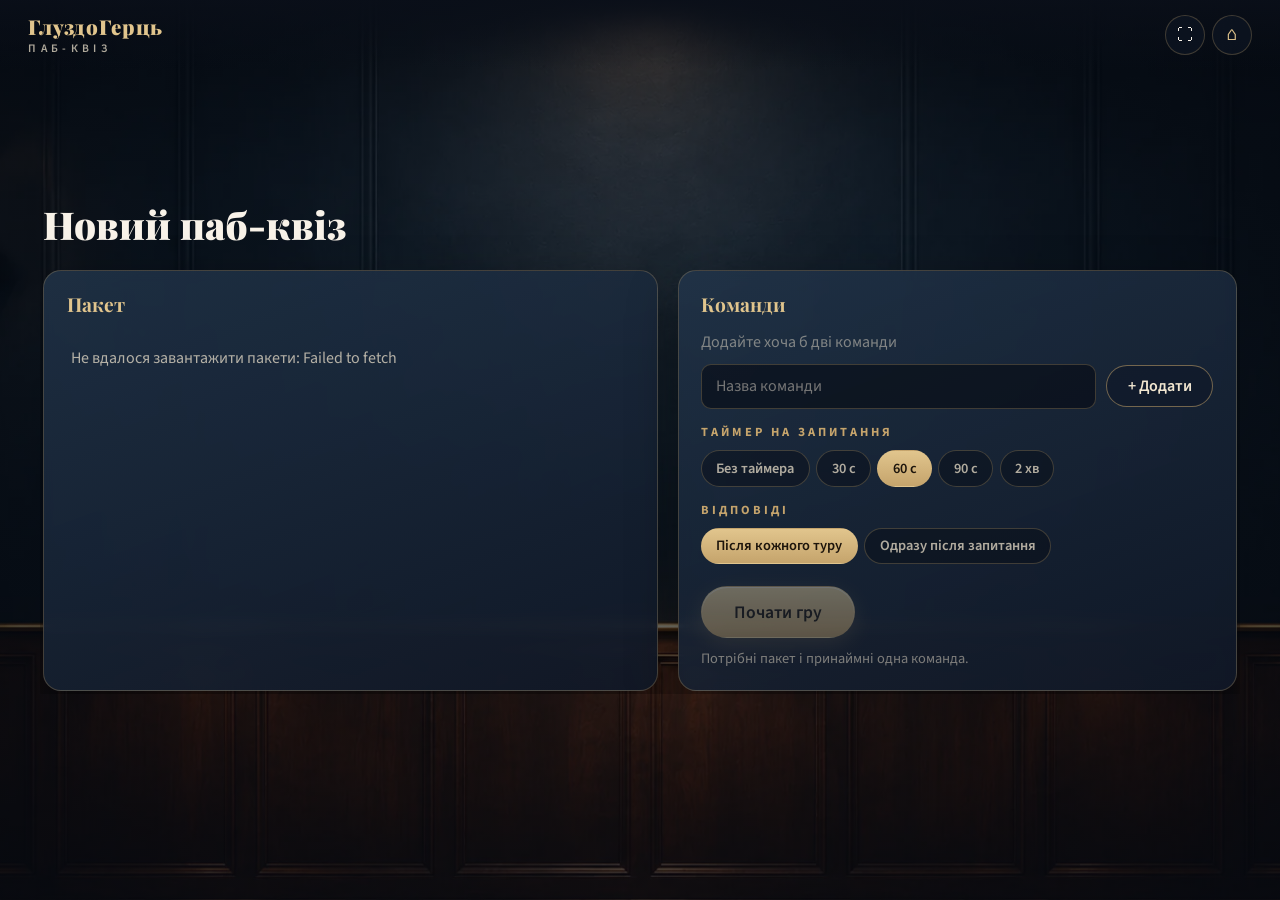
<file: gluzdo.html>
<!DOCTYPE html>
<html lang="uk">
<head>
  <meta charset="UTF-8" />
  <meta name="viewport" content="width=device-width, initial-scale=1.0" />
  <title>ГлуздоГерць — паб-квіз</title>
  <link rel="preconnect" href="https://fonts.googleapis.com" />
  <link href="https://fonts.googleapis.com/css2?family=Playfair+Display:wght@700;900&family=Source+Sans+3:wght@400;600;700&display=swap" rel="stylesheet" />
  <link rel="stylesheet" href="play.css" />
  <script src="supabase.js"></script>
  <script src="games.js"></script>
  <style>
    .score-list { display: flex; flex-direction: column; gap: .45rem; width: min(760px, 100%); max-height: 58vh; overflow-y: auto; }
    .score-item { display: grid; grid-template-columns: 1fr auto; gap: 1rem; align-items: center; padding: .55rem .9rem; border-radius: 12px; background: rgba(25, 37, 54, .85); border: 1px solid var(--line); }
    .score-item b { font-size: 1.1rem; }
    .stepper { display: inline-flex; align-items: center; border: 1px solid var(--line); border-radius: 999px; overflow: hidden; }
    .stepper button { width: 2.4rem; height: 2.4rem; font-size: 1.2rem; color: var(--gold-hi); }
    .stepper button:hover { background: rgba(225, 197, 141, .12); }
    .stepper input { width: 4rem; text-align: center; border: 0; background: transparent; font-weight: 700; font-size: 1.15rem; -moz-appearance: textfield; }
    .stepper input::-webkit-inner-spin-button { -webkit-appearance: none; }
    .podium { display: flex; gap: 1rem; align-items: flex-end; justify-content: center; margin: .5rem 0 1rem; }
    .pod { width: clamp(140px, 16vw, 220px); text-align: center; }
    .pod .bar { border-radius: 14px 14px 4px 4px; background: linear-gradient(180deg, rgba(225, 197, 141, .35), rgba(25, 37, 54, .9)); border: 1px solid var(--line-strong); display: grid; place-items: center; font: 900 2.4rem var(--font-display); color: var(--gold-hi); animation: rise 1s var(--ease) both; transform-origin: bottom; }
    .pod.p1 .bar { height: 170px; } .pod.p2 .bar { height: 120px; animation-delay: .3s; } .pod.p3 .bar { height: 90px; animation-delay: .5s; }
    .pod .nm { font: 700 1.2rem var(--font-display); margin-bottom: .2rem; } .pod .pts { color: var(--text-soft); margin-bottom: .4rem; }
    @keyframes rise { from { transform: scaleY(0); opacity: 0; } to { transform: none; opacity: 1; } }
    .host-bar { position: fixed; left: 50%; bottom: .9rem; transform: translateX(-50%); z-index: 5; display: flex; gap: .5rem; align-items: center; padding: .5rem .6rem .5rem 1.2rem; border-radius: 999px; border: 1px solid var(--line); background: linear-gradient(180deg, rgba(25, 37, 54, .94), rgba(12, 18, 30, .96)); box-shadow: 0 18px 50px rgba(0, 0, 0, .55); max-width: calc(100vw - 1.6rem); flex-wrap: wrap; justify-content: center; }
    .host-bar .ph { font-size: .75rem; font-weight: 700; letter-spacing: .2em; text-transform: uppercase; color: var(--gold); }
    .stage { padding-bottom: 5.5rem; }
    .qtimer { display: flex; align-items: center; gap: 1rem; width: 100%; }
    .tour-list { display: flex; flex-wrap: wrap; gap: .5rem; justify-content: center; margin-top: 1rem; }
    .tour-list span { padding: .3rem .8rem; border-radius: 999px; border: 1px solid var(--line); color: var(--text-soft); font-size: .9rem; }
    .tour-list span.done { opacity: .45; text-decoration: line-through; }
    .tour-list span.cur { border-color: var(--gold-hi); color: var(--gold-hi); }
  </style>
</head>
<body>
<div class="bg"></div>
<div class="app">
  <header class="top">
    <div class="brand">ГлуздоГерць<small>паб-квіз</small></div>
    <div class="top-mid" id="topMid"></div>
    <div class="top-icons">
      <button class="icon-btn" id="btnTable" title="Таблиця (T)" hidden>📊</button>
      <button class="icon-btn" id="btnFs" title="Повний екран (F)">⛶</button>
      <a class="icon-btn" href="index.html?game=gluzdo" title="До пакетів">⌂</a>
    </div>
  </header>

  <main class="stage">
    <!-- НАЛАШТУВАННЯ -->
    <section class="screen" id="sSetup">
      <div class="setup">
        <h2>Новий паб-квіз</h2>
        <div class="panel">
          <h3>Пакет</h3>
          <div class="pkg-pick" id="pkgPick"><div class="empty-note">Завантаження…</div></div>
        </div>
        <div class="panel">
          <h3>Команди</h3>
          <div class="people" id="teamList"></div>
          <div class="row" style="justify-content:flex-start;">
            <input class="field" id="teamName" placeholder="Назва команди" style="flex:1;min-width:180px;" />
            <button class="btn btn-ghost" id="btnAddTeam">+ Додати</button>
          </div>
          <div class="label">Таймер на запитання</div>
          <div class="chips" id="chipsTimer">
            <button data-v="0">Без таймера</button><button data-v="30">30 с</button><button data-v="60">60 с</button><button data-v="90">90 с</button><button data-v="120">2 хв</button>
          </div>
          <div class="label">Відповіді</div>
          <div class="chips" id="chipsAnswers">
            <button data-v="tour">Після кожного туру</button><button data-v="each">Одразу після запитання</button>
          </div>
          <div class="row" style="margin-top:1.4rem;justify-content:flex-start;">
            <button class="btn btn-gold btn-lg" id="btnStart">Почати гру</button>
          </div>
          <p class="dim" id="setupNote" style="margin-top:.6rem;font-size:.9rem;"></p>
        </div>
      </div>
    </section>

    <!-- ВСТУП ТУРУ -->
    <section class="screen" id="sTourIntro">
      <div class="big-title">
        <div class="eyebrow" id="tiEyebrow">Тур 1</div>
        <h1 id="tiName">Розминка</h1>
        <p id="tiInfo"></p>
      </div>
      <div class="tour-list" id="tiList"></div>
    </section>

    <!-- ЗАПИТАННЯ / ВІДПОВІДІ -->
    <section class="screen" id="sQuestion">
      <article class="qcard">
        <div class="qhead"><span class="t" id="qT"></span><span class="m" id="qM"></span></div>
        <div class="qtext" id="qText"></div>
        <div id="qMedia"></div>
        <div id="qAnswer"></div>
        <div class="qtimer" id="qTimer" hidden><div class="tbar" id="tbar"><i id="tbarFill"></i></div><span class="tnum" id="tnum"></span></div>
      </article>
    </section>

    <!-- КІНЕЦЬ ТУРУ -->
    <section class="screen" id="sTourEnd">
      <div class="big-title">
        <div class="eyebrow" id="teEyebrow"></div>
        <h1>Здаємо бланки!</h1>
        <p>Команди, передайте відповіді ведучому</p>
      </div>
    </section>

    <!-- ВНЕСЕННЯ БАЛІВ -->
    <section class="screen" id="sScoring">
      <div class="big-title" style="margin-bottom:.4rem;"><div class="eyebrow">Бали за тур</div></div>
      <div class="chips" id="scoreTours" style="justify-content:center;"></div>
      <div class="score-list" id="scoreList"></div>
    </section>

    <!-- ТАБЛИЦЯ -->
    <section class="screen" id="sBoard">
      <div class="big-title" style="margin-bottom:.3rem;"><div class="eyebrow" id="boardEyebrow">Таблиця після туру 1</div></div>
      <div id="podium"></div>
      <div style="width:100%;max-height:62vh;overflow-y:auto;display:flex;justify-content:center;"><table class="board-table" id="boardTable"></table></div>
    </section>
  </main>

  <div class="host-bar" id="hostBar" hidden>
    <span class="ph" id="hostPhase"></span>
    <span id="hostBtns" class="row"></span>
  </div>
</div>

<div class="modal-bg" id="dlg"><div class="modal"><h3 id="dlgT"></h3><p id="dlgP"></p><div class="row" id="dlgB"></div></div></div>
<div class="toast" id="toast"></div>

<script>
'use strict';
const $ = (id) => document.getElementById(id);
const esc = gEsc;
const KEY = 'qdkk_gluzdo_session';
let packages = [];
let pkg = null, tours = [];
let S = null; // сесія
const setup = { pkgId: new URLSearchParams(location.search).get('id'), teams: [], timer: 60, answers: 'tour' };
try { const p = JSON.parse(localStorage.getItem('qdkk_gluzdo_prefs') || '{}'); Object.assign(setup, { teams: p.teams || [], timer: p.timer ?? 60, answers: p.answers || 'tour' }); } catch {}

function toast(t, ms = 2400) { const el = $('toast'); el.textContent = t; el.classList.add('show'); clearTimeout(toast.t); toast.t = setTimeout(() => el.classList.remove('show'), ms); }
function dialog(title, text, buttons) {
  $('dlgT').textContent = title; $('dlgP').textContent = text;
  $('dlgB').innerHTML = '';
  buttons.forEach((b) => { const el = document.createElement('button'); el.className = 'btn ' + (b.cls || 'btn-ghost'); el.textContent = b.label; el.onclick = () => { $('dlg').classList.remove('open'); b.run && b.run(); }; $('dlgB').appendChild(el); });
  $('dlg').classList.add('open');
}
function save() { if (S) { S.updatedAt = Date.now(); localStorage.setItem(KEY, JSON.stringify(S)); } }
function show(id) {
  document.querySelectorAll('.screen').forEach((s) => s.classList.toggle('active', s.id === id));
  document.body.classList.toggle('bg-dim', id === 'sQuestion' || id === 'sScoring' || id === 'sBoard');
}

// ── Звук (простий синтез) ──
let actx = null;
function beep(f, d, v = .15, delay = 0) {
  try {
    actx = actx || new (window.AudioContext || window.webkitAudioContext)();
    const t = actx.currentTime + delay, o = actx.createOscillator(), g = actx.createGain();
    o.frequency.value = f; g.gain.setValueAtTime(.0001, t); g.gain.exponentialRampToValueAtTime(v, t + .01); g.gain.exponentialRampToValueAtTime(.0001, t + d);
    o.connect(g).connect(actx.destination); o.start(t); o.stop(t + d + .05);
  } catch {}
}

// ════════════════════════════════════════════
//  НАЛАШТУВАННЯ
// ════════════════════════════════════════════
async function init() {
  try { packages = await dbLoadPackages('gluzdo'); } catch (e) { packages = []; $('pkgPick').innerHTML = `<div class="empty-note">Не вдалося завантажити пакети: ${esc(e.message)}</div>`; }
  renderSetup();
  const saved = JSON.parse(localStorage.getItem(KEY) || 'null');
  if (saved && saved.screen !== 'final' && packages.some((p) => p.id === saved.pkgId)) {
    dialog('Продовжити попередню гру?', `Тур ${saved.tourIdx + 1}, команд: ${saved.teams.length}.`, [
      { label: 'Почати нову', cls: 'btn-ghost' },
      { label: 'Продовжити', cls: 'btn-gold', run: () => resume(saved) },
    ]);
  }
  show('sSetup');
}
function renderSetup() {
  if (packages.length) {
    if (!packages.some((p) => p.id === setup.pkgId)) setup.pkgId = packages[0].id;
    $('pkgPick').innerHTML = packages.map((p) => `<label><input type="radio" name="pkg" value="${esc(p.id)}" ${p.id === setup.pkgId ? 'checked' : ''} />
      <span><b>${esc(p.title)}</b><small>${esc([p.tournament, p.date].filter(Boolean).join(' · '))}</small></span><span class="dim">${esc(Gluzdo.summary(p))}</span></label>`).join('');
  } else if (!$('pkgPick').textContent.includes('Не вдалося')) {
    $('pkgPick').innerHTML = '<div class="empty-note">Ще немає пакетів ГлуздоГерцю.<br><a href="index.html?game=gluzdo">Створіть пакет у базі →</a></div>';
  }
  $('teamList').innerHTML = setup.teams.map((t, i) => `<div class="person"><input class="field" data-team="${i}" value="${esc(t)}" /><button data-del-team="${i}" title="Прибрати">✕</button></div>`).join('') || '<div class="dim">Додайте хоча б дві команди</div>';
  document.querySelectorAll('#chipsTimer button').forEach((b) => b.classList.toggle('active', Number(b.dataset.v) === setup.timer));
  document.querySelectorAll('#chipsAnswers button').forEach((b) => b.classList.toggle('active', b.dataset.v === setup.answers));
  const ok = packages.length && setup.teams.filter((t) => t.trim()).length >= 1;
  $('btnStart').disabled = !ok;
  $('setupNote').textContent = ok ? '' : 'Потрібні пакет і принаймні одна команда.';
}
$('pkgPick').addEventListener('change', (e) => { if (e.target.name === 'pkg') setup.pkgId = e.target.value; });
$('btnAddTeam').onclick = () => { const v = $('teamName').value.trim(); if (!v) return; setup.teams.push(v); $('teamName').value = ''; renderSetup(); $('teamName').focus(); };
$('teamName').addEventListener('keydown', (e) => { if (e.key === 'Enter') $('btnAddTeam').click(); });
$('teamList').addEventListener('input', (e) => { const i = e.target.dataset.team; if (i != null) setup.teams[i] = e.target.value; });
$('teamList').addEventListener('click', (e) => { const i = e.target.dataset.delTeam; if (i != null) { setup.teams.splice(Number(i), 1); renderSetup(); } });
$('chipsTimer').addEventListener('click', (e) => { const b = e.target.closest('button'); if (b) { setup.timer = Number(b.dataset.v); renderSetup(); } });
$('chipsAnswers').addEventListener('click', (e) => { const b = e.target.closest('button'); if (b) { setup.answers = b.dataset.v; renderSetup(); } });
$('btnStart').onclick = () => {
  const teams = setup.teams.map((t) => t.trim()).filter(Boolean);
  localStorage.setItem('qdkk_gluzdo_prefs', JSON.stringify({ teams, timer: setup.timer, answers: setup.answers }));
  pkg = packages.find((p) => p.id === setup.pkgId);
  tours = Gluzdo.tours(pkg).filter((t) => t.questions.length);
  if (!tours.length) { toast('У пакеті немає запитань'); return; }
  S = { v: 1, pkgId: pkg.id, teams, timer: setup.timer, answers: setup.answers, scores: teams.map(() => ({})), tourIdx: 0, qIdx: 0, aIdx: 0, scoreTour: 0, screen: 'tourIntro', shown: false };
  try { actx = actx || new (window.AudioContext || window.webkitAudioContext)(); } catch {}
  go('tourIntro');
};
function resume(saved) {
  S = saved;
  pkg = packages.find((p) => p.id === S.pkgId);
  tours = Gluzdo.tours(pkg).filter((t) => t.questions.length);
  S.tourIdx = Math.min(S.tourIdx, tours.length - 1);
  go(S.screen, true);
}

// ════════════════════════════════════════════
//  ПЕРЕБІГ ГРИ
// ════════════════════════════════════════════
const tour = () => tours[S.tourIdx];
const total = (i) => Object.values(S.scores[i]).reduce((s, v) => s + (Number(v) || 0), 0);
function go(screen, restoring) {
  S.screen = screen;
  stopTimer();
  $('hostBar').hidden = false;
  $('btnTable').hidden = false;
  const t = tour();
  $('topMid').innerHTML = `${esc(pkg.title)}<small>Тур ${S.tourIdx + 1} з ${tours.length}</small>`;
  let btns = [];
  switch (screen) {
    case 'tourIntro':
      $('tiEyebrow').textContent = `Тур ${t.tour}`;
      $('tiName').textContent = t.name;
      $('tiInfo').textContent = `${t.questions.length} ${gPlural(t.questions.length, 'запитання', 'запитання', 'запитань')}${S.timer ? ` · ${S.timer} с на кожне` : ''}`;
      $('tiList').innerHTML = tours.map((x, i) => `<span class="${i < S.tourIdx ? 'done' : i === S.tourIdx ? 'cur' : ''}">${esc(x.name)}</span>`).join('');
      show('sTourIntro');
      phase('Вступ туру');
      btns = [['Почати тур', 'btn-gold', () => { S.qIdx = 0; S.shown = false; go('question'); }, '→']];
      if (S.tourIdx > 0) btns.unshift(['← Таблиця', 'btn-ghost', () => go('board')]);
      break;
    case 'question': {
      const q = t.questions[S.qIdx];
      renderQ(q, `${t.name}`, `Запитання ${S.qIdx + 1} з ${t.questions.length}`, S.answers === 'each' && S.shown);
      show('sQuestion');
      phase('Запитання');
      if (S.timer && !restoring && !S.shown) startTimer(S.timer); else $('qTimer').hidden = true;
      btns = [['←', 'btn-ghost', () => prevQ()]];
      if (S.timer) btns.push(['Таймер', 'btn-ghost', () => toggleTimer(), 'Пробіл']);
      if (S.answers === 'each' && !S.shown) btns.push(['Показати відповідь', 'btn-ghost', () => { S.shown = true; go('question', true); }, 'Enter']);
      btns.push([S.qIdx + 1 < t.questions.length ? 'Наступне' : 'Завершити тур', 'btn-gold', () => nextQ(), '→']);
      break;
    }
    case 'tourEnd':
      $('teEyebrow').textContent = `Кінець туру ${t.tour} · ${t.name}`;
      show('sTourEnd'); phase('Бланки');
      btns = [['←', 'btn-ghost', () => { S.qIdx = t.questions.length - 1; go('question', true); }]];
      btns.push(S.answers === 'tour' ? ['Показати відповіді', 'btn-gold', () => { S.aIdx = 0; go('answers'); }, '→'] : ['Внести бали', 'btn-gold', () => { S.scoreTour = S.tourIdx; go('scoring'); }, '→']);
      break;
    case 'answers': {
      const q = t.questions[S.aIdx];
      renderQ(q, `Відповіді · ${t.name}`, `${S.aIdx + 1} з ${t.questions.length}`, true);
      show('sQuestion'); phase('Відповіді');
      btns = [['←', 'btn-ghost', () => { if (S.aIdx > 0) { S.aIdx--; go('answers'); } else go('tourEnd'); }],
        [S.aIdx + 1 < t.questions.length ? 'Наступна відповідь' : 'Внести бали', 'btn-gold', () => { if (S.aIdx + 1 < t.questions.length) { S.aIdx++; go('answers'); } else { S.scoreTour = S.tourIdx; go('scoring'); } }, '→']];
      break;
    }
    case 'scoring':
      renderScoring(); show('sScoring'); phase('Бали');
      btns = [['Показати таблицю', 'btn-gold', () => go('board'), '→']];
      break;
    case 'board': {
      const last = S.tourIdx >= tours.length - 1;
      renderBoard(false); show('sBoard'); phase('Таблиця');
      btns = [['✎ Бали', 'btn-ghost', () => { S.scoreTour = S.tourIdx; go('scoring'); }]];
      btns.push(last ? ['Підсумки гри', 'btn-gold', () => go('final'), '→'] : ['Наступний тур', 'btn-gold', () => { S.tourIdx++; go('tourIntro'); }, '→']);
      break;
    }
    case 'final':
      renderBoard(true); show('sBoard'); phase('Фінал');
      beep(523, .3); beep(659, .3, .15, .15); beep(784, .6, .15, .3);
      btns = [['✎ Бали', 'btn-ghost', () => { S.scoreTour = tours.length - 1; S.tourIdx = tours.length - 1; go('scoring'); }], ['Нова гра', 'btn-gold', () => { localStorage.removeItem(KEY); location.reload(); }]];
      break;
  }
  renderHost(btns);
  save();
}
function phase(t) { $('hostPhase').textContent = t; }
let hostActions = {};
function renderHost(btns) {
  hostActions = {};
  $('hostBtns').innerHTML = btns.map(([label, cls, fn, key], i) => { hostActions[i] = fn; if (key) hostActions[key] = fn; return `<button class="btn ${cls}" data-i="${i}">${esc(label)}${key ? ` <kbd>${esc(key)}</kbd>` : ''}</button>`; }).join('');
}
$('hostBtns').addEventListener('click', (e) => { const b = e.target.closest('[data-i]'); if (b) { b.blur(); hostActions[b.dataset.i](); } });
function nextQ() {
  const t = tour();
  if (S.qIdx + 1 < t.questions.length) { S.qIdx++; S.shown = false; go('question'); } else go('tourEnd');
}
function prevQ() {
  if (S.qIdx > 0) { S.qIdx--; S.shown = false; go('question', true); } else go('tourIntro');
}
function renderQ(q, title, meta, withAnswer) {
  $('qT').textContent = title;
  $('qM').textContent = meta;
  $('qText').textContent = q.question || '';
  $('qText').style.fontSize = q.question && q.question.length > 260 ? 'clamp(1.1rem,2.2vw,2.1rem)' : '';
  $('qMedia').innerHTML = renderMediaHTML(q.media);
  $('qAnswer').innerHTML = withAnswer ? `<div class="answer"><div class="l">Відповідь</div><div class="a">${esc(q.answer || '—')}</div>${q.comment ? `<div class="c">${esc(q.comment)}</div>` : ''}</div>` : '';
}

// ── Таймер ──
let tm = { left: 0, total: 0, run: false, last: 0, raf: 0 };
function startTimer(sec) {
  tm = { left: sec * 1000, total: sec * 1000, run: true, last: performance.now(), raf: 0 };
  $('qTimer').hidden = false;
  loop();
}
function loop() {
  cancelAnimationFrame(tm.raf);
  const step = () => {
    const now = performance.now();
    if (tm.run) { tm.left -= now - tm.last; }
    tm.last = now;
    const left = Math.max(0, tm.left);
    $('tbarFill').style.transform = `scaleX(${left / tm.total})`;
    $('tnum').textContent = Math.ceil(left / 1000) + ' с';
    $('tbar').className = 'tbar' + (left < 10000 ? ' crit' : left < 20000 ? ' warn' : '');
    if (left <= 0 && tm.run) { tm.run = false; $('tnum').textContent = 'Час!'; beep(220, .9, .2); beep(165, 1.1, .15, .05); return; }
    tm.raf = requestAnimationFrame(step);
  };
  tm.raf = requestAnimationFrame(step);
}
function toggleTimer() { if (!tm.total) return; if (tm.left <= 0) { startTimer(tm.total / 1000); return; } tm.run = !tm.run; tm.last = performance.now(); if (tm.run) loop(); toast(tm.run ? 'Таймер іде' : 'Пауза', 1000); }
function stopTimer() { cancelAnimationFrame(tm.raf); tm.run = false; }

// ── Бали й таблиця ──
function renderScoring() {
  const done = tours.slice(0, Math.max(S.tourIdx, S.scoreTour) + 1);
  $('scoreTours').innerHTML = done.map((t, i) => `<button data-st="${i}" class="${i === S.scoreTour ? 'active' : ''}">${esc(t.name)}</button>`).join('');
  const key = tours[S.scoreTour].tour, max = tours[S.scoreTour].questions.length;
  $('scoreList').innerHTML = S.teams.map((n, i) => `<div class="score-item"><b>${esc(n)}</b>
    <span class="stepper"><button data-sd="${i}" data-d="-1">−</button><input type="number" min="0" max="${max}" step="0.5" data-sc="${i}" value="${S.scores[i][key] ?? ''}" placeholder="0" /><button data-sd="${i}" data-d="1">+</button></span></div>`).join('');
}
$('scoreTours').addEventListener('click', (e) => { const b = e.target.closest('[data-st]'); if (b) { S.scoreTour = Number(b.dataset.st); renderScoring(); save(); } });
$('scoreList').addEventListener('input', (e) => { const i = e.target.dataset.sc; if (i == null) return; const v = e.target.value === '' ? undefined : Number(e.target.value); const key = tours[S.scoreTour].tour; if (v === undefined) delete S.scores[i][key]; else S.scores[i][key] = v; save(); });
$('scoreList').addEventListener('click', (e) => {
  const b = e.target.closest('[data-sd]'); if (!b) return;
  const i = Number(b.dataset.sd), key = tours[S.scoreTour].tour, max = tours[S.scoreTour].questions.length;
  S.scores[i][key] = Math.max(0, Math.min(max, (Number(S.scores[i][key]) || 0) + Number(b.dataset.d)));
  b.parentElement.querySelector('input').value = S.scores[i][key];
  save();
});
function renderBoard(final) {
  const upto = final ? tours.length : S.tourIdx + 1;
  const shown = tours.slice(0, upto);
  const rows = S.teams.map((n, i) => ({ n, i, total: total(i) })).sort((a, b) => b.total - a.total || a.n.localeCompare(b.n, 'uk'));
  let place = 0, prev = null;
  rows.forEach((r, k) => { if (r.total !== prev) place = k + 1; r.place = place; prev = r.total; });
  $('boardEyebrow').textContent = final ? 'Підсумки гри' : `Таблиця після туру ${S.tourIdx + 1} · ${tour().name}`;
  $('podium').innerHTML = final && rows.length ? `<div class="podium">${[1, 0, 2].filter((k) => rows[k]).map((k) => `<div class="pod p${k + 1}"><div class="nm">${esc(rows[k].n)}</div><div class="pts">${fmt(rows[k].total)} ${gPlural(Math.round(rows[k].total), 'бал', 'бали', 'балів')}</div><div class="bar">${rows[k].place}</div></div>`).join('')}</div>` : '';
  $('boardTable').innerHTML = `<tr><th>#</th><th>Команда</th>${shown.map((t) => `<th title="${esc(t.name)}">Т${t.tour}</th>`).join('')}<th>Разом</th></tr>` +
    rows.map((r) => `<tr class="${r.place === 1 && r.total > 0 ? 'lead' : ''}"><td>${r.place}</td><td class="name">${esc(r.n)}</td>${shown.map((t) => `<td>${S.scores[r.i][t.tour] != null ? fmt(S.scores[r.i][t.tour]) : '—'}</td>`).join('')}<td>${fmt(r.total)}</td></tr>`).join('');
}
const fmt = (v) => (Math.round(v * 10) / 10).toString().replace('.', ',');

// ── Клавіші, повний екран ──
document.addEventListener('keydown', (e) => {
  if (e.target.tagName === 'INPUT' || e.ctrlKey || e.metaKey || e.altKey || $('dlg').classList.contains('open')) return;
  if (e.code === 'KeyF') { toggleFs(); return; }
  if (!S || $('sSetup').classList.contains('active')) return;
  if (e.code === 'ArrowRight' && hostActions['→']) { e.preventDefault(); hostActions['→'](); }
  else if (e.code === 'ArrowLeft' && hostActions[0] && $('hostBtns').firstElementChild.textContent.startsWith('←')) { hostActions[0](); }
  else if (e.code === 'Space' && hostActions['Пробіл']) { e.preventDefault(); hostActions['Пробіл'](); }
  else if (e.code === 'Enter' && hostActions['Enter']) { e.preventDefault(); hostActions['Enter'](); }
  else if (e.code === 'KeyT') $('btnTable').click();
});
$('btnTable').onclick = () => { if (!S) return; if (S._peek) { S._peek = false; go(S.screen, true); } else if (S.screen !== 'board' && S.screen !== 'final') { stopTimer(); renderBoard(false); show('sBoard'); S._peek = true; toast('Таблиця — натисніть T ще раз, щоб повернутися', 1800); } };
function toggleFs() { if (document.fullscreenElement) document.exitFullscreen(); else document.documentElement.requestFullscreen?.().catch(() => toast('Повний екран недоступний')); }
$('btnFs').onclick = toggleFs;
init();
</script>
</body>
</html>
</file>
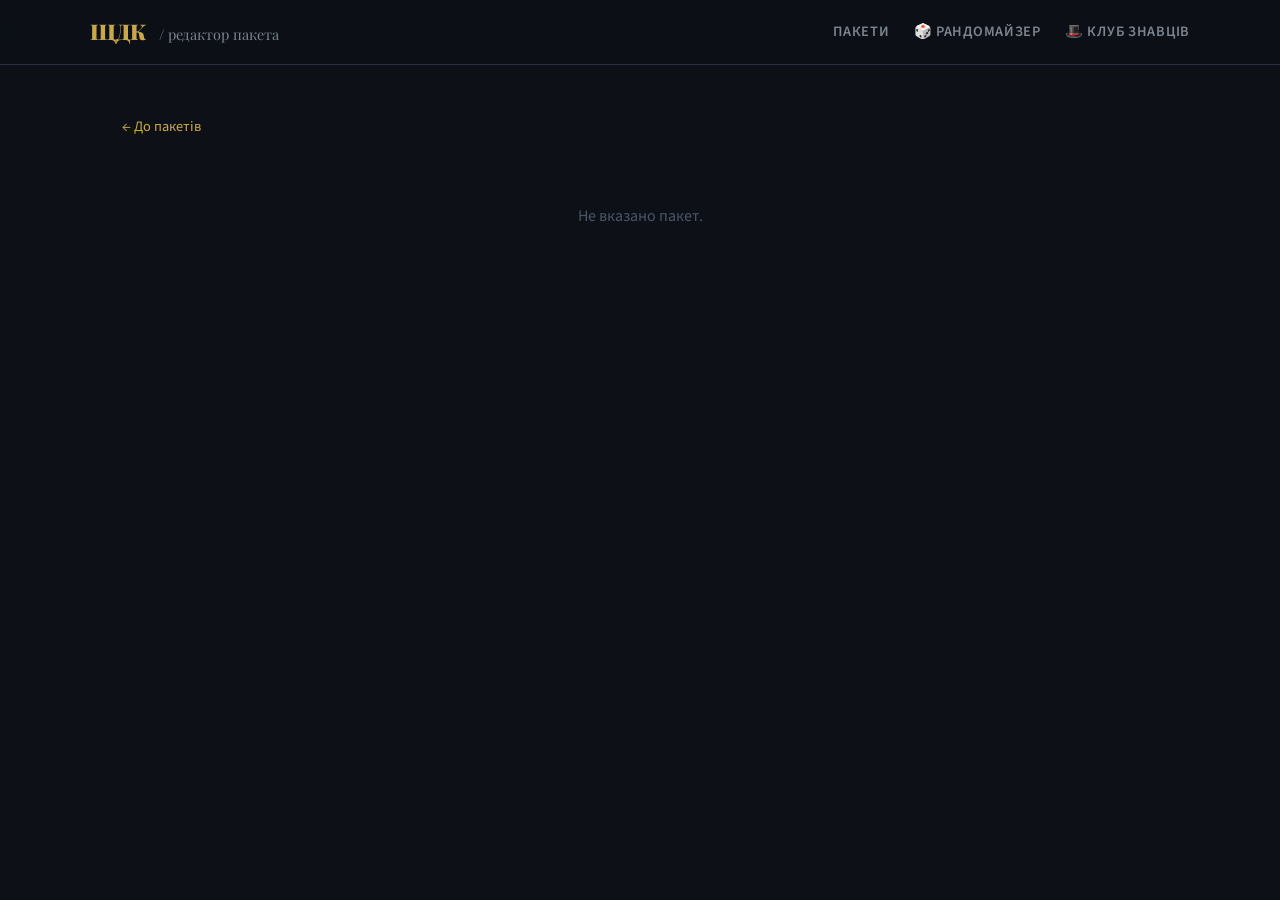
<file: pack.html>
<!DOCTYPE html>
<html lang="uk">
<head>
  <meta charset="UTF-8" />
  <meta name="viewport" content="width=device-width, initial-scale=1.0" />
  <title>Редактор пакета</title>
  <link rel="stylesheet" href="styles.css" />
  <script src="supabase.js"></script>
  <script src="games.js"></script>
  <style>
    .pk-back { display:inline-block; margin-bottom:1rem; font-size:.9rem; }
    .pk-head { display:flex; justify-content:space-between; gap:1.5rem; flex-wrap:wrap; align-items:flex-start; margin-bottom:1.5rem; }
    .pk-head-main { flex:1; min-width:280px; }
    .pk-title-input { width:100%; background:transparent; border:0; border-bottom:1px dashed var(--border); color:var(--text);
      font:900 clamp(1.5rem,3vw,2.2rem) 'Playfair Display',serif; padding:.2rem 0; margin:.5rem 0 .6rem; outline:none; }
    .pk-title-input:focus { border-bottom-color:var(--accent); }
    .pk-meta-row { display:flex; gap:.6rem; flex-wrap:wrap; }
    .pk-meta-row .form-input { width:auto; min-width:200px; padding:.45rem .7rem; font-size:.9rem; }
    .pk-actions { display:flex; gap:.5rem; flex-wrap:wrap; align-items:center; }
    .save-state { font-size:.82rem; color:var(--text-dim); margin-right:.3rem; }
    .save-state.dirty { color:#e0a54a; }
    .pk-summary { color:var(--text-muted); font-size:.9rem; margin-top:.4rem; }

    /* ГлуздоГерць */
    .tour-block { background:var(--bg-card); border:1px solid var(--border); border-radius:var(--radius-lg); padding:1rem 1.1rem; margin-bottom:1.2rem; }
    .tour-head { display:flex; gap:.7rem; align-items:center; margin-bottom:.8rem; flex-wrap:wrap; }
    .tour-num { font:700 1.15rem 'Playfair Display',serif; color:var(--accent); white-space:nowrap; }
    .tour-name { flex:1; min-width:180px; }
    .tour-count { color:var(--text-dim); font-size:.85rem; }
    .gq-card { display:grid; grid-template-columns:auto 1fr auto; gap:.8rem; padding:.8rem; border:1px solid var(--border); border-radius:var(--radius); background:var(--bg); margin-bottom:.6rem; }
    .gq-num { font:700 1.05rem 'Playfair Display',serif; color:var(--accent); min-width:1.8rem; text-align:center; padding-top:.35rem; }
    .gq-fields { display:flex; flex-direction:column; gap:.45rem; min-width:0; }
    .gq-fields textarea { min-height:3.2em; resize:vertical; }
    .gq-row { display:grid; grid-template-columns:1fr 1fr; gap:.45rem; }
    .gq-tools { display:flex; flex-direction:column; gap:.25rem; }
    .gq-tools button { padding:.25rem .5rem; font-size:.8rem; }
    .gq-card .form-input { padding:.5rem .7rem; font-size:.92rem; }
    .add-dashed { width:100%; justify-content:center; border:1px dashed var(--border) !important; }

    /* медіа */
    .media-row { display:flex; flex-wrap:wrap; gap:.4rem; align-items:center; }
    .media-chip { display:inline-flex; align-items:center; gap:.35rem; background:var(--bg-hover); border:1px solid var(--border); border-radius:8px; padding:.2rem .4rem; font-size:.8rem; color:var(--text-muted); max-width:220px; }
    .media-chip img { width:42px; height:30px; object-fit:cover; border-radius:4px; }
    .media-chip a { color:var(--text-muted); overflow:hidden; text-overflow:ellipsis; white-space:nowrap; max-width:130px; }
    .media-chip button { background:none; border:0; color:var(--danger); cursor:pointer; font-size:.9rem; }
    .media-btn { font-size:.78rem !important; padding:.25rem .55rem !important; }
    .media-uploading { font-size:.8rem; color:#e0a54a; }

    /* Своя гра */
    .round-tabs { display:flex; gap:.4rem; flex-wrap:wrap; margin-bottom:1rem; }
    .round-tab { background:var(--bg-card); border:1px solid var(--border); color:var(--text-muted); border-radius:999px; padding:.45rem 1rem; cursor:pointer; font-weight:600; font-size:.9rem; }
    .round-tab.active { background:var(--accent); color:#0d1117; border-color:transparent; }
    .round-tab.add { border-style:dashed; }
    .round-head { display:flex; gap:.6rem; align-items:center; margin-bottom:.9rem; flex-wrap:wrap; }
    .round-head .form-input { max-width:340px; }
    .board-ed { display:flex; flex-direction:column; gap:.45rem; overflow-x:auto; padding-bottom:.4rem; }
    .theme-row { display:grid; grid-template-columns:minmax(170px,230px) 1fr auto; gap:.45rem; align-items:stretch; }
    .theme-row .theme-name { font-weight:600; }
    .cells { display:flex; gap:.45rem; }
    .cell { flex:0 1 200px; min-width:105px; min-height:74px; background:var(--bg-card); border:1px solid var(--border); border-radius:var(--radius); padding:.4rem .5rem; cursor:pointer; text-align:left; color:var(--text); display:flex; flex-direction:column; gap:.15rem; transition:border-color .15s, transform .15s; font-family:inherit; }
    .cell:hover { border-color:var(--accent); transform:translateY(-1px); }
    .cell-val { font:700 1.1rem 'Playfair Display',serif; color:var(--accent); }
    .cell-q { font-size:.75rem; color:var(--text-muted); overflow:hidden; display:-webkit-box; -webkit-line-clamp:2; -webkit-box-orient:vertical; }
    .cell-q.empty { color:var(--danger); opacity:.8; }
    .cell-badges { font-size:.72rem; }
    .cell.add { flex:0 0 46px; align-items:center; justify-content:center; border-style:dashed; color:var(--text-dim); font-size:1.2rem; }
    .final-card { background:var(--bg-card); border:1px solid var(--border); border-radius:var(--radius-lg); padding:1rem; margin-bottom:.8rem; }
    .final-card .gq-fields { margin-top:.5rem; }
    .qm-grid { display:grid; grid-template-columns:1fr 1fr; gap:.7rem; }
    @media (max-width:700px) { .gq-row, .qm-grid { grid-template-columns:1fr; } .theme-row { grid-template-columns:1fr; } }
  </style>
</head>
<body>

<header class="site-header">
  <div class="header-inner">
    <div class="site-logo">ЩДК <span>/ редактор пакета</span></div>
    <nav class="nav-links">
      <a href="index.html">Пакети</a>
      <a href="randomizer.html">🎲 Рандомайзер</a>
      <a href="studio.html">🎩 Клуб знавців</a>
    </nav>
  </div>
</header>

<main class="main-content">
  <a class="pk-back" href="index.html" id="backLink">← До пакетів</a>
  <div id="loading" style="padding:3rem;text-align:center;color:var(--text-dim);">⏳ Завантаження пакета…</div>

  <div id="pkWrap" style="display:none;">
    <div class="pk-head">
      <div class="pk-head-main">
        <span class="game-badge" id="gameBadge"></span>
        <input class="pk-title-input" id="pkTitle" placeholder="Назва пакета" />
        <div class="pk-meta-row">
          <input class="form-input" id="pkTournament" placeholder="Турнір / подія" />
          <input class="form-input" id="pkDate" type="date" />
        </div>
        <div class="pk-summary" id="pkSummary"></div>
      </div>
      <div class="pk-actions">
        <span class="save-state" id="saveState">Збережено</span>
        <button class="btn btn-secondary" type="button" onclick="openImport()">📋 Імпорт тексту</button>
        <button class="btn btn-secondary" type="button" onclick="savePackage()">💾 Зберегти</button>
        <button class="btn btn-primary" type="button" onclick="playPackage()">▶ Грати</button>
      </div>
    </div>
    <div id="editor"></div>
  </div>
</main>

<!-- Імпорт тексту -->
<div class="modal-overlay" id="importModal">
  <div class="modal">
    <div class="modal-header">
      <h2 class="modal-title">📋 Імпорт тексту</h2>
      <button class="modal-close" onclick="closeModal('importModal')">✕</button>
    </div>
    <div class="modal-body">
      <textarea class="form-input" id="impText" rows="12" style="font-family:monospace;font-size:.85rem;resize:vertical;" placeholder="Вставте текст пакета…"></textarea>
      <div style="display:flex;gap:1rem;margin:.8rem 0;color:var(--text-muted);flex-wrap:wrap;">
        <label><input type="radio" name="impMode" value="append" checked /> Додати до наявного</label>
        <label><input type="radio" name="impMode" value="replace" /> Замінити весь вміст</label>
      </div>
      <pre id="impHelp" style="white-space:pre-wrap;font-size:.8rem;color:var(--text-dim);"></pre>
    </div>
    <div class="modal-footer">
      <button class="btn btn-secondary" onclick="closeModal('importModal')">Скасувати</button>
      <button class="btn btn-primary" onclick="applyImport()">Імпортувати</button>
    </div>
  </div>
</div>

<!-- Редагування клітинки Своєї гри -->
<div class="modal-overlay" id="qModal">
  <div class="modal">
    <div class="modal-header">
      <h2 class="modal-title" id="qmTitle">Запитання</h2>
      <button class="modal-close" onclick="closeModal('qModal')">✕</button>
    </div>
    <div class="modal-body" id="qmBody"></div>
    <div class="modal-footer">
      <button class="btn btn-danger" onclick="deleteCurrentCell()">🗑 Видалити клітинку</button>
      <button class="btn btn-primary" onclick="closeModal('qModal')">Готово</button>
    </div>
  </div>
</div>

<input type="file" id="mediaFile" hidden />
<div class="toast-container" id="toastContainer"></div>

<script>
// ════════════════════════════════════════════
//  СТАН
// ════════════════════════════════════════════
let pkg = null;
let dirty = false;
let activeRound = null;     // ключ раунду Своєї гри
let editingNum = null;      // номер запитання в модалці
const esc = gEsc;

function toast(text, type = 'info') {
  const icons = { success: '✅', error: '❌', info: 'ℹ️' };
  const el = document.createElement('div');
  el.className = `toast ${type}`;
  el.innerHTML = `<span>${icons[type]}</span><span>${esc(text)}</span>`;
  document.getElementById('toastContainer').appendChild(el);
  setTimeout(() => el.remove(), 4000);
}
function setDirty(v = true) {
  dirty = v;
  const s = document.getElementById('saveState');
  s.textContent = v ? 'Є незбережені зміни' : 'Збережено';
  s.classList.toggle('dirty', v);
}
function closeModal(id) { document.getElementById(id).classList.remove('active'); if (id === 'qModal') { editingNum = null; render(); } }
function openModal(id) { document.getElementById(id).classList.add('active'); }
const byNum = (n) => pkg.questions.find((q) => q.number === n);
const nextNum = () => pkg.questions.reduce((m, q) => Math.max(m, q.number || 0), 0) + 1;
const isGluzdo = () => pkg.game === 'gluzdo';

// ════════════════════════════════════════════
//  ЗАВАНТАЖЕННЯ / ЗБЕРЕЖЕННЯ
// ════════════════════════════════════════════
document.addEventListener('DOMContentLoaded', async () => {
  const id = new URLSearchParams(location.search).get('id');
  if (!id) { document.getElementById('loading').textContent = 'Не вказано пакет.'; return; }
  try {
    pkg = await dbGetPackage(id);
  } catch (e) {
    document.getElementById('loading').textContent = 'Не вдалося завантажити пакет: ' + e.message;
    return;
  }
  if (!pkg) { document.getElementById('loading').textContent = 'Пакет не знайдено.'; return; }
  if (pkg.game === 'chgk') { location.replace(`questions.html?id=${encodeURIComponent(id)}`); return; }
  pkg.questions = (pkg.questions || []).map((q) => ({ media: [], comment: '', answer: '', question: '', ...q }));
  pkg.tags_data = pkg.tags_data || {};
  document.getElementById('backLink').href = `index.html?game=${pkg.game}`;
  document.getElementById('gameBadge').textContent = `${GAMES[pkg.game].icon} ${GAMES[pkg.game].name}`;
  document.getElementById('pkTitle').value = pkg.title || '';
  document.getElementById('pkTournament').value = pkg.tournament || '';
  document.getElementById('pkDate').value = pkg.date || '';
  document.title = `${pkg.title} — редактор`;
  document.getElementById('loading').style.display = 'none';
  document.getElementById('pkWrap').style.display = '';
  ['pkTitle', 'pkTournament', 'pkDate'].forEach((id) => document.getElementById(id).addEventListener('input', () => setDirty()));
  bindEditor();
  render();
});

function canonicalOrder() {
  if (isGluzdo()) {
    const tours = Gluzdo.tours(pkg);
    return tours.flatMap((t) => t.questions);
  }
  return Svoya.rounds(pkg).flatMap((r) => r.themes.flatMap((t) => t.questions));
}
async function savePackage(silent) {
  pkg.title = document.getElementById('pkTitle').value.trim() || 'Без назви';
  pkg.tournament = document.getElementById('pkTournament').value.trim();
  pkg.date = document.getElementById('pkDate').value;
  pkg.questions = canonicalOrder();
  try {
    await dbUpdatePackage(pkg);
    setDirty(false);
    if (!silent) toast('Пакет збережено', 'success');
    return true;
  } catch (e) {
    toast('Помилка збереження: ' + e.message, 'error');
    return false;
  }
}
async function playPackage() {
  if (dirty && !(await savePackage(true))) return;
  location.href = playUrl(pkg);
}
window.addEventListener('beforeunload', (e) => { if (dirty) { e.preventDefault(); e.returnValue = ''; } });
document.addEventListener('keydown', (e) => { if ((e.ctrlKey || e.metaKey) && e.key.toLowerCase() === 's') { e.preventDefault(); savePackage(); } });

// ════════════════════════════════════════════
//  РЕНДЕР
// ════════════════════════════════════════════
function render() {
  document.getElementById('pkSummary').textContent = packageSummary(pkg);
  if (isGluzdo()) renderGluzdo(); else renderSvoya();
}

function mediaRowHTML(q) {
  const chips = (q.media || []).map((m, i) => `
    <span class="media-chip">${m.type === 'image' ? `<img src="${esc(m.url)}" alt="" />` : (m.type === 'audio' ? '🎵' : '🎬')}
      <a href="${esc(m.url)}" target="_blank" rel="noopener">${esc(m.name || m.url.split('/').pop())}</a>
      <button type="button" title="Прибрати" data-media-del="${q.number}" data-i="${i}">✕</button></span>`).join('');
  return `<div class="media-row">${chips}
    <button type="button" class="btn btn-ghost media-btn" data-upload="${q.number}" data-kind="image">🖼 Картинка</button>
    <button type="button" class="btn btn-ghost media-btn" data-upload="${q.number}" data-kind="audio">🎵 Аудіо</button>
    <button type="button" class="btn btn-ghost media-btn" data-upload="${q.number}" data-kind="video">🎬 Відео</button>
    <button type="button" class="btn btn-ghost media-btn" data-media-url="${q.number}">🔗 За посиланням</button>
    <span class="media-uploading" id="up_${q.number}"></span></div>`;
}
function qFieldsHTML(q, opts = {}) {
  return `<div class="gq-fields" data-num="${q.number}">
    <textarea class="form-input" data-f="question" rows="${opts.rows || 2}" placeholder="Текст запитання">${esc(q.question)}</textarea>
    <div class="gq-row">
      <input class="form-input" data-f="answer" placeholder="Відповідь" value="${esc(q.answer)}" />
      <input class="form-input" data-f="comment" placeholder="Коментар / джерело" value="${esc(q.comment)}" />
    </div>
    ${mediaRowHTML(q)}
  </div>`;
}

// ---- ГлуздоГерць ----
function renderGluzdo() {
  const tours = Gluzdo.tours(pkg);
  let html = '';
  for (const t of tours) {
    html += `<section class="tour-block" data-tour="${t.tour}">
      <div class="tour-head">
        <span class="tour-num">Тур ${t.tour}</span>
        <input class="form-input tour-name" data-tour-name="${t.tour}" placeholder="Назва туру (наприклад, «Музичний»)" value="${esc((pkg.tags_data.__tours || {})[t.tour] || '')}" />
        <span class="tour-count">${t.questions.length} ${gPlural(t.questions.length, 'запитання', 'запитання', 'запитань')}</span>
        <button class="btn btn-danger" type="button" data-del-tour="${t.tour}" style="font-size:.8rem;padding:.3rem .6rem;">🗑 Тур</button>
      </div>
      ${t.questions.map((q, i) => `<div class="gq-card">
        <div class="gq-num">${i + 1}</div>
        ${qFieldsHTML(q)}
        <div class="gq-tools">
          <button class="btn btn-ghost" type="button" data-move="${q.number}" data-d="-1" title="Вище">↑</button>
          <button class="btn btn-ghost" type="button" data-move="${q.number}" data-d="1" title="Нижче">↓</button>
          <button class="btn btn-ghost" type="button" data-del-q="${q.number}" title="Видалити" style="color:var(--danger);">🗑</button>
        </div></div>`).join('')}
      <button class="btn btn-ghost add-dashed" type="button" data-add-q="${t.tour}">+ Запитання в тур ${t.tour}</button>
    </section>`;
  }
  html += `<button class="btn btn-secondary add-dashed" type="button" data-add-tour>+ Додати тур</button>`;
  document.getElementById('editor').innerHTML = html;
}

// ---- Своя гра ----
function renderSvoya() {
  const rounds = Svoya.rounds(pkg);
  if (!rounds.find((r) => r.key === activeRound)) activeRound = rounds[0] ? rounds[0].key : null;
  const hasFinal = rounds.some((r) => r.isFinal);
  let html = `<div class="round-tabs">${rounds.map((r) => `<button type="button" class="round-tab ${r.key === activeRound ? 'active' : ''}" data-round-tab="${r.key}">${esc(r.name)}</button>`).join('')}
    <button type="button" class="round-tab add" data-add-round>+ Раунд</button>
    ${hasFinal ? '' : '<button type="button" class="round-tab add" data-add-final>+ Фінал</button>'}</div>`;
  const r = rounds.find((x) => x.key === activeRound);
  if (!r) { html += '<p style="color:var(--text-dim)">Немає раундів — додайте перший.</p>'; document.getElementById('editor').innerHTML = html; return; }
  html += `<div class="round-head">
    <input class="form-input" data-round-name="${r.key}" value="${esc((pkg.tags_data.__rounds || {})[r.key] || '')}" placeholder="${esc(r.isFinal ? 'Фінал' : 'Раунд ' + r.key)} (назва)" />
    <button class="btn btn-danger" type="button" data-del-round="${r.key}" style="font-size:.85rem;">🗑 Видалити ${r.isFinal ? 'фінал' : 'раунд'}</button>
  </div>`;
  if (r.isFinal) {
    html += '<p style="color:var(--text-muted);font-size:.9rem;margin-bottom:.8rem;">У фіналі гравці по черзі прибирають теми; на тему, що лишилась, роблять ставки.</p>';
    html += r.themes.map((t) => t.questions.map((q) => `<div class="final-card">
        <div class="tour-head" style="margin:0;"><span class="tour-num">Тема</span>
          <input class="form-input" data-final-theme="${q.number}" value="${esc(q.theme)}" placeholder="Назва теми" style="flex:1;" />
          <button class="btn btn-ghost" type="button" data-del-q="${q.number}" style="color:var(--danger);">🗑</button></div>
        ${qFieldsHTML(q)}</div>`).join('')).join('');
    html += `<button class="btn btn-ghost add-dashed" type="button" data-add-final-theme>+ Фінальна тема</button>`;
  } else {
    html += '<div class="board-ed">' + r.themes.map((t) => `<div class="theme-row">
      <input class="form-input theme-name" data-theme-rename="${esc(t.name)}" value="${esc(t.name)}" />
      <div class="cells">${t.questions.map((q) => `<button type="button" class="cell" data-cell="${q.number}">
          <span class="cell-val">${q.value}</span>
          <span class="cell-q ${q.question.trim() || (q.media || []).length ? '' : 'empty'}">${esc(q.question.trim() || ((q.media || []).length ? '[медіа]' : 'порожньо'))}</span>
          <span class="cell-badges">${q.type === 'cat' ? '🐱 кіт' : ''}${q.type === 'auction' ? '🔨 аукціон' : ''} ${(q.media || []).map((m) => m.type === 'image' ? '🖼' : m.type === 'audio' ? '🎵' : '🎬').join('')} ${q.answer.trim() ? '' : '<span style="color:var(--danger)">без відповіді</span>'}</span>
        </button>`).join('')}
        <button type="button" class="cell add" data-add-cell="${esc(t.name)}" title="Додати ціну">+</button></div>
      <button class="btn btn-ghost" type="button" data-del-theme="${esc(t.name)}" title="Видалити тему" style="color:var(--danger);">🗑</button>
    </div>`).join('') + '</div>';
    html += `<button class="btn btn-ghost add-dashed" type="button" data-add-theme style="margin-top:.6rem;">+ Тема</button>`;
  }
  document.getElementById('editor').innerHTML = html;
}

function openCell(num) {
  const q = byNum(num); if (!q) return;
  editingNum = num;
  document.getElementById('qmTitle').textContent = `${q.theme} · ${q.value}`;
  document.getElementById('qmBody').innerHTML = `
    <div class="qm-grid">
      <div class="form-group"><label class="form-label">Ціна</label><input class="form-input" type="number" step="10" data-qm="value" value="${q.value}" /></div>
      <div class="form-group"><label class="form-label">Тип</label><select class="form-input" data-qm="type">
        ${Object.entries(Svoya.TYPES).map(([k, v]) => `<option value="${k}" ${q.type === k ? 'selected' : ''}>${v}</option>`).join('')}</select></div>
    </div>
    <div class="qm-grid" id="catFields" style="${q.type === 'cat' ? '' : 'display:none'}">
      <div class="form-group"><label class="form-label">Тема кота (оголошується гравцю)</label><input class="form-input" data-qm="catTheme" value="${esc(q.catTheme || '')}" placeholder="${esc(q.theme)}" /></div>
      <div class="form-group"><label class="form-label">Ціна кота</label><input class="form-input" type="number" step="10" data-qm="catValue" value="${q.catValue || q.value}" /></div>
    </div>
    <p id="auctionNote" style="${q.type === 'auction' ? '' : 'display:none'};color:var(--text-muted);font-size:.85rem;margin-bottom:.8rem;">Аукціон: гравці торгуються, мінімальна ставка — ціна клітинки.</p>
    ${qFieldsHTML(q, { rows: 4 })}`;
  openModal('qModal');
}
function deleteCurrentCell() {
  if (editingNum == null) return;
  if (!confirm('Видалити це запитання?')) return;
  pkg.questions = pkg.questions.filter((q) => q.number !== editingNum);
  setDirty();
  closeModal('qModal');
}

// ════════════════════════════════════════════
//  ПОДІЇ РЕДАКТОРА
// ════════════════════════════════════════════
function bindEditor() {
  const root = document.body;
  root.addEventListener('input', (e) => {
    const t = e.target;
    const f = t.dataset.f;
    if (f) {
      const num = Number(t.closest('[data-num]').dataset.num);
      const q = byNum(num); if (q) { q[f] = t.value; setDirty(); }
      return;
    }
    if (t.dataset.qm) {
      const q = byNum(editingNum); if (!q) return;
      const k = t.dataset.qm;
      q[k] = (k === 'value' || k === 'catValue') ? Number(t.value) || 0 : t.value;
      if (k === 'type') { document.getElementById('catFields').style.display = t.value === 'cat' ? '' : 'none'; document.getElementById('auctionNote').style.display = t.value === 'auction' ? '' : 'none'; }
      document.getElementById('qmTitle').textContent = `${q.theme} · ${q.value}`;
      setDirty();
      return;
    }
    if (t.dataset.tourName) {
      pkg.tags_data.__tours = pkg.tags_data.__tours || {};
      if (t.value.trim()) pkg.tags_data.__tours[t.dataset.tourName] = t.value; else delete pkg.tags_data.__tours[t.dataset.tourName];
      setDirty(); return;
    }
    if (t.dataset.roundName) {
      pkg.tags_data.__rounds = pkg.tags_data.__rounds || {};
      if (t.value.trim()) pkg.tags_data.__rounds[t.dataset.roundName] = t.value; else delete pkg.tags_data.__rounds[t.dataset.roundName];
      document.querySelector(`[data-round-tab="${CSS.escape(t.dataset.roundName)}"]`).textContent = Svoya.roundName(pkg, t.dataset.roundName);
      setDirty(); return;
    }
    if (t.dataset.finalTheme) { const q = byNum(Number(t.dataset.finalTheme)); if (q) { q.theme = t.value; setDirty(); } }
  });
  root.addEventListener('change', (e) => {
    const t = e.target;
    if (t.dataset.qm === 'type') t.dispatchEvent(new Event('input', { bubbles: true }));
    if (t.dataset.themeRename !== undefined) {
      const oldName = t.dataset.themeRename, name = t.value.trim();
      if (!name || name === oldName) { t.value = oldName; return; }
      const r = Svoya.rounds(pkg).find((x) => x.key === activeRound);
      if (r.themes.some((x) => x.name === name)) { toast('Тема з такою назвою вже є в цьому раунді', 'error'); t.value = oldName; return; }
      pkg.questions.forEach((q) => { if (String(q.round) === activeRound && q.theme === oldName) q.theme = name; });
      setDirty(); render();
    }
  });
  root.addEventListener('click', async (e) => {
    const b = e.target.closest('button'); if (!b) return;
    const d = b.dataset;
    if (d.cell) return openCell(Number(d.cell));
    if (d.roundTab) { activeRound = d.roundTab; return render(); }
    if (d.upload) return pickMedia(Number(d.upload), d.kind);
    if (d.mediaUrl) {
      const url = prompt('Посилання на картинку, аудіо або відео:');
      if (url && /^https?:\/\//.test(url.trim())) { byNum(Number(d.mediaUrl)).media.push({ type: mediaTypeFromUrl(url), url: url.trim() }); setDirty(); refreshAfterMedia(); }
      return;
    }
    if (d.mediaDel) { byNum(Number(d.mediaDel)).media.splice(Number(d.i), 1); setDirty(); return refreshAfterMedia(); }
    // ГлуздоГерць
    if (d.addQ) { pkg.questions.push({ number: nextNum(), tour: Number(d.addQ), question: '', answer: '', comment: '', media: [] }); setDirty(); return render(); }
    if (d.addTour !== undefined) {
      const t = Gluzdo.tours(pkg).reduce((m, x) => Math.max(m, x.tour), 0) + 1;
      for (let i = 0; i < 8; i++) pkg.questions.push({ number: nextNum(), tour: t, question: '', answer: '', comment: '', media: [] });
      setDirty(); return render();
    }
    if (d.delTour) {
      if (!confirm(`Видалити тур ${d.delTour} з усіма запитаннями?`)) return;
      pkg.questions = pkg.questions.filter((q) => String(q.tour) !== d.delTour);
      if (pkg.tags_data.__tours) delete pkg.tags_data.__tours[d.delTour];
      setDirty(); return render();
    }
    if (d.delQ) {
      if (!confirm('Видалити запитання?')) return;
      pkg.questions = pkg.questions.filter((q) => q.number !== Number(d.delQ)); setDirty(); return render();
    }
    if (d.move) {
      const q = byNum(Number(d.move));
      const list = pkg.questions.filter((x) => x.tour === q.tour);
      const i = list.indexOf(q), j = i + Number(d.d);
      if (j < 0 || j >= list.length) return;
      const a = pkg.questions.indexOf(q), bIdx = pkg.questions.indexOf(list[j]);
      [pkg.questions[a], pkg.questions[bIdx]] = [pkg.questions[bIdx], pkg.questions[a]];
      setDirty(); return render();
    }
    // Своя гра
    if (d.addRound !== undefined) {
      const k = Svoya.roundKeys(pkg).filter((x) => x !== 'F').reduce((m, x) => Math.max(m, Number(x)), 0) + 1;
      for (let t = 1; t <= 5; t++) for (let i = 1; i <= 5; i++) pkg.questions.push({ number: nextNum(), round: k, theme: `Тема ${t}`, value: 100 * k * i, type: 'normal', question: '', answer: '', comment: '', media: [] });
      activeRound = String(k); setDirty(); return render();
    }
    if (d.addFinal !== undefined) {
      for (let t = 1; t <= 3; t++) pkg.questions.push({ number: nextNum(), round: 'F', theme: `Фінальна тема ${t}`, value: 0, type: 'normal', question: '', answer: '', comment: '', media: [] });
      activeRound = 'F'; setDirty(); return render();
    }
    if (d.addFinalTheme !== undefined) {
      pkg.questions.push({ number: nextNum(), round: 'F', theme: `Фінальна тема ${Svoya.rounds(pkg).find((r) => r.isFinal).themes.length + 1}`, value: 0, type: 'normal', question: '', answer: '', comment: '', media: [] });
      setDirty(); return render();
    }
    if (d.delRound) {
      if (!confirm('Видалити цей раунд з усіма темами й запитаннями?')) return;
      pkg.questions = pkg.questions.filter((q) => String(q.round) !== d.delRound);
      if (pkg.tags_data.__rounds) delete pkg.tags_data.__rounds[d.delRound];
      activeRound = null; setDirty(); return render();
    }
    if (d.addTheme !== undefined) {
      const r = Svoya.rounds(pkg).find((x) => x.key === activeRound);
      const sample = r.themes[0] ? r.themes[0].questions.map((q) => q.value) : [1, 2, 3, 4, 5].map((i) => 100 * Number(activeRound) * i);
      let n = r.themes.length + 1; while (r.themes.some((t) => t.name === `Тема ${n}`)) n++;
      sample.forEach((v) => pkg.questions.push({ number: nextNum(), round: Number(activeRound), theme: `Тема ${n}`, value: v, type: 'normal', question: '', answer: '', comment: '', media: [] }));
      setDirty(); return render();
    }
    if (d.addCell) {
      const r = Svoya.rounds(pkg).find((x) => x.key === activeRound);
      const th = r.themes.find((t) => t.name === d.addCell);
      const vals = th.questions.map((q) => q.value);
      const step = vals.length > 1 ? vals[vals.length - 1] - vals[vals.length - 2] : 100 * Number(activeRound);
      pkg.questions.push({ number: nextNum(), round: Number(activeRound), theme: th.name, value: (vals[vals.length - 1] || 0) + step, type: 'normal', question: '', answer: '', comment: '', media: [] });
      setDirty(); return render();
    }
    if (d.delTheme) {
      if (!confirm(`Видалити тему «${d.delTheme}»?`)) return;
      pkg.questions = pkg.questions.filter((q) => !(String(q.round) === activeRound && q.theme === d.delTheme));
      setDirty(); return render();
    }
  });
}

// ---- Медіа ----
let mediaTarget = null;
function pickMedia(num, kind) {
  mediaTarget = num;
  const inp = document.getElementById('mediaFile');
  inp.accept = kind === 'image' ? 'image/*' : kind === 'audio' ? 'audio/*' : 'video/*';
  inp.value = '';
  inp.click();
}
document.getElementById('mediaFile').addEventListener('change', async (e) => {
  const file = e.target.files[0]; const num = mediaTarget;
  if (!file || num == null) return;
  if (file.size > 50 * 1024 * 1024) { toast('Файл завеликий (максимум 50 МБ)', 'error'); return; }
  const st = document.getElementById('up_' + num);
  if (st) st.textContent = `⏳ Завантаження «${file.name}»…`;
  try {
    const url = await dbUploadMedia(file, pkg.id);
    byNum(num).media.push({ type: mediaTypeFromUrl(file.name, file.type), url, name: file.name });
    setDirty();
    toast('Файл додано — не забудьте зберегти пакет', 'success');
  } catch (err) {
    toast('Не вдалося завантажити файл: ' + err.message, 'error');
  }
  refreshAfterMedia();
});
function refreshAfterMedia() {
  if (editingNum != null) { const n = editingNum; openCell(n); } else render();
}

// ---- Імпорт тексту ----
function openImport() {
  document.getElementById('impHelp').textContent = isGluzdo()
    ? 'Формат:\n# Тур 1: Розминка\n1. Текст запитання\nВідповідь: …\nКоментар: …\nКартинка: https://…   (або Аудіо: / Відео:)\n\n2. …\n# Тур 2: Музичний\n1. …'
    : 'Формат:\n# Раунд 1\n## Столиці\n100. Столиця України? | Київ\n200 [кіт]. Текст запитання\nВідповідь: …\nТема кота: Річки\n300 [аукціон]. Текст\nВідповідь: …\nКартинка: https://…\n## Друга тема\n…\n# Фінал\n## Поезія\nТекст фінального запитання\nВідповідь: …';
  document.getElementById('impText').value = '';
  openModal('importModal');
}
function applyImport() {
  const text = document.getElementById('impText').value;
  const mode = document.querySelector('[name=impMode]:checked').value;
  if (isGluzdo()) {
    const r = Gluzdo.parseText(text);
    if (!r.questions.length) { toast('Не знайдено жодного запитання', 'error'); return; }
    let offset = 0;
    if (mode === 'replace') { pkg.questions = []; pkg.tags_data.__tours = {}; }
    else offset = Gluzdo.tours(pkg).reduce((m, t) => Math.max(m, t.tour), 0) - (r.questions[0].tour - 1);
    if (offset < 0) offset = 0;
    pkg.tags_data.__tours = pkg.tags_data.__tours || {};
    Object.entries(r.tourNames).forEach(([k, v]) => { pkg.tags_data.__tours[Number(k) + offset] = v; });
    r.questions.forEach((q) => pkg.questions.push({ ...q, number: nextNum(), tour: q.tour + offset }));
    toast(`Імпортовано ${r.questions.length} запитань`, 'success');
  } else {
    const r = Svoya.parseText(text);
    if (!r.questions.length) { toast('Не знайдено жодного запитання', 'error'); return; }
    if (mode === 'replace') { pkg.questions = []; pkg.tags_data.__rounds = {}; }
    pkg.tags_data.__rounds = pkg.tags_data.__rounds || {};
    Object.assign(pkg.tags_data.__rounds, r.roundNames);
    r.questions.forEach((q) => pkg.questions.push({ ...q, number: nextNum() }));
    activeRound = null;
    toast(`Імпортовано ${r.questions.length} запитань`, 'success');
  }
  setDirty();
  closeModal('importModal');
  render();
}
</script>
</body>
</html>
</file>
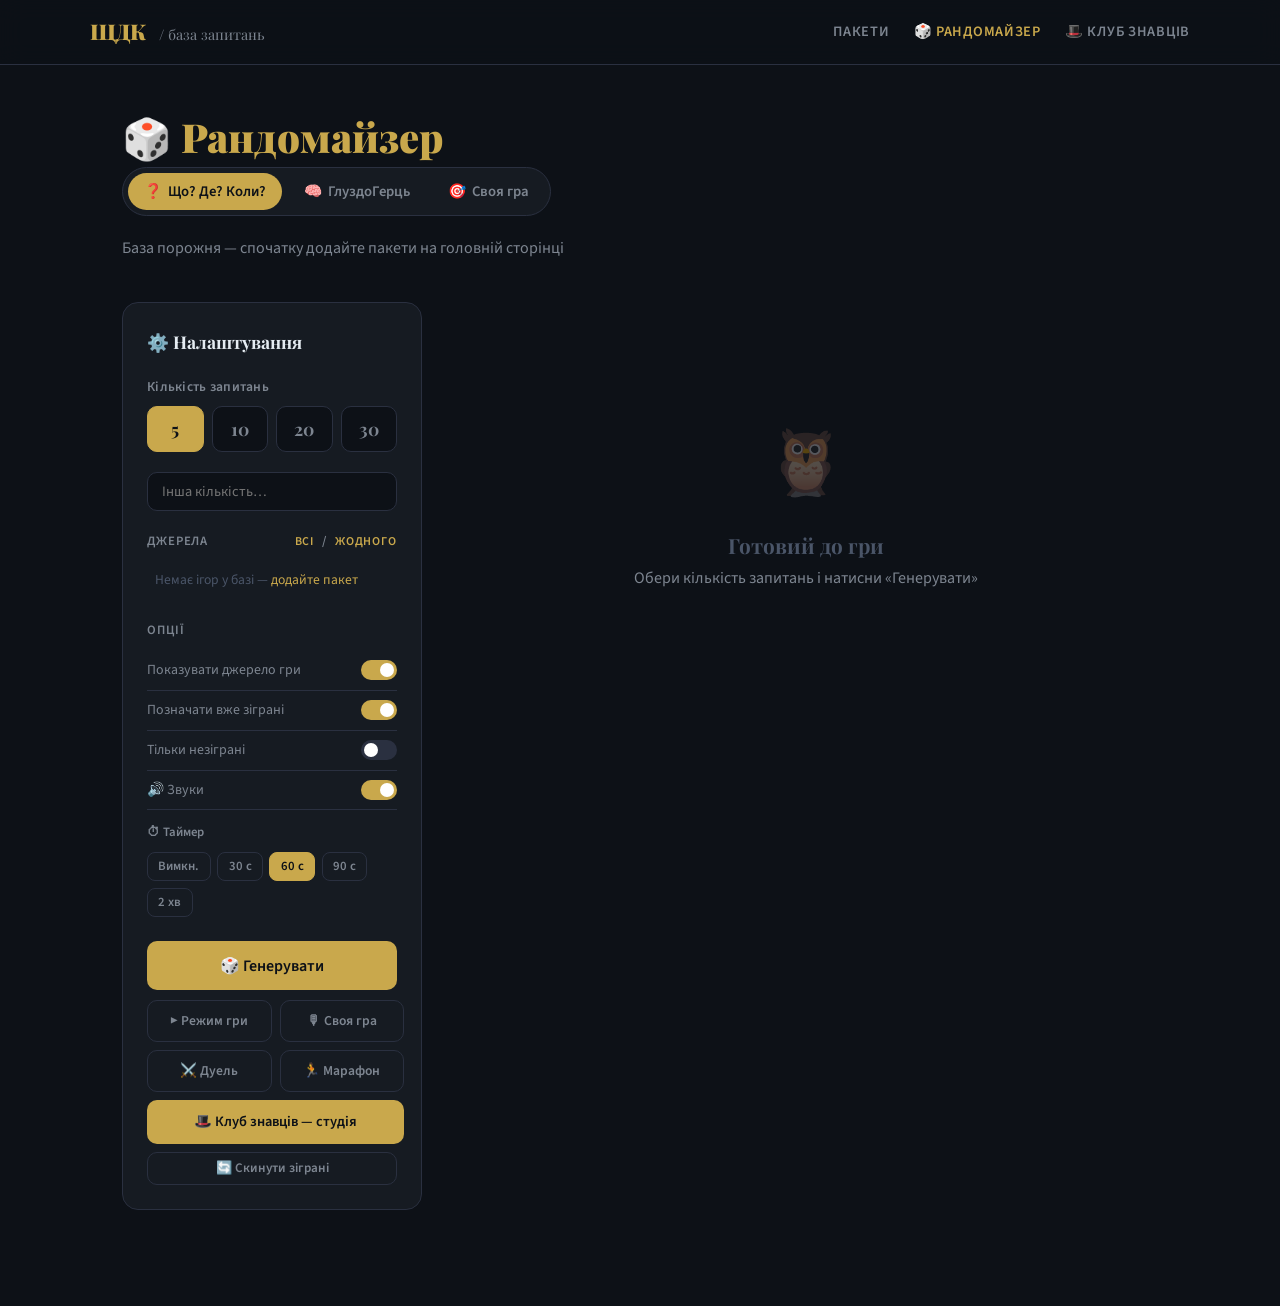
<file: randomizer.html>
<!DOCTYPE html>
<html lang="uk">
<head>
  <meta charset="UTF-8" />
  <meta name="viewport" content="width=device-width, initial-scale=1.0" />
  <title>Рандомайзер — ЩДК</title>
  <link rel="stylesheet" href="styles.css" />
  <script src="supabase.js"></script>
  <script src="games.js"></script>
  <style>
    /* ── Рандомайзер специфічні стилі ── */
    .rand-layout {
      display: grid;
      grid-template-columns: 300px 1fr;
      gap: 2rem;
      align-items: start;
    }

    /* Панель налаштувань */
    .settings-panel {
      background: var(--bg-card);
      border: 1px solid var(--border);
      border-radius: var(--radius-lg);
      padding: 1.5rem;
      position: sticky;
      top: 84px;
    }

    .settings-title {
      font-family: 'Playfair Display', serif;
      font-size: 1.1rem;
      font-weight: 700;
      margin-bottom: 1.25rem;
      color: var(--text);
      display: flex;
      align-items: center;
      gap: 0.5rem;
    }

    /* Лічильник запитань */
    .count-selector {
      display: grid;
      grid-template-columns: repeat(4, 1fr);
      gap: 0.5rem;
      margin-bottom: 1.25rem;
    }

    .count-btn {
      background: var(--bg);
      border: 1px solid var(--border);
      border-radius: var(--radius);
      color: var(--text-muted);
      font-family: 'Playfair Display', serif;
      font-size: 1.1rem;
      font-weight: 700;
      padding: 0.65rem 0;
      cursor: pointer;
      transition: all var(--transition);
      text-align: center;
    }
    .count-btn:hover { border-color: var(--accent-dim); color: var(--text); }
    .count-btn.active {
      background: var(--accent);
      border-color: var(--accent);
      color: #0d1117;
    }

    .custom-count-wrap {
      margin-bottom: 1.25rem;
    }

    /* Джерела (ігри) */
    .sources-section {
      margin-bottom: 1.25rem;
    }

    .sources-label {
      font-size: 0.8rem;
      font-weight: 600;
      color: var(--text-muted);
      text-transform: uppercase;
      letter-spacing: 0.07em;
      margin-bottom: 0.6rem;
      display: flex;
      justify-content: space-between;
      align-items: center;
    }

    .sources-list {
      display: flex;
      flex-direction: column;
      gap: 0.4rem;
      max-height: 220px;
      overflow-y: auto;
    }

    .source-item {
      display: flex;
      align-items: center;
      gap: 0.6rem;
      padding: 0.45rem 0.6rem;
      border-radius: 6px;
      cursor: pointer;
      transition: background var(--transition);
      font-size: 0.87rem;
    }
    .source-item:hover { background: var(--bg-hover); }

    .source-item input[type="checkbox"] {
      accent-color: var(--accent);
      width: 15px;
      height: 15px;
      flex-shrink: 0;
      cursor: pointer;
    }

    .source-name {
      flex: 1;
      color: var(--text);
      white-space: nowrap;
      overflow: hidden;
      text-overflow: ellipsis;
    }

    .source-count {
      font-size: 0.75rem;
      color: var(--text-dim);
      flex-shrink: 0;
    }

    /* Опції */
    .options-section { margin-bottom: 1.5rem; }

    .toggle-row {
      display: flex;
      align-items: center;
      justify-content: space-between;
      padding: 0.5rem 0;
      border-bottom: 1px solid var(--border);
    }
    .toggle-row:last-child { border-bottom: none; }

    .toggle-label {
      font-size: 0.87rem;
      color: var(--text-muted);
    }

    /* Toggle switch */
    .toggle-switch {
      position: relative;
      width: 36px;
      height: 20px;
      flex-shrink: 0;
    }
    .toggle-switch input { opacity: 0; width: 0; height: 0; }
    .toggle-slider {
      position: absolute;
      inset: 0;
      background: var(--border);
      border-radius: 20px;
      cursor: pointer;
      transition: background var(--transition);
    }
    .toggle-slider::before {
      content: '';
      position: absolute;
      width: 14px; height: 14px;
      left: 3px; top: 3px;
      background: white;
      border-radius: 50%;
      transition: transform var(--transition);
    }
    .toggle-switch input:checked + .toggle-slider { background: var(--accent); }
    .toggle-switch input:checked + .toggle-slider::before { transform: translateX(16px); }

    /* ── Область результатів ── */
    .results-area { min-height: 400px; }

    .results-header {
      display: flex;
      align-items: center;
      justify-content: space-between;
      margin-bottom: 1.5rem;
      flex-wrap: wrap;
      gap: 1rem;
    }

    .results-meta {
      font-size: 0.9rem;
      color: var(--text-muted);
    }
    .results-meta strong { color: var(--accent); font-family: 'Playfair Display', serif; font-size: 1.1rem; }

    /* Стан очікування */
    .idle-state {
      display: flex;
      flex-direction: column;
      align-items: center;
      justify-content: center;
      min-height: 400px;
      text-align: center;
      color: var(--text-muted);
    }
    .idle-icon { font-size: 4rem; margin-bottom: 1rem; opacity: 0.3; }
    .idle-state h3 { font-size: 1.3rem; color: var(--text-dim); margin-bottom: 0.4rem; }

    /* Картки рандомних запитань */
    .rand-question {
      background: var(--bg-card);
      border: 1px solid var(--border);
      border-radius: var(--radius-lg);
      margin-bottom: 1rem;
      overflow: hidden;
      animation: fadeSlideIn 0.3s ease both;
    }

    @keyframes fadeSlideIn {
      from { opacity: 0; transform: translateY(12px); }
      to   { opacity: 1; transform: translateY(0); }
    }

    .rand-question:nth-child(1)  { animation-delay: 0.03s; }
    .rand-question:nth-child(2)  { animation-delay: 0.06s; }
    .rand-question:nth-child(3)  { animation-delay: 0.09s; }
    .rand-question:nth-child(4)  { animation-delay: 0.12s; }
    .rand-question:nth-child(5)  { animation-delay: 0.15s; }
    .rand-question:nth-child(6)  { animation-delay: 0.18s; }
    .rand-question:nth-child(7)  { animation-delay: 0.21s; }
    .rand-question:nth-child(8)  { animation-delay: 0.24s; }
    .rand-question:nth-child(9)  { animation-delay: 0.27s; }
    .rand-question:nth-child(10) { animation-delay: 0.30s; }

    .rand-q-header {
      display: flex;
      align-items: flex-start;
      gap: 1rem;
      padding: 1.25rem 1.5rem;
    }

    .rand-q-index {
      font-family: 'Playfair Display', serif;
      font-size: 1.4rem;
      font-weight: 900;
      color: var(--accent);
      min-width: 2rem;
      padding-top: 0.1rem;
      line-height: 1;
    }

    .rand-q-body { flex: 1; }

    .rand-q-source {
      font-size: 0.75rem;
      color: var(--text-dim);
      margin-bottom: 0.3rem;
      display: flex;
      gap: 0.5rem;
      flex-wrap: wrap;
    }

    .rand-q-source .src-game {
      color: var(--accent-dim);
      font-weight: 600;
    }

    .rand-q-text {
      font-size: 1rem;
      line-height: 1.6;
      color: var(--text);
    }

    /* Позначка "вже зіграно" */
    .played-badge {
      display: inline-flex;
      align-items: center;
      gap: 0.3rem;
      background: rgba(201,168,76,0.1);
      border: 1px solid rgba(201,168,76,0.2);
      color: var(--accent-dim);
      border-radius: 4px;
      font-size: 0.72rem;
      padding: 0.1rem 0.45rem;
      font-weight: 600;
      letter-spacing: 0.03em;
    }

    /* Режим гри */
    .game-mode-overlay {
      display: none;
      position: fixed;
      inset: 0;
      background: var(--bg);
      z-index: 500;
      flex-direction: column;
    }
    .game-mode-overlay.active { display: flex; }

    .game-header {
      display: flex;
      align-items: center;
      justify-content: space-between;
      padding: 1.5rem 2rem;
      border-bottom: 1px solid var(--border);
    }

    .game-progress-text {
      font-family: 'Playfair Display', serif;
      font-size: 1.1rem;
      color: var(--text-muted);
    }
    .game-progress-text strong { color: var(--accent); font-size: 1.4rem; }

    .game-progress-bar {
      height: 4px;
      background: var(--border);
      position: relative;
    }
    .game-progress-fill {
      height: 100%;
      background: linear-gradient(90deg, var(--accent), #e8c46a);
      transition: width 0.4s ease;
    }

    .game-body {
      flex: 1;
      display: flex;
      flex-direction: column;
      align-items: center;
      justify-content: center;
      padding: 3rem 2rem;
      max-width: 800px;
      margin: 0 auto;
      width: 100%;
      text-align: center;
    }

    .game-source {
      font-size: 0.82rem;
      color: var(--text-dim);
      margin-bottom: 1rem;
    }

    .game-question-text {
      font-size: 1.4rem;
      line-height: 1.6;
      color: var(--text);
      margin-bottom: 2.5rem;
      font-weight: 400;
    }

    .game-answer-block {
      background: var(--spoiler-bg);
      border: 1px solid var(--spoiler-border);
      border-radius: var(--radius-lg);
      padding: 1.5rem 2rem;
      width: 100%;
      max-width: 560px;
      margin-bottom: 2rem;
      display: none;
      animation: fadeSlideIn 0.25s ease;
    }
    .game-answer-block.visible { display: block; }

    .game-answer-label {
      font-size: 0.75rem;
      text-transform: uppercase;
      letter-spacing: 0.1em;
      color: var(--spoiler-text);
      font-weight: 700;
      margin-bottom: 0.4rem;
    }
    .game-answer-text {
      font-size: 1.2rem;
      font-weight: 700;
      color: #9be39b;
    }
    .game-comment-text {
      font-size: 0.9rem;
      color: var(--text-muted);
      margin-top: 0.75rem;
      font-style: italic;
    }

    .game-actions { display: flex; gap: 1rem; flex-wrap: wrap; justify-content: center; }

    .timer-ring {
      width: 64px; height: 64px;
      position: relative;
      flex-shrink: 0;
    }
    .timer-ring svg { transform: rotate(-90deg); }
    .timer-ring circle {
      fill: none;
      stroke-width: 4;
    }
    .timer-ring .bg { stroke: var(--border); }
    .timer-ring .fg {
      stroke: var(--accent);
      stroke-linecap: round;
      transition: stroke-dashoffset 1s linear, stroke 0.4s ease, color 0.4s ease;
    }
    .timer-value {
      position: absolute;
      inset: 0;
      display: flex;
      align-items: center;
      justify-content: center;
      font-family: 'Playfair Display', serif;
      font-size: 1.05rem;
      font-weight: 900;
      color: var(--accent);
      transition: color 0.4s ease;
    }
    @keyframes timerFlash {
      0%, 100% { transform: scale(1); opacity: 1; }
      50%       { transform: scale(1.15); opacity: 0.6; }
    }


    /* Підказки клавіш */
    .kbd-hint {
      display: inline-flex;
      align-items: center;
      gap: 0.3rem;
      font-size: 0.78rem;
      color: var(--text-dim);
    }

    kbd {
      display: inline-block;
      background: var(--bg-card);
      border: 1px solid var(--border);
      border-bottom-width: 2px;
      border-radius: 5px;
      padding: 0.1rem 0.45rem;
      font-family: 'Source Sans 3', sans-serif;
      font-size: 0.75rem;
      color: var(--text-muted);
      line-height: 1.5;
    }

    /* Responsive */
    @media (max-width: 800px) {
      .rand-layout { grid-template-columns: 1fr; }
      .settings-panel { position: static; }
      .game-question-text { font-size: 1.1rem; }
    }

    /* Кнопки вибору таймера */
    .timer-opt-btn {
      background: var(--bg-card);
      border: 1.5px solid var(--border);
      border-radius: 8px;
      color: var(--text-muted);
      font-family: 'Source Sans 3', sans-serif;
      font-size: 0.8rem;
      font-weight: 600;
      padding: 0.3rem 0.65rem;
      cursor: pointer;
      transition: all 0.18s;
    }
    .timer-opt-btn:hover { border-color: var(--accent-dim); color: var(--text); }
    .timer-opt-btn.active {
      background: var(--accent);
      border-color: var(--accent);
      color: #0d1117;
    }
  </style>
  <!-- PWA -->
  <link rel="manifest" href="manifest.json" />
  <meta name="theme-color" content="#c9a84c" />
  <meta name="apple-mobile-web-app-capable" content="yes" />
  <meta name="apple-mobile-web-app-status-bar-style" content="black-translucent" />
  <meta name="apple-mobile-web-app-title" content="ЩДК" />
  <link rel="apple-touch-icon" href="icon-192.png" />
</head>
<body>

<header class="site-header">
  <div class="header-inner">
    <div class="site-logo">ЩДК <span>/ база запитань</span></div>
    <nav class="nav-links">
      <a href="index.html">Пакети</a>
      <a href="randomizer.html" class="active">🎲 Рандомайзер</a>
      <a href="studio.html">🎩 Клуб знавців</a>
    </nav>
    <button class="hamburger" id="hamburgerBtn" onclick="toggleMenu()" aria-label="Меню">
      <span></span><span></span><span></span>
    </button>
  </div>
  <div class="mobile-menu" id="mobileMenu">
    <a class="mobile-menu-item" href="index.html">
      <span class="item-icon">📦</span><span class="item-label">Всі пакети</span>
    </a>
    <a class="mobile-menu-item active" href="randomizer.html">
      <span class="item-icon">🎲</span><span class="item-label">Рандомайзер</span>
    </a>
    <a class="mobile-menu-item" href="studio.html">
      <span class="item-icon">🎩</span><span class="item-label">Клуб знавців</span>
    </a>
    <a class="mobile-menu-item" href="#" onclick="generateRandom();toggleMenu();return false;">
      <span class="item-icon">✨</span><span class="item-label">Генерувати запитання</span>
    </a>
    <a class="mobile-menu-item" href="#" onclick="startGameMode();toggleMenu();return false;">
      <span class="item-icon">▶</span><span class="item-label">Режим гри</span>
    </a>
    <a class="mobile-menu-item" href="#" onclick="startMarathon();toggleMenu();return false;">
      <span class="item-icon">🏃</span><span class="item-label">Марафон</span>
    </a>
  </div>
</header>

<main class="main-content">
  <h1 class="page-title">🎲 <span class="highlight" id="randTitle">Рандомайзер</span></h1>
  <div id="gameSwitcher"></div>
  <div id="svoyaPanel" hidden>
    <p class="page-subtitle">У «Своїй грі» запитання обирають на табло, тому замість рандомайзера — запуск гри з пакета.</p>
    <div class="packages-grid" id="svoyaList"></div>
  </div>
  <p class="page-subtitle" id="totalPoolText">Завантаження бази…</p>

  <div class="rand-layout">

    <!-- ══ ПАНЕЛЬ НАЛАШТУВАНЬ ══ -->
    <aside class="settings-panel">
      <div class="settings-title">⚙️ Налаштування</div>

      <!-- Кількість запитань -->
      <div class="form-label" style="margin-bottom:0.5rem;">Кількість запитань</div>
      <div class="count-selector">
        <button class="count-btn active" onclick="setCount(5,this)">5</button>
        <button class="count-btn" onclick="setCount(10,this)">10</button>
        <button class="count-btn" onclick="setCount(20,this)">20</button>
        <button class="count-btn" onclick="setCount(30,this)">30</button>
      </div>
      <div class="custom-count-wrap">
        <input type="number" class="form-input" id="customCount"
               placeholder="Інша кількість…" min="1" max="200"
               oninput="setCustomCount(this.value)" style="font-size:0.9rem; padding:0.5rem 0.85rem;" />
      </div>

      <!-- Джерела -->
      <div class="sources-section">
        <div class="sources-label">
          Джерела
          <span>
            <a href="#" onclick="selectAllSources(true);return false;" style="font-size:0.75rem;">всі</a>
            &nbsp;/&nbsp;
            <a href="#" onclick="selectAllSources(false);return false;" style="font-size:0.75rem;">жодного</a>
          </span>
        </div>
        <div class="sources-list" id="sourcesList">
          <div style="color:var(--text-dim);font-size:0.85rem;padding:0.5rem;">Немає ігор у базі</div>
        </div>
      </div>

      <!-- Фільтр по тегах -->
      <div class="sources-section" id="tagFilterSection" style="display:none;">
        <div class="sources-label">
          Тема
          <a href="#" onclick="clearTagFilter();return false;" id="tagFilterClear" style="font-size:0.75rem;display:none;">скинути</a>
        </div>
        <div id="randTagsList" style="display:flex;flex-wrap:wrap;gap:0.35rem;max-height:130px;overflow-y:auto;"></div>
      </div>

      <!-- Опції -->
      <div class="options-section">
        <div class="sources-label" style="margin-bottom:0.6rem;">Опції</div>

        <div class="toggle-row">
          <span class="toggle-label">Показувати джерело гри</span>
          <label class="toggle-switch">
            <input type="checkbox" id="optShowSource" checked />
            <span class="toggle-slider"></span>
          </label>
        </div>

        <div class="toggle-row">
          <span class="toggle-label">Позначати вже зіграні</span>
          <label class="toggle-switch">
            <input type="checkbox" id="optMarkPlayed" checked />
            <span class="toggle-slider"></span>
          </label>
        </div>

        <div class="toggle-row">
          <span class="toggle-label">Тільки незіграні</span>
          <label class="toggle-switch">
            <input type="checkbox" id="optOnlyUnplayed" />
            <span class="toggle-slider"></span>
          </label>
        </div>

        <div class="toggle-row">
          <span class="toggle-label">🔊 Звуки</span>
          <label class="toggle-switch">
            <input type="checkbox" id="optSounds" checked />
            <span class="toggle-slider"></span>
          </label>
        </div>

        <!-- Таймер -->
        <div style="margin-top:0.75rem;">
          <div style="font-size:0.8rem;color:var(--text-muted);font-weight:600;margin-bottom:0.5rem;">⏱ Таймер</div>
          <div style="display:flex;gap:0.4rem;flex-wrap:wrap;">
            <button class="timer-opt-btn" onclick="setTimerOption(0)"   data-val="0">Вимкн.</button>
            <button class="timer-opt-btn" onclick="setTimerOption(30)"  data-val="30">30 с</button>
            <button class="timer-opt-btn active" onclick="setTimerOption(60)"  data-val="60">60 с</button>
            <button class="timer-opt-btn" onclick="setTimerOption(90)"  data-val="90">90 с</button>
            <button class="timer-opt-btn" onclick="setTimerOption(120)" data-val="120">2 хв</button>
          </div>
        </div>
      </div>

      <!-- Кнопки дій -->
      <button class="btn btn-primary" onclick="generateRandom()" style="width:100%;justify-content:center;font-size:1rem;padding:0.85rem;">
        🎲 Генерувати
      </button>

      <div style="display:grid;grid-template-columns:1fr 1fr;gap:0.5rem;margin-top:0.6rem;">
        <button class="btn btn-secondary" onclick="startGameMode()" style="justify-content:center;font-size:0.85rem;">
          ▶ Режим гри
        </button>
        <button class="btn btn-secondary" onclick="startHostMode()" style="justify-content:center;font-size:0.85rem;">
          🎙 Своя гра
        </button>
        <button class="btn btn-secondary" onclick="startDuelMode()" style="justify-content:center;font-size:0.85rem;">
          ⚔️ Дуель
        </button>
        <button class="btn btn-secondary" onclick="startMarathon()" style="justify-content:center;font-size:0.85rem;">
          🏃 Марафон
        </button>
        <a class="btn btn-primary" id="studioBtn" href="studio.html" style="grid-column:1/-1;justify-content:center;font-size:0.9rem;text-decoration:none;">
          🎩 Клуб знавців — студія
        </a>
        <a class="btn btn-primary" id="pubQuizBtn" href="gluzdo.html" style="grid-column:1/-1;justify-content:center;font-size:0.9rem;text-decoration:none;display:none;">
          🍺 Паб-квіз ГлуздоГерць (тури й команди)
        </a>
      </div>
      <button class="btn btn-ghost" onclick="clearPlayed()" style="width:100%;justify-content:center;font-size:0.82rem;border:1px solid var(--border);margin-top:0.5rem;" title="Скинути список зіграних">
        🔄 Скинути зіграні
      </button>

      <!-- Статистика зіграних -->
      <div id="playedStats" style="margin-top:1rem;padding:0.75rem;background:var(--bg);border-radius:8px;font-size:0.82rem;color:var(--text-muted);display:none;">
        Зіграно: <strong id="playedCount" style="color:var(--accent);">0</strong> запитань
        з <strong id="totalCount" style="color:var(--text);">0</strong>
      </div>
    </aside>

    <!-- ══ ОБЛАСТЬ РЕЗУЛЬТАТІВ ══ -->
    <div class="results-area">
      <div id="idleState" class="idle-state">
        <div class="idle-icon">🦉</div>
        <h3>Готовий до гри</h3>
        <p>Обери кількість запитань і натисни «Генерувати»</p>
      </div>

      <div id="resultsContainer" style="display:none;">
        <div class="results-header">
          <div class="results-meta">
            Згенеровано: <strong id="resultCount">0</strong> запитань
            <span id="resultSources" style="margin-left:0.5rem;font-size:0.82rem;"></span>
          </div>
          <div style="display:flex;gap:0.5rem;flex-wrap:wrap;">
            <button class="btn btn-ghost" style="border:1px solid var(--border);font-size:0.82rem;" onclick="revealAllAnswers()">👁 Всі відповіді</button>
            <button class="btn btn-ghost" style="border:1px solid var(--border);font-size:0.82rem;" onclick="collapseAllAnswers()">🙈 Сховати</button>
            <button class="btn btn-secondary" style="font-size:0.85rem;" onclick="generateRandom()">🎲 Ще раз</button>
          </div>
        </div>
        <div id="questionCards"></div>
      </div>
    </div>

  </div>
</main>

<!-- ══ РЕЖИМ ГРИ ══ -->
<div class="game-mode-overlay" id="gameModeOverlay">
  <div class="game-header">
    <button class="btn btn-ghost" onclick="exitGameMode()">✕ Вийти</button>
    <div class="game-progress-text">
      <strong id="gameCurrentNum">1</strong> / <span id="gameTotalNum">0</span>
    </div>
    <div id="gameTimerWrap">
      <div class="timer-ring">
        <svg viewBox="0 0 56 56" width="56" height="56">
          <circle class="bg" cx="28" cy="28" r="22" />
          <circle class="fg" id="timerCircle" cx="28" cy="28" r="22"
                  stroke-dasharray="138.2" stroke-dashoffset="0" />
        </svg>
        <div class="timer-value" id="timerValue">60</div>
      </div>
    </div>
  </div>

  <div class="game-progress-bar">
    <div class="game-progress-fill" id="gameProgressFill" style="width:0%"></div>
  </div>

  <div class="game-body">
    <div class="game-source" id="gameSource"></div>
    <div class="game-question-text" id="gameQuestionText"></div>

    <div class="game-answer-block" id="gameAnswerBlock">
      <div class="game-answer-label">Відповідь</div>
      <div class="game-answer-text" id="gameAnswerText"></div>
      <div class="game-comment-text" id="gameCommentText"></div>
    </div>

    <div class="game-actions">
      <button class="btn btn-secondary" id="gamePrevBtn" onclick="gameNav(-1)">← Назад</button>
      <button class="btn btn-primary" id="gameRevealBtn" onclick="revealGameAnswer()">
        👁 Показати відповідь
      </button>
      <button class="btn btn-primary" id="gameNextBtn" onclick="gameNav(1)" style="display:none;">
        Далі →
      </button>
    </div>

    <div style="margin-top:1.5rem;display:flex;gap:1rem;justify-content:center;flex-wrap:wrap;">
      <span class="kbd-hint"><kbd>Пробіл</kbd> відповідь / далі</span>
      <span class="kbd-hint"><kbd>←</kbd><kbd>→</kbd> навігація</span>
      <span class="kbd-hint"><kbd>Esc</kbd> вийти</span>
    </div>
  </div>
</div>

<div class="toast-container" id="toastContainer"></div>

<script>
// ════════════════════════════════════════════
//  СХОВИЩЕ
// ════════════════════════════════════════════
const PLAYED_KEY = 'qdkk_played';

function loadPlayed() {
  try { return new Set(JSON.parse(localStorage.getItem(PLAYED_KEY)) || []); }
  catch { return new Set(); }
}

function savePlayed(set) {
  localStorage.setItem(PLAYED_KEY, JSON.stringify([...set]));
}

// ════════════════════════════════════════════
//  СТАН
// ════════════════════════════════════════════
let allPackages   = [];
let playedIds     = new Set(); // "pkgId::qNum"
let selectedCount = 5;
let currentQuestions = []; // поточна вибірка
let gameCursor    = 0;
let timerInterval = null;
let timerSeconds  = 60;

// ════════════════════════════════════════════
//  ІНІЦІАЛІЗАЦІЯ
// ════════════════════════════════════════════
document.addEventListener('DOMContentLoaded', async () => {
  playedIds = loadPlayed();
  const game = getCurrentGame();
  mountGameSwitcher(document.getElementById('gameSwitcher'), game, (g) => { location.href = 'randomizer.html?game=' + g; });
  document.getElementById('randTitle').textContent = game === 'chgk' ? 'Рандомайзер' : 'Рандомайзер · ' + GAMES[game].name;
  if (game === 'svoya') {
    document.querySelector('.rand-layout').style.display = 'none';
    document.getElementById('totalPoolText').style.display = 'none';
    document.getElementById('svoyaPanel').hidden = false;
    let list = [];
    try { list = await dbLoadPackages('svoya'); } catch (err) { console.error(err); }
    document.getElementById('svoyaList').innerHTML = list.length ? list.map(p => `
      <div class="package-card" onclick="location.href='${playUrl(p)}'">
        <div class="package-card-header"><div class="package-title">${escHtml(p.title)}</div></div>
        <div class="package-meta">${p.tournament ? `<span class="meta-item">🏆 ${escHtml(p.tournament)}</span>` : ''}</div>
        <div class="package-count">${escHtml(packageSummary(p))}</div>
        <div style="margin-top:.8rem;display:flex;gap:.5rem;"><a class="btn btn-primary" href="${playUrl(p)}" onclick="event.stopPropagation()">▶ Грати</a>
        <a class="btn btn-ghost" href="${packageUrl(p)}" onclick="event.stopPropagation()">✏️ Редагувати</a></div>
      </div>`).join('') : '<div class="empty-state" style="display:block"><div class="empty-icon">🎯</div><h3>Ще немає пакетів</h3><p><a href="index.html?game=svoya">Створіть пакет «Своєї гри» →</a></p></div>';
    return;
  }
  if (game === 'gluzdo') {
    document.getElementById('studioBtn').style.display = 'none';
    document.getElementById('pubQuizBtn').style.display = '';
  }
  try {
    allPackages = await dbLoadPackages(game);
  } catch (err) {
    console.error('Supabase load error:', err);
    allPackages = [];
  }
  renderSources();
  updateStats();
});

// ════════════════════════════════════════════
//  РЕНДЕР ДЖЕРЕЛ (список ігор)
// ════════════════════════════════════════════
function renderSources() {
  const list = document.getElementById('sourcesList');
  if (allPackages.length === 0) {
    list.innerHTML = '<div style="color:var(--text-dim);font-size:0.85rem;padding:0.5rem;">Немає ігор у базі — <a href="index.html">додайте пакет</a></div>';
    document.getElementById('totalPoolText').textContent = 'База порожня — спочатку додайте пакети на головній сторінці';
    return;
  }

  list.innerHTML = allPackages.map(pkg => `
    <label class="source-item">
      <input type="checkbox" class="src-checkbox" data-id="${pkg.id}" checked />
      <span class="source-name" title="${escHtml(pkg.title)}">${escHtml(pkg.title)}</span>
      <span class="source-count">${pkg.questions.length}</span>
    </label>
  `).join('');

  updatePoolText();
  renderRandTags();
}

// ── Теги в рандомайзері ───────────────────────
let activeRandTag = null;

function getAllTagsFromPackages(packages) {
  const all = new Set();
  for (const pkg of packages) {
    const data = pkg.tags_data || {};
    for (const tags of Object.values(data)) {
      if (Array.isArray(tags)) tags.forEach(t => all.add(t));
    }
  }
  return [...all].sort();
}

function renderRandTags() {
  const selectedIds = getSelectedIds();
  const selected = allPackages.filter(p => selectedIds.includes(p.id));
  const tags = getAllTagsFromPackages(selected);
  const section = document.getElementById('tagFilterSection');
  const list = document.getElementById('randTagsList');
  if (!section || !list) return;

  section.style.display = tags.length > 0 ? 'block' : 'none';
  list.innerHTML = tags.map(t => `
    <span onclick="setRandTagFilter('${t.replace(/'/g, "\'")}')"
          style="display:inline-block;background:${activeRandTag===t?'var(--accent)':'var(--bg)'};
                 border:1.5px solid ${activeRandTag===t?'var(--accent)':'var(--border)'};
                 color:${activeRandTag===t?'#0d1117':'var(--text-muted)'};
                 border-radius:20px;padding:0.2rem 0.7rem;font-size:0.78rem;font-weight:600;
                 cursor:pointer;transition:all 0.15s;">
      ${escHtml(t)}
    </span>`).join('');
}

function setRandTagFilter(tag) {
  activeRandTag = activeRandTag === tag ? null : tag;
  const clearBtn = document.getElementById('tagFilterClear');
  if (clearBtn) clearBtn.style.display = activeRandTag ? 'inline' : 'none';
  renderRandTags();
}

function clearTagFilter() {
  activeRandTag = null;
  const clearBtn = document.getElementById('tagFilterClear');
  if (clearBtn) clearBtn.style.display = 'none';
  renderRandTags();
}

function getSelectedIds() {
  return [...document.querySelectorAll('.src-checkbox:checked')].map(el => el.dataset.id);
}

function selectAllSources(state) {
  document.querySelectorAll('.src-checkbox').forEach(el => el.checked = state);
  updatePoolText();
}

function updatePoolText() {
  const selectedIds = getSelectedIds();
  const total = allPackages
    .filter(p => selectedIds.includes(p.id))
    .reduce((s, p) => s + p.questions.length, 0);
  document.getElementById('totalPoolText').textContent =
    `Доступно ${total} запитань з ${selectedIds.length} ігор`;
}

document.addEventListener('change', e => {
  if (e.target.classList.contains('src-checkbox')) {
    updatePoolText();
    renderRandTags();
  }
});

// ════════════════════════════════════════════
//  ЛІЧИЛЬНИК
// ════════════════════════════════════════════
function setCount(n, btn) {
  selectedCount = n;
  document.querySelectorAll('.count-btn').forEach(b => b.classList.remove('active'));
  if (btn) btn.classList.add('active');
  document.getElementById('customCount').value = '';
}

function setCustomCount(val) {
  const n = parseInt(val);
  if (n > 0) {
    selectedCount = n;
    document.querySelectorAll('.count-btn').forEach(b => b.classList.remove('active'));
  }
}

// ════════════════════════════════════════════
//  ГЕНЕРАЦІЯ
// ════════════════════════════════════════════
function buildPool() {
  const selectedIds  = getSelectedIds();
  const onlyUnplayed = document.getElementById('optOnlyUnplayed').checked;

  const pool = [];
  for (const pkg of allPackages) {
    if (!selectedIds.includes(pkg.id)) continue;
    for (const q of pkg.questions) {
      if (!q.question && !(q.media || []).length) continue; // порожні заготовки (ГлуздоГерць)
      const uid = `${pkg.id}::${q.number}`;
      if (onlyUnplayed && playedIds.has(uid)) continue;
      // Фільтр по тегу
      if (activeRandTag) {
        const qTags = (pkg.tags_data || {})[q.number] || [];
        if (!qTags.includes(activeRandTag)) continue;
      }
      pool.push({ ...q, _pkgId: pkg.id, _pkgTitle: pkg.title, _uid: uid, _tags: (pkg.tags_data||{})[q.number]||[] });
    }
  }
  return pool;
}

function shuffle(arr) {
  for (let i = arr.length - 1; i > 0; i--) {
    const j = Math.floor(Math.random() * (i + 1));
    [arr[i], arr[j]] = [arr[j], arr[i]];
  }
  return arr;
}

function generateRandom() {
  const pool = buildPool();
  if (pool.length === 0) {
    showToast('Немає доступних запитань. Перевірте фільтри.', 'error');
    return;
  }

  const take = Math.min(selectedCount, pool.length);
  currentQuestions = shuffle([...pool]).slice(0, take);

  renderResults();
  document.getElementById('idleState').style.display   = 'none';
  document.getElementById('resultsContainer').style.display = 'block';
}

// ════════════════════════════════════════════
//  РЕНДЕР РЕЗУЛЬТАТІВ
// ════════════════════════════════════════════
function renderResults() {
  const showSource = document.getElementById('optShowSource').checked;
  const markPlayed = document.getElementById('optMarkPlayed').checked;

  document.getElementById('resultCount').textContent = currentQuestions.length;

  // Джерела в рядку
  const gameSet = new Set(currentQuestions.map(q => q._pkgTitle));
  document.getElementById('resultSources').textContent =
    `(${[...gameSet].map(t => t.length > 30 ? t.substring(0,28)+'…' : t).join(', ')})`;

  const cards = document.getElementById('questionCards');
  cards.innerHTML = currentQuestions.map((q, idx) => {
    const isPlayed = markPlayed && playedIds.has(q._uid);
    const spoilerId = `rs_${idx}`;
    const hasAnswer = q.answer || q.comment;
    return `
      <div class="rand-question" id="rq_${idx}">
        <div class="rand-q-header">
          <div class="rand-q-index">${idx + 1}</div>
          <div class="rand-q-body">
            ${showSource ? `
              <div class="rand-q-source">
                <span class="src-game">${escHtml(q._pkgTitle)}</span>
                ${q.topic ? `<span>· ${escHtml(q.topic)}</span>` : ''}
                ${(q._tags||[]).map(t => `<span style="background:rgba(201,168,76,0.12);color:var(--accent-dim);border:1px solid rgba(201,168,76,0.2);border-radius:10px;padding:0.05rem 0.45rem;font-size:0.72rem;font-weight:600;">${escHtml(t)}</span>`).join('')}
                ${isPlayed ? `<span class="played-badge">✓ зіграно</span>` : ''}
              </div>` : ''}
            <div class="rand-q-text">${escHtml(q.question)}</div>
          </div>
        </div>
        ${hasAnswer ? `
          <button class="spoiler-toggle" id="stog_${idx}" onclick="toggleRandSpoiler(${idx})">
            <span class="arrow">▶</span> Показати відповідь
          </button>
          <div class="spoiler-content" id="${spoilerId}">
            <div class="answer-block">
              ${q.answer ? `<div class="answer-label">Відповідь</div><div class="answer-text">${escHtml(q.answer)}</div>` : ''}
              ${q.comment ? `<div class="comment-label" style="margin-top:0.6rem;">Коментар</div><div class="comment-text">${escHtml(q.comment)}</div>` : ''}
            </div>
          </div>` : ''}
      </div>
    `;
  }).join('');
}

function toggleRandSpoiler(idx) {
  const spoiler = document.getElementById(`rs_${idx}`);
  const btn     = document.getElementById(`stog_${idx}`);
  const open    = spoiler.classList.contains('visible');
  spoiler.classList.toggle('visible', !open);
  btn.classList.toggle('open', !open);
  btn.innerHTML = `<span class="arrow">▶</span> ${open ? 'Показати відповідь' : 'Сховати відповідь'}`;

  // Позначаємо як зігране при першому відкритті відповіді
  if (!open && document.getElementById('optMarkPlayed').checked) {
    const q = currentQuestions[idx];
    if (q) { playedIds.add(q._uid); savePlayed(playedIds); updateStats(); }
  }
}

function revealAllAnswers() {
  currentQuestions.forEach((_, i) => {
    const s = document.getElementById(`rs_${i}`);
    const b = document.getElementById(`stog_${i}`);
    if (s && !s.classList.contains('visible')) {
      s.classList.add('visible');
      b.classList.add('open');
      b.innerHTML = `<span class="arrow">▶</span> Сховати відповідь`;
      if (document.getElementById('optMarkPlayed').checked) {
        playedIds.add(currentQuestions[i]._uid);
      }
    }
  });
  savePlayed(playedIds);
  updateStats();
}

function collapseAllAnswers() {
  currentQuestions.forEach((_, i) => {
    const s = document.getElementById(`rs_${i}`);
    const b = document.getElementById(`stog_${i}`);
    if (s) {
      s.classList.remove('visible');
      b.classList.remove('open');
      b.innerHTML = `<span class="arrow">▶</span> Показати відповідь`;
    }
  });
}

// ════════════════════════════════════════════
//  СТАТИСТИКА
// ════════════════════════════════════════════
function updateStats() {
  const total = allPackages.reduce((s, p) => s + p.questions.length, 0);
  document.getElementById('playedCount').textContent = playedIds.size;
  document.getElementById('totalCount').textContent  = total;
  const wrap = document.getElementById('playedStats');
  wrap.style.display = (total > 0 || playedIds.size > 0) ? 'block' : 'none';
}

function clearPlayed() {
  if (!confirm('Скинути список зіграних запитань?')) return;
  playedIds.clear();
  savePlayed(playedIds);
  updateStats();
  if (currentQuestions.length > 0) renderResults();
  showToast('Список зіграних скинуто', 'info');
}

// ════════════════════════════════════════════
//  РЕЖИМ ГРИ
// ════════════════════════════════════════════
let TIMER_DURATION = 60; // секунд (змінюється через UI)

function startGameMode() {
  if (currentQuestions.length === 0) {
    generateRandom();
    if (currentQuestions.length === 0) return;
  }
  gameCursor = 0;
  document.getElementById('gameModeOverlay').classList.add('active');
  document.getElementById('gameTotalNum').textContent = currentQuestions.length;
  showGameQuestion();
}

function exitGameMode() {
  document.getElementById('gameModeOverlay').classList.remove('active');
  stopTimer();
}

function showGameQuestion() {
  const q = currentQuestions[gameCursor];
  if (!q) return;

  const showSource = document.getElementById('optShowSource').checked;

  document.getElementById('gameCurrentNum').textContent = gameCursor + 1;
  document.getElementById('gameProgressFill').style.width =
    ((gameCursor + 1) / currentQuestions.length * 100) + '%';

  document.getElementById('gameSource').textContent =
    showSource ? `${q._pkgTitle}${q.topic ? ' · ' + q.topic : ''}` : '';

  document.getElementById('gameQuestionText').textContent = q.question;
  document.getElementById('gameAnswerBlock').classList.remove('visible');
  document.getElementById('gameAnswerText').textContent  = q.answer  || '—';
  document.getElementById('gameCommentText').textContent = q.comment || '';
  document.getElementById('gameCommentText').style.display = q.comment ? 'block' : 'none';

  // Кнопки
  document.getElementById('gamePrevBtn').style.visibility =
    gameCursor === 0 ? 'hidden' : 'visible';
  document.getElementById('gameRevealBtn').style.display = 'inline-flex';
  document.getElementById('gameNextBtn').style.display   = 'none';

  // Запускаємо таймер (якщо увімкнений)
  if (TIMER_DURATION > 0) {
    document.getElementById('gameTimerWrap').style.display = 'block';
    startTimer();
  } else {
    document.getElementById('gameTimerWrap').style.display = 'none';
    stopTimer();
  }
}

function revealGameAnswer() {
  stopTimer();
  document.getElementById('gameAnswerBlock').classList.add('visible');
  document.getElementById('gameRevealBtn').style.display = 'none';
  document.getElementById('gameNextBtn').style.display   = 'inline-flex';

  // Позначаємо як зігране
  const q = currentQuestions[gameCursor];
  if (q && document.getElementById('optMarkPlayed').checked) {
    playedIds.add(q._uid);
    savePlayed(playedIds);
    updateStats();
  }

  // Останнє запитання
  if (gameCursor === currentQuestions.length - 1) {
    document.getElementById('gameNextBtn').textContent = '✓ Завершити';
  }
}

function gameNav(dir) {
  if (dir === 1 && gameCursor === currentQuestions.length - 1) {
    exitGameMode();
    playFanfare();
    showToast(`Гру завершено! Зіграно ${currentQuestions.length} запитань`, 'success');
    return;
  }
  gameCursor = Math.max(0, Math.min(currentQuestions.length - 1, gameCursor + dir));
  showGameQuestion();
}

// ── Таймер ────────────────────────────────────
function startTimer() {
  stopTimer();
  timerSeconds = TIMER_DURATION;
  updateTimerUI(timerSeconds);
  setTimerColor('normal');

  timerInterval = setInterval(() => {
    timerSeconds--;

    if (timerSeconds <= 0) {
      stopTimer();
      timerSeconds = 0;
      updateTimerUI(0);
      setTimerColor('expired');
      playTimeUp();
      // Автоматично відкриваємо відповідь коли час вийшов
      if (document.getElementById('gameRevealBtn').style.display !== 'none') {
        flashTimer();
        setTimeout(() => revealGameAnswer(), 600);
      }
      return;
    }

    updateTimerUI(timerSeconds);

    // Зміна кольору коли лишається мало часу
    if (timerSeconds <= 10) {
      setTimerColor('danger');
      playTick(true);
    } else if (timerSeconds <= 20) {
      setTimerColor('warning');
      playTick(false);
    } else {
      setTimerColor('normal');
    }

  }, 1000);
}

function stopTimer() {
  clearInterval(timerInterval);
}

function updateTimerUI(seconds) {
  const circle = document.getElementById('timerCircle');
  const value  = document.getElementById('timerValue');
  if (!circle || !value) return;

  // Circumference = 2 * π * r = 2 * 3.14159 * 22 ≈ 138.2
  const circumference = 138.2;
  const progress = seconds / TIMER_DURATION;
  const offset = circumference * (1 - progress);

  circle.style.strokeDashoffset = offset;
  value.textContent = seconds;
}

function setTimerColor(state) {
  const circle = document.getElementById('timerCircle');
  const value  = document.getElementById('timerValue');
  if (!circle || !value) return;

  const colors = {
    normal:  { stroke: 'var(--accent)',  text: 'var(--accent)' },
    warning: { stroke: '#e8a020',        text: '#e8a020' },
    danger:  { stroke: 'var(--danger)',  text: 'var(--danger)' },
    expired: { stroke: 'var(--border)',  text: 'var(--text-dim)' },
  };
  const c = colors[state] || colors.normal;
  circle.style.stroke = c.stroke;
  value.style.color   = c.text;
}

function flashTimer() {
  const ring = document.querySelector('.timer-ring');
  if (!ring) return;
  ring.style.animation = 'timerFlash 0.3s ease 2';
  setTimeout(() => ring.style.animation = '', 700);
}

// ════════════════════════════════════════════
//  УТИЛІТИ
// ════════════════════════════════════════════
function escHtml(str) {
  return String(str || '')
    .replace(/&/g,'&amp;').replace(/</g,'&lt;')
    .replace(/>/g,'&gt;').replace(/"/g,'&quot;');
}

function showToast(text, type = 'info') {
  const icons = { success: '✅', error: '❌', info: 'ℹ️' };
  const container = document.getElementById('toastContainer');
  const toast = document.createElement('div');
  toast.className = `toast ${type}`;
  toast.innerHTML = `<span>${icons[type]}</span><span>${text}</span>`;
  container.appendChild(toast);
  setTimeout(() => toast.remove(), 4000);
}

// ════════════════════════════════════════════
//  КЛАВІАТУРНІ СКОРОЧЕННЯ (тільки в режимі гри)
// ════════════════════════════════════════════

// ════════════════════════════════════════════
//  РЕЖИМ «СВОЯ ГРА»
// ════════════════════════════════════════════
let hostTeams        = [];   // [{name, score, color}]
let hostQuestions    = [];   // поточна вибірка
let hostCursor       = 0;
let hostAnsweredTeams = new Set(); // хто вже отримав очко за поточне питання

const TEAM_COLORS = [
  '#c9a84c', '#6fcf6f', '#6fa8cf', '#cf6f6f',
  '#b06fcf', '#cf9b6f', '#6fcfcf', '#cf6fa8',
];

function startHostMode() {
  if (currentQuestions.length === 0) {
    generateRandom();
    if (currentQuestions.length === 0) return;
  }
  hostQuestions = [...currentQuestions];
  hostTeams = [];
  hostCursor = 0;

  // За замовчуванням одна команда
  addHostTeam('Наша команда');

  document.getElementById('hostModeOverlay').style.display = 'flex';
  document.getElementById('hostModeOverlay').style.flexDirection = 'column';
  showHostSetup();
}

function showHostSetup() {
  document.getElementById('hostSetup').style.display  = 'flex';
  document.getElementById('hostGame').style.display   = 'none';
  document.getElementById('hostResults').style.display = 'none';
  renderHostTeamsList();
}

function exitHostMode() {
  document.getElementById('hostModeOverlay').style.display = 'none';
  hostTeams = [];
}

// ── Налаштування команд ───────────────────────
function addHostTeam(name) {
  const idx = hostTeams.length;
  hostTeams.push({
    name:  name || `Команда ${idx + 1}`,
    score: 0,
    color: TEAM_COLORS[idx % TEAM_COLORS.length],
  });
  renderHostTeamsList();
}

function removeHostTeam(idx) {
  hostTeams.splice(idx, 1);
  renderHostTeamsList();
}

function renderHostTeamsList() {
  const list = document.getElementById('hostTeamsList');
  list.innerHTML = hostTeams.map((t, i) => `
    <div style="display:flex;align-items:center;gap:0.75rem;background:var(--bg-card);border:1px solid var(--border);border-radius:10px;padding:0.75rem 1rem;margin-bottom:0.5rem;">
      <div style="width:14px;height:14px;border-radius:50%;background:${t.color};flex-shrink:0;"></div>
      <input value="${escHtml(t.name)}"
             oninput="hostTeams[${i}].name=this.value"
             style="flex:1;background:none;border:none;color:var(--text);font-family:'Source Sans 3',sans-serif;font-size:1rem;outline:none;" />
      ${hostTeams.length > 1 ? `<button onclick="removeHostTeam(${i})" style="background:none;border:none;color:var(--danger);cursor:pointer;font-size:1.1rem;padding:0.1rem 0.3rem;">✕</button>` : ''}
    </div>`).join('');
}

// ── Запуск гри ────────────────────────────────
function launchHostGame() {
  // Скидаємо рахунок
  hostTeams.forEach(t => t.score = 0);
  hostCursor = 0;
  hostAnsweredTeams = new Set();

  document.getElementById('hostSetup').style.display  = 'none';
  document.getElementById('hostGame').style.display   = 'flex';
  document.getElementById('hostResults').style.display = 'none';
  document.getElementById('hostTotalNum').textContent = hostQuestions.length;

  showHostQuestion();
}

// ── Показати запитання ────────────────────────
function showHostQuestion() {
  const q = hostQuestions[hostCursor];
  if (!q) return;

  hostAnsweredTeams = new Set();

  document.getElementById('hostCurrentNum').textContent = hostCursor + 1;
  document.getElementById('hostProgressFill').style.width =
    ((hostCursor + 1) / hostQuestions.length * 100) + '%';

  document.getElementById('hostSource').textContent =
    `${q._pkgTitle || ''}${q.topic ? ' · ' + q.topic : ''}`;
  document.getElementById('hostQuestionText').textContent = q.question;

  document.getElementById('hostAnswerBlock').style.display = 'none';
  document.getElementById('hostAnswerText').textContent  = q.answer  || '—';
  document.getElementById('hostCommentText').textContent = q.comment || '';
  document.getElementById('hostCommentText').style.display = q.comment ? 'block' : 'none';

  document.getElementById('hostActionsAsk').style.display   = 'flex';
  document.getElementById('hostActionsScore').style.display = 'none';

  updateHostScoreboard();
}

// ── Показати відповідь ────────────────────────
function hostReveal() {
  document.getElementById('hostAnswerBlock').style.display = 'block';
  document.getElementById('hostActionsAsk').style.display  = 'none';
  document.getElementById('hostActionsScore').style.display = 'flex';
  renderHostTeamButtons();
}

// ── Кнопки команд для оцінки ─────────────────
function renderHostTeamButtons() {
  const wrap = document.getElementById('hostTeamButtons');
  wrap.innerHTML = hostTeams.map((t, i) => `
    <button onclick="toggleTeamPoint(${i})" id="hostteambtn_${i}"
            style="display:inline-flex;align-items:center;gap:0.5rem;
                   padding:0.65rem 1.25rem;border-radius:10px;cursor:pointer;
                   font-family:'Source Sans 3',sans-serif;font-size:0.95rem;font-weight:600;
                   border:2px solid ${t.color};
                   background:${hostAnsweredTeams.has(i) ? t.color : 'transparent'};
                   color:${hostAnsweredTeams.has(i) ? '#0d1117' : t.color};
                   transition:all 0.18s;">
      ${hostAnsweredTeams.has(i) ? '✓ ' : ''}${escHtml(t.name)}
    </button>`).join('');
}

function toggleTeamPoint(teamIdx) {
  const q = hostQuestions[hostCursor];
  if (hostAnsweredTeams.has(teamIdx)) {
    // Знімаємо очко
    hostAnsweredTeams.delete(teamIdx);
    hostTeams[teamIdx].score = Math.max(0, hostTeams[teamIdx].score - 1);
  } else {
    // Даємо очко
    hostAnsweredTeams.add(teamIdx);
    hostTeams[teamIdx].score++;
    // Позначаємо як зігране
    if (q && document.getElementById('optMarkPlayed')?.checked) {
      playedIds.add(q._uid);
      savePlayed(playedIds);
    }
  }
  renderHostTeamButtons();
  updateHostScoreboard();
}

// ── Рахунок у шапці ──────────────────────────
function updateHostScoreboard() {
  const board = document.getElementById('hostScoreboard');
  board.innerHTML = hostTeams.map((t, i) => `
    <div style="display:flex;align-items:center;gap:0.4rem;background:var(--bg-card);
                border:1px solid ${t.color};border-radius:8px;padding:0.3rem 0.75rem;">
      <div style="width:10px;height:10px;border-radius:50%;background:${t.color};"></div>
      <span style="font-size:0.85rem;color:var(--text-muted);">${escHtml(t.name)}</span>
      <span style="font-family:'Playfair Display',serif;font-size:1.1rem;font-weight:900;color:${t.color};">${t.score}</span>
    </div>`).join('');
}

// ── Наступне запитання ────────────────────────
function hostNext() {
  if (hostCursor >= hostQuestions.length - 1) {
    showHostResults();
    return;
  }
  hostCursor++;
  showHostQuestion();
}

// ── Підсумкова таблиця ────────────────────────
function showHostResults() {
  document.getElementById('hostGame').style.display    = 'none';
  document.getElementById('hostResults').style.display = 'flex';

  const total = hostQuestions.length;
  document.getElementById('hostResultsSubtitle').textContent =
    `Зіграно ${total} запитань`;

  // Сортуємо по рахунку
  const sorted = [...hostTeams].sort((a, b) => b.score - a.score);

  const medals = ['🥇', '🥈', '🥉'];
  const table = document.getElementById('hostResultsTable');
  table.innerHTML = sorted.map((t, i) => `
    <div style="display:flex;align-items:center;gap:1rem;background:var(--bg-card);
                border:1px solid ${i === 0 ? t.color : 'var(--border)'};
                border-radius:12px;padding:1rem 1.25rem;margin-bottom:0.6rem;
                ${i === 0 ? 'box-shadow:0 0 20px rgba(201,168,76,0.15);' : ''}">
      <div style="font-size:1.6rem;min-width:2rem;">${medals[i] || (i + 1) + '.'}</div>
      <div style="flex:1;">
        <div style="font-family:'Playfair Display',serif;font-size:1.05rem;font-weight:700;color:${t.color};">${escHtml(t.name)}</div>
        <div style="font-size:0.82rem;color:var(--text-muted);">${Math.round(t.score / total * 100)}% правильних</div>
      </div>
      <div style="font-family:'Playfair Display',serif;font-size:2rem;font-weight:900;color:${t.color};">${t.score}</div>
    </div>`).join('');
}

function restartHostGame() {
  launchHostGame();
}

// ── Клавіатура в режимі своєї гри ────────────
document.addEventListener('keydown', (e) => {
  const overlay = document.getElementById('hostModeOverlay');
  if (overlay.style.display === 'none') return;
  if (document.getElementById('hostGame').style.display === 'none') return;
  if (e.target.tagName === 'INPUT') return;

  if (e.key === ' ' || e.key === 'Enter') {
    e.preventDefault();
    if (document.getElementById('hostActionsAsk').style.display !== 'none') {
      hostReveal();
    } else {
      hostNext();
    }
  }
  if (e.key === 'Escape') exitHostMode();
});

document.addEventListener('keydown', (e) => {
  const overlay = document.getElementById('gameModeOverlay');
  if (!overlay.classList.contains('active')) return;

  // Не реагуємо якщо фокус на полі вводу
  if (e.target.tagName === 'INPUT' || e.target.tagName === 'TEXTAREA') return;

  switch (e.key) {
    case ' ':
    case 'Enter':
      e.preventDefault();
      // Пробіл/Enter — відкрити відповідь або перейти далі
      if (document.getElementById('gameRevealBtn').style.display !== 'none') {
        revealGameAnswer();
      } else if (document.getElementById('gameNextBtn').style.display !== 'none') {
        gameNav(1);
      }
      break;

    case 'ArrowRight':
    case 'ArrowDown':
      e.preventDefault();
      // Стрілка вправо/вниз — наступне запитання (тільки якщо відповідь вже відкрита)
      if (document.getElementById('gameNextBtn').style.display !== 'none') {
        gameNav(1);
      }
      break;

    case 'ArrowLeft':
    case 'ArrowUp':
      e.preventDefault();
      // Стрілка вліво/вгору — попереднє запитання
      gameNav(-1);
      break;

    case 'Escape':
      // Escape — вийти з режиму гри
      exitGameMode();
      break;
  }
});

// ════════════════════════════════════════════
//  РЕЖИМ ДУЕЛІ
// ════════════════════════════════════════════
let duelQuestions = [];
let duelCursor    = 0;
let duelScores    = [0, 0];
let duelCurrent   = 0;
let duelNames     = ['Гравець 1', 'Гравець 2'];
const DUEL_COLORS = ['#c9a84c', '#6fa8cf'];

function startDuelMode() {
  if (currentQuestions.length === 0) {
    generateRandom();
    if (currentQuestions.length === 0) return;
  }
  duelQuestions = [...currentQuestions];
  const overlay = document.getElementById('duelOverlay');
  overlay.style.display = 'flex';
  showDuelSetup();
}

function showDuelSetup() {
  document.getElementById('duelSetup').style.display   = 'flex';
  document.getElementById('duelGame').style.display    = 'none';
  document.getElementById('duelResults').style.display = 'none';
}

function exitDuelMode() {
  document.getElementById('duelOverlay').style.display = 'none';
  duelScores = [0, 0]; duelCursor = 0; duelCurrent = 0;
}

function launchDuel() {
  duelNames[0] = document.getElementById('duelName1').value.trim() || 'Гравець 1';
  duelNames[1] = document.getElementById('duelName2').value.trim() || 'Гравець 2';
  duelScores = [0, 0]; duelCursor = 0; duelCurrent = 0;
  document.getElementById('duelSetup').style.display   = 'none';
  document.getElementById('duelGame').style.display    = 'flex';
  document.getElementById('duelResults').style.display = 'none';
  document.getElementById('duelTotalNum').textContent  = duelQuestions.length;
  showDuelQuestion();
}

function showDuelQuestion() {
  const q = duelQuestions[duelCursor];
  if (!q) return;
  const p = duelCurrent;
  const color = DUEL_COLORS[p];

  document.getElementById('duelCurrentNum').textContent = duelCursor + 1;
  document.getElementById('duelProgressFill').style.width =
    ((duelCursor + 1) / duelQuestions.length * 100) + '%';
  document.getElementById('duelLabel1').textContent = duelNames[0];
  document.getElementById('duelLabel2').textContent = duelNames[1];
  document.getElementById('duelScore1').textContent = duelScores[0];
  document.getElementById('duelScore2').textContent = duelScores[1];
  document.getElementById('duelTurnIndicator1').style.display = p === 0 ? 'block' : 'none';
  document.getElementById('duelTurnIndicator2').style.display = p === 1 ? 'block' : 'none';
  document.getElementById('duelTurnBar').style.background = color;
  document.getElementById('duelTurnBar').style.boxShadow = `0 0 12px ${color}60`;

  const badge = document.getElementById('duelWhoseTurn');
  badge.textContent = `${duelNames[p]} відповідає`;
  badge.style.background = color + '22';
  badge.style.color = color;
  badge.style.border = `1px solid ${color}55`;

  document.getElementById('duelSource').textContent =
    `${q._pkgTitle || ''}${q.topic ? ' · ' + q.topic : ''}`;
  document.getElementById('duelQuestion').textContent = q.question;
  document.getElementById('duelAnswerBlock').style.display = 'none';
  document.getElementById('duelAnswerText').textContent  = q.answer  || '—';
  document.getElementById('duelCommentText').textContent = q.comment || '';
  document.getElementById('duelCommentText').style.display = q.comment ? 'block' : 'none';
  document.getElementById('duelActionsReveal').style.display = 'block';
  document.getElementById('duelActionsJudge').style.display  = 'none';
  document.getElementById('duelActionsNext').style.display   = 'none';
  document.getElementById('duelP1Header').style.opacity = p === 0 ? '1' : '0.4';
  document.getElementById('duelP2Header').style.opacity = p === 1 ? '1' : '0.4';
}

function duelReveal() {
  document.getElementById('duelAnswerBlock').style.display  = 'block';
  document.getElementById('duelActionsReveal').style.display = 'none';
  document.getElementById('duelActionsJudge').style.display  = 'flex';
}

function duelJudge(correct) {
  if (correct) {
    playCorrect();
    duelScores[duelCurrent]++;
    const q = duelQuestions[duelCursor];
    if (q && document.getElementById('optMarkPlayed')?.checked) {
      playedIds.add(q._uid); savePlayed(playedIds);
    }
  } else {
    playWrong();
  }
  // Оновлюємо рахунок одразу
  document.getElementById('duelScore1').textContent = duelScores[0];
  document.getElementById('duelScore2').textContent = duelScores[1];

  // Ховаємо кнопки оцінки, показуємо «Далі»
  document.getElementById('duelActionsJudge').style.display = 'none';
  document.getElementById('duelActionsNext').style.display  = 'flex';
}

function duelNext() {
  duelCurrent = duelCurrent === 0 ? 1 : 0;
  duelCursor++;
  document.getElementById('duelActionsNext').style.display = 'none';
  if (duelCursor >= duelQuestions.length) showDuelResults();
  else showDuelQuestion();
}

function showDuelResults() {
  document.getElementById('duelGame').style.display    = 'none';
  document.getElementById('duelResults').style.display = 'flex';
  playFanfare();
  const [s1, s2] = duelScores;
  const total = duelQuestions.length;
  let emoji, winnerText, winnerColor;
  if (s1 > s2) { emoji='🏆'; winnerText=`${duelNames[0]} перемагає!`; winnerColor=DUEL_COLORS[0]; }
  else if (s2 > s1) { emoji='🏆'; winnerText=`${duelNames[1]} перемагає!`; winnerColor=DUEL_COLORS[1]; }
  else { emoji='🤝'; winnerText='Нічия!'; winnerColor='var(--text-muted)'; }
  document.getElementById('duelWinnerEmoji').textContent = emoji;
  document.getElementById('duelWinnerText').textContent  = winnerText;
  document.getElementById('duelWinnerText').style.color  = winnerColor;
  document.getElementById('duelFinalScore').textContent  =
    `${duelNames[0]}: ${s1} · ${duelNames[1]}: ${s2} · Всього: ${total} запитань`;
  const cards = document.getElementById('duelFinalCards');
  cards.innerHTML = [0,1].map(i => `
    <div style="background:var(--bg-card);border:2px solid ${duelScores[i]>duelScores[1-i]?DUEL_COLORS[i]:'var(--border)'};border-radius:14px;padding:1.25rem;text-align:center;">
      <div style="font-size:1.5rem;margin-bottom:0.4rem;">${i===0?'⚔':'🛡'}</div>
      <div style="font-size:0.85rem;color:var(--text-muted);margin-bottom:0.4rem;">${escHtml(duelNames[i])}</div>
      <div style="font-family:'Playfair Display',serif;font-size:2.5rem;font-weight:900;color:${DUEL_COLORS[i]};">${duelScores[i]}</div>
      <div style="font-size:0.78rem;color:var(--text-dim);">${Math.round(duelScores[i]/Math.ceil(total/2)*100)}% зі своїх</div>
    </div>`).join('');
}

function restartDuel() { duelScores=[0,0]; duelCursor=0; duelCurrent=0; launchDuel(); }

function duelSkip() {
  duelCurrent = duelCurrent === 0 ? 1 : 0;
  duelCursor++;
  document.getElementById('duelActionsNext').style.display = 'none';
  if (duelCursor >= duelQuestions.length) showDuelResults();
  else showDuelQuestion();
}

// ════════════════════════════════════════════
//  МАРАФОН
// ════════════════════════════════════════════
let mQuestions = [];
let mCursor    = 0;
let mStreak    = 0;
let mBest      = 0;
let mCorrect   = 0;
let mWrong     = 0;

function startMarathon() {
  const all = [];
  for (const pkg of allPackages) {
    for (const q of (pkg.questions || [])) {
      all.push({ ...q, _pkgId: pkg.id, _pkgTitle: pkg.title,
        _uid: `${pkg.id}::${q.number}`, _tags: (pkg.tags_data||{})[q.number]||[] });
    }
  }
  if (all.length === 0) { showToast('Немає запитань у базі', 'error'); return; }
  for (let i = all.length - 1; i > 0; i--) {
    const j = Math.floor(Math.random() * (i + 1));
    [all[i], all[j]] = [all[j], all[i]];
  }
  mQuestions = all; mCursor = 0; mStreak = 0; mBest = 0; mCorrect = 0; mWrong = 0;
  const overlay = document.getElementById('marathonOverlay');
  overlay.style.display = 'flex';
  document.getElementById('marathonGame').style.display    = 'flex';
  document.getElementById('marathonResults').style.display = 'none';
  document.getElementById('mTotal').textContent = mQuestions.length;
  showMQuestion();
}

function exitMarathon() {
  document.getElementById('marathonOverlay').style.display = 'none';
}

function showMQuestion() {
  const q = mQuestions[mCursor];
  if (!q) { showMarathonResults(); return; }
  document.getElementById('mDone').textContent       = mCursor + 1;
  document.getElementById('mStreak').textContent     = mStreak;
  document.getElementById('mBestStreak').textContent = mBest;
  document.getElementById('mCorrect').textContent    = mCorrect;
  document.getElementById('mWrong').textContent      = mWrong;
  document.getElementById('mProgressFill').style.width = (mCursor / mQuestions.length * 100) + '%';
  document.getElementById('mSource').textContent =
    `${q._pkgTitle}${q.topic ? ' · ' + q.topic : ''}`;
  document.getElementById('mQuestion').textContent = q.question;
  document.getElementById('mAnswerBlock').style.display  = 'none';
  document.getElementById('mAnswerText').textContent     = q.answer  || '—';
  document.getElementById('mCommentText').textContent    = q.comment || '';
  document.getElementById('mCommentText').style.display  = q.comment ? 'block' : 'none';
  document.getElementById('mActionsReveal').style.display = 'block';
  document.getElementById('mActionsJudge').style.display  = 'none';
  const msg = document.getElementById('mStreakMsg');
  msg.style.opacity = '0';
}

function mReveal() {
  document.getElementById('mAnswerBlock').style.display   = 'block';
  document.getElementById('mActionsReveal').style.display = 'none';
  document.getElementById('mActionsJudge').style.display  = 'flex';
}

function mJudge(correct) {
  if (correct) {
    playCorrect();
    mStreak++; mCorrect++;
    if (mStreak > mBest) mBest = mStreak;
    const msg = document.getElementById('mStreakMsg');
    if (mStreak >= 3) {
      const phrases = {3:'🔥 3 поспіль!',5:'🔥🔥 5 поспіль!',10:'💥 10 поспіль!',15:'🚀 15 поспіль!',20:'👑 20 поспіль!'};
      msg.textContent = phrases[mStreak] || `🔥 ${mStreak} поспіль!`;
      msg.style.opacity = '1';
    }
  } else { playWrong(); mStreak = 0; mWrong++; }
  mCursor++;
  if (mCursor >= mQuestions.length) showMarathonResults();
  else showMQuestion();
}

function showMarathonResults() {
  document.getElementById('marathonGame').style.display    = 'none';
  document.getElementById('marathonResults').style.display = 'flex';
  const total = mCorrect + mWrong;
  const pct   = total > 0 ? Math.round(mCorrect / total * 100) : 0;
  const emoji = pct >= 80 ? '🏆' : pct >= 60 ? '🎯' : pct >= 40 ? '💪' : '📚';
  document.getElementById('mResultEmoji').textContent    = emoji;
  document.getElementById('mResultSubtitle').textContent = `${pct}% правильних з ${total} запитань`;
  document.getElementById('mResultStats').innerHTML = `
    <div style="background:var(--bg-card);border:1px solid var(--border);border-radius:12px;padding:1rem;text-align:center;">
      <div style="font-size:1.8rem;font-weight:900;color:#9be39b;font-family:'Playfair Display',serif;">${mCorrect}</div>
      <div style="font-size:0.78rem;color:var(--text-muted);">правильно</div>
    </div>
    <div style="background:var(--bg-card);border:1px solid var(--border);border-radius:12px;padding:1rem;text-align:center;">
      <div style="font-size:1.8rem;font-weight:900;color:var(--accent);font-family:'Playfair Display',serif;">⭐ ${mBest}</div>
      <div style="font-size:0.78rem;color:var(--text-muted);">рекорд серії</div>
    </div>
    <div style="background:var(--bg-card);border:1px solid var(--border);border-radius:12px;padding:1rem;text-align:center;">
      <div style="font-size:1.8rem;font-weight:900;color:var(--danger);font-family:'Playfair Display',serif;">${mWrong}</div>
      <div style="font-size:0.78rem;color:var(--text-muted);">неправильно</div>
    </div>`;
}

function restartMarathon() { startMarathon(); }

// Клавіатура — дуель
document.addEventListener('keydown', (e) => {
  const duelOverlay = document.getElementById('duelOverlay');
  if (!duelOverlay || duelOverlay.style.display === 'none' || duelOverlay.style.display === '') return;
  if (document.getElementById('duelGame').style.display === 'none') return;
  if (e.target.tagName === 'INPUT') return;
  if (e.key === ' ' || e.key === 'Enter') { e.preventDefault(); if (document.getElementById('duelActionsReveal').style.display !== 'none') duelReveal(); else if (document.getElementById('duelActionsNext').style.display !== 'none') duelNext(); }
  if (e.key === 'ArrowRight') { e.preventDefault(); if (document.getElementById('duelActionsJudge').style.display !== 'none') duelJudge(true); else if (document.getElementById('duelActionsNext').style.display !== 'none') duelNext(); }
  if (e.key === 'ArrowLeft')  { e.preventDefault(); if (document.getElementById('duelActionsJudge').style.display !== 'none') duelJudge(false); }
  if (e.key === 'Escape') exitDuelMode();
});

// Клавіатура — марафон
document.addEventListener('keydown', (e) => {
  const mOverlay = document.getElementById('marathonOverlay');
  if (!mOverlay || mOverlay.style.display === 'none' || mOverlay.style.display === '') return;
  if (document.getElementById('marathonGame').style.display === 'none') return;
  if (e.target.tagName === 'INPUT') return;
  if (e.key === ' ' || e.key === 'Enter') { e.preventDefault(); if (document.getElementById('mActionsReveal').style.display !== 'none') mReveal(); }
  if (e.key === 'ArrowRight') { e.preventDefault(); if (document.getElementById('mActionsJudge').style.display !== 'none') mJudge(true); }
  if (e.key === 'ArrowLeft')  { e.preventDefault(); if (document.getElementById('mActionsJudge').style.display !== 'none') mJudge(false); }
  if (e.key === 'Escape') exitMarathon();
});

// ════════════════════════════════════════════
//  НАЛАШТУВАННЯ ТАЙМЕРА
// ════════════════════════════════════════════
function setTimerOption(val) {
  TIMER_DURATION = val;
  document.querySelectorAll('.timer-opt-btn').forEach(b => {
    b.classList.toggle('active', parseInt(b.dataset.val) === val);
  });
}

// ════════════════════════════════════════════
//  ЗВУКИ (Web Audio API)
// ════════════════════════════════════════════
let audioCtx = null;

function getAudioCtx() {
  if (!audioCtx) audioCtx = new (window.AudioContext || window.webkitAudioContext)();
  return audioCtx;
}

function isSoundOn() {
  return document.getElementById('optSounds')?.checked ?? true;
}

function playTone(freq, duration, type = 'sine', volume = 0.3, delay = 0) {
  if (!isSoundOn()) return;
  try {
    const ctx = getAudioCtx();
    const osc  = ctx.createOscillator();
    const gain = ctx.createGain();
    osc.connect(gain);
    gain.connect(ctx.destination);
    osc.frequency.value = freq;
    osc.type = type;
    gain.gain.setValueAtTime(0, ctx.currentTime + delay);
    gain.gain.linearRampToValueAtTime(volume, ctx.currentTime + delay + 0.01);
    gain.gain.exponentialRampToValueAtTime(0.001, ctx.currentTime + delay + duration);
    osc.start(ctx.currentTime + delay);
    osc.stop(ctx.currentTime + delay + duration + 0.05);
  } catch(e) {}
}

function playTick(isUrgent) {
  if (isUrgent) playTone(800, 0.06, 'square', 0.15);
  else          playTone(440, 0.04, 'sine',   0.08);
}

function playCorrect() {
  playTone(523, 0.12, 'sine', 0.25);
  playTone(659, 0.12, 'sine', 0.25, 0.13);
  playTone(784, 0.2,  'sine', 0.25, 0.26);
}

function playWrong() {
  playTone(220, 0.15, 'sawtooth', 0.2);
  playTone(180, 0.2,  'sawtooth', 0.2, 0.15);
}

function playFanfare() {
  [523, 659, 784, 1047].forEach((f, i) => playTone(f, 0.2, 'sine', 0.3, i * 0.15));
  [523, 659, 784].forEach(f => playTone(f, 0.5, 'sine', 0.2, 0.7));
}

function playTimeUp() {
  playTone(300, 0.1, 'square', 0.3);
  playTone(250, 0.1, 'square', 0.3, 0.12);
  playTone(200, 0.3, 'square', 0.3, 0.24);
}

</script>


<!-- ══ РЕЖИМ СВОЄЇ ГРИ ══ -->
<div class="game-mode-overlay" id="hostModeOverlay" style="display:none;">

  <!-- Налаштування команд (стартовий екран) -->
  <div id="hostSetup" style="display:flex;flex-direction:column;align-items:center;justify-content:center;min-height:100vh;padding:2rem;text-align:center;">
    <h2 style="font-family:'Playfair Display',serif;font-size:2rem;color:var(--accent);margin-bottom:0.5rem;">🎙 Своя гра</h2>
    <p style="color:var(--text-muted);margin-bottom:2rem;">Налаштуй команди перед початком</p>

    <div id="hostTeamsList" style="width:100%;max-width:480px;margin-bottom:1rem;"></div>

    <button class="btn btn-ghost" onclick="addHostTeam()" style="border:1px dashed var(--border);width:100%;max-width:480px;justify-content:center;margin-bottom:2rem;">
      + Додати команду
    </button>

    <div style="display:flex;gap:1rem;">
      <button class="btn btn-secondary" onclick="exitHostMode()">Скасувати</button>
      <button class="btn btn-primary" onclick="launchHostGame()" style="font-size:1.05rem;padding:0.75rem 2rem;">
        🚀 Почати гру
      </button>
    </div>
  </div>

  <!-- Ігровий екран -->
  <div id="hostGame" style="display:none;flex-direction:column;min-height:100vh;">

    <!-- Шапка з рахунком -->
    <div style="background:rgba(13,17,23,0.95);border-bottom:1px solid var(--border);padding:0.75rem 1.5rem;display:flex;align-items:center;gap:1rem;flex-wrap:wrap;">
      <button class="btn btn-ghost" onclick="exitHostMode()" style="font-size:0.85rem;">✕ Вийти</button>
      <div style="flex:1;display:flex;justify-content:center;gap:1rem;flex-wrap:wrap;" id="hostScoreboard"></div>
      <div style="font-size:0.85rem;color:var(--text-muted);">
        <strong id="hostCurrentNum" style="color:var(--accent);font-family:'Playfair Display',serif;font-size:1.1rem;">1</strong>
        / <span id="hostTotalNum">0</span>
      </div>
    </div>

    <!-- Прогрес -->
    <div style="height:3px;background:var(--border);">
      <div id="hostProgressFill" style="height:100%;background:linear-gradient(90deg,var(--accent),#e8c46a);transition:width 0.4s ease;width:0%;"></div>
    </div>

    <!-- Запитання -->
    <div style="flex:1;display:flex;flex-direction:column;align-items:center;justify-content:center;padding:2rem 1.5rem;max-width:860px;margin:0 auto;width:100%;text-align:center;">
      <div id="hostSource" style="font-size:0.82rem;color:var(--text-dim);margin-bottom:1rem;"></div>
      <div id="hostQuestionText" style="font-size:1.6rem;line-height:1.55;color:var(--text);font-weight:400;margin-bottom:2.5rem;"></div>

      <!-- Відповідь (прихована) -->
      <div id="hostAnswerBlock" style="display:none;background:var(--spoiler-bg);border:1px solid var(--spoiler-border);border-radius:var(--radius-lg);padding:1.25rem 2rem;width:100%;max-width:560px;margin-bottom:2rem;animation:fadeSlideIn 0.25s ease;">
        <div style="font-size:0.75rem;text-transform:uppercase;letter-spacing:0.1em;color:var(--spoiler-text);font-weight:700;margin-bottom:0.4rem;">Відповідь</div>
        <div id="hostAnswerText" style="font-size:1.25rem;font-weight:700;color:#9be39b;margin-bottom:0.5rem;"></div>
        <div id="hostCommentText" style="font-size:0.88rem;color:var(--text-muted);font-style:italic;"></div>
      </div>

      <!-- Кнопки дії -->
      <div id="hostActionsAsk" style="display:flex;gap:1rem;">
        <button class="btn btn-primary" onclick="hostReveal()" style="font-size:1rem;padding:0.75rem 2rem;">
          👁 Показати відповідь
        </button>
      </div>

      <!-- Оцінка після відповіді -->
      <div id="hostActionsScore" style="display:none;flex-direction:column;align-items:center;gap:1rem;">
        <div style="font-size:0.9rem;color:var(--text-muted);">Хто відповів правильно?</div>
        <div id="hostTeamButtons" style="display:flex;flex-wrap:wrap;gap:0.75rem;justify-content:center;"></div>
        <button class="btn btn-secondary" onclick="hostNext()" style="font-size:0.95rem;padding:0.6rem 1.5rem;">
          Далі →
        </button>
      </div>
    </div>
  </div>

  <!-- Підсумкова таблиця -->
  <div id="hostResults" style="display:none;flex-direction:column;align-items:center;justify-content:center;min-height:100vh;padding:2rem;text-align:center;">
    <div style="font-size:3rem;margin-bottom:0.5rem;">🏆</div>
    <h2 style="font-family:'Playfair Display',serif;font-size:2rem;color:var(--accent);margin-bottom:0.5rem;">Гру завершено!</h2>
    <p style="color:var(--text-muted);margin-bottom:2.5rem;" id="hostResultsSubtitle"></p>
    <div id="hostResultsTable" style="width:100%;max-width:480px;margin-bottom:2rem;"></div>
    <div style="display:flex;gap:1rem;">
      <button class="btn btn-secondary" onclick="exitHostMode()">На головну</button>
      <button class="btn btn-primary" onclick="restartHostGame()">🔄 Ще раз</button>
    </div>
  </div>

</div>


<!-- ══ РЕЖИМ ДУЕЛІ ══ -->
<div class="game-mode-overlay" id="duelOverlay" style="display:none;flex-direction:column;">

  <!-- Налаштування -->
  <div id="duelSetup" style="display:flex;flex-direction:column;align-items:center;justify-content:center;min-height:100vh;padding:2rem;text-align:center;">
    <div style="font-size:3rem;margin-bottom:0.5rem;">⚔️</div>
    <h2 style="font-family:'Playfair Display',serif;font-size:2rem;color:var(--accent);margin-bottom:0.5rem;">Дуель</h2>
    <p style="color:var(--text-muted);margin-bottom:2.5rem;">Два гравці по черзі. Хто набере більше — переможець.</p>

    <div style="display:grid;grid-template-columns:1fr 1fr;gap:1.5rem;width:100%;max-width:480px;margin-bottom:2rem;">
      <div style="background:var(--bg-card);border:2px solid #c9a84c;border-radius:12px;padding:1.25rem;">
        <div style="font-size:1.5rem;margin-bottom:0.5rem;">⚔</div>
        <input id="duelName1" value="Гравець 1" style="width:100%;background:none;border:none;border-bottom:1px solid var(--border);color:var(--text);font-family:'Playfair Display',serif;font-size:1.1rem;font-weight:700;text-align:center;outline:none;padding:0.25rem 0;" />
      </div>
      <div style="background:var(--bg-card);border:2px solid #6fa8cf;border-radius:12px;padding:1.25rem;">
        <div style="font-size:1.5rem;margin-bottom:0.5rem;">🛡</div>
        <input id="duelName2" value="Гравець 2" style="width:100%;background:none;border:none;border-bottom:1px solid var(--border);color:var(--text);font-family:'Playfair Display',serif;font-size:1.1rem;font-weight:700;text-align:center;outline:none;padding:0.25rem 0;" />
      </div>
    </div>

    <div style="display:flex;gap:1rem;">
      <button class="btn btn-secondary" onclick="exitDuelMode()">Скасувати</button>
      <button class="btn btn-primary" onclick="launchDuel()" style="font-size:1.05rem;padding:0.75rem 2rem;">⚔️ Почати дуель</button>
    </div>
  </div>

  <!-- Ігровий екран -->
  <div id="duelGame" style="display:none;flex-direction:column;min-height:100vh;">

    <!-- Шапка -->
    <div style="background:rgba(13,17,23,0.95);border-bottom:1px solid var(--border);padding:0.6rem 1rem;display:grid;grid-template-columns:auto 1fr auto 1fr auto;align-items:center;gap:0.5rem;">

      <!-- Вийти -->
      <button class="btn btn-ghost" onclick="exitDuelMode()" style="font-size:0.8rem;padding:0.3rem 0.6rem;white-space:nowrap;">✕</button>

      <!-- Гравець 1 -->
      <div id="duelP1Header" style="display:flex;align-items:center;gap:0.5rem;transition:all 0.3s;">
        <div style="font-family:'Playfair Display',serif;font-size:1.6rem;font-weight:900;color:#c9a84c;" id="duelScore1">0</div>
        <div>
          <div style="font-size:0.78rem;color:var(--text-muted);" id="duelLabel1">Гравець 1</div>
          <div id="duelTurnIndicator1" style="font-size:0.68rem;color:#c9a84c;font-weight:700;display:none;">▶ Хід</div>
        </div>
      </div>

      <!-- Центр -->
      <div style="text-align:center;">
        <div style="font-size:0.75rem;color:var(--text-dim);">
          <strong id="duelCurrentNum" style="color:var(--accent);font-size:1rem;">1</strong> / <span id="duelTotalNum">0</span>
        </div>
        <div style="height:2px;background:var(--border);border-radius:2px;width:60px;margin:0.3rem auto 0;">
          <div id="duelProgressFill" style="height:100%;background:var(--accent);border-radius:2px;transition:width 0.3s;width:0%;"></div>
        </div>
      </div>

      <!-- Гравець 2 -->
      <div id="duelP2Header" style="display:flex;align-items:center;gap:0.5rem;justify-content:flex-end;flex-direction:row-reverse;transition:all 0.3s;">
        <div style="font-family:'Playfair Display',serif;font-size:1.6rem;font-weight:900;color:#6fa8cf;" id="duelScore2">0</div>
        <div style="text-align:right;">
          <div style="font-size:0.78rem;color:var(--text-muted);" id="duelLabel2">Гравець 2</div>
          <div id="duelTurnIndicator2" style="font-size:0.68rem;color:#6fa8cf;font-weight:700;display:none;">Хід ◀</div>
        </div>
      </div>

      <!-- Порожній правий слот для балансу -->
      <div style="width:36px;"></div>
    </div>

    <!-- Смужка ходу -->
    <div id="duelTurnBar" style="height:4px;transition:all 0.4s ease;"></div>

    <!-- Запитання -->
    <div style="flex:1;display:flex;flex-direction:column;align-items:center;justify-content:center;padding:2rem;max-width:800px;margin:0 auto;width:100%;text-align:center;">

      <!-- Хто відповідає -->
      <div id="duelWhoseTurn" style="font-size:0.9rem;font-weight:700;letter-spacing:0.05em;text-transform:uppercase;margin-bottom:1.5rem;padding:0.4rem 1.2rem;border-radius:20px;display:inline-block;"></div>

      <div id="duelSource" style="font-size:0.8rem;color:var(--text-dim);margin-bottom:0.75rem;"></div>
      <div id="duelQuestion" style="font-size:1.5rem;line-height:1.6;color:var(--text);margin-bottom:2.5rem;"></div>

      <!-- Відповідь -->
      <div id="duelAnswerBlock" style="display:none;background:var(--spoiler-bg);border:1px solid var(--spoiler-border);border-radius:var(--radius-lg);padding:1.25rem 2rem;width:100%;max-width:520px;margin-bottom:2rem;animation:fadeSlideIn 0.25s ease;">
        <div style="font-size:0.75rem;text-transform:uppercase;letter-spacing:0.1em;color:var(--spoiler-text);font-weight:700;margin-bottom:0.4rem;">Відповідь</div>
        <div id="duelAnswerText" style="font-size:1.2rem;font-weight:700;color:#9be39b;"></div>
        <div id="duelCommentText" style="font-size:0.85rem;color:var(--text-muted);font-style:italic;margin-top:0.5rem;"></div>
      </div>

      <!-- Кнопки -->
      <div id="duelActionsReveal" style="display:block;">
        <button class="btn btn-primary" onclick="duelReveal()" style="font-size:1rem;padding:0.75rem 2rem;">👁 Показати відповідь</button>
      </div>

      <div id="duelActionsJudge" style="display:none;flex-direction:column;align-items:center;gap:1rem;">
        <div style="font-size:0.9rem;color:var(--text-muted);">Відповідь правильна?</div>
        <div style="display:flex;gap:1rem;flex-wrap:wrap;justify-content:center;">
          <button onclick="duelJudge(true)"
                  style="background:#1e3a1e;border:2px solid var(--spoiler-text);border-radius:10px;
                         color:#9be39b;font-size:1rem;font-weight:700;padding:0.65rem 2rem;
                         cursor:pointer;min-width:130px;">
            ✓ Правильно
          </button>
          <button onclick="duelJudge(false)"
                  style="background:#3a1e1e;border:2px solid var(--danger);border-radius:10px;
                         color:var(--danger);font-size:1rem;font-weight:700;padding:0.65rem 2rem;
                         cursor:pointer;min-width:130px;">
            ✗ Неправильно
          </button>
        </div>
        <button class="btn btn-secondary" onclick="duelSkip()"
                style="font-size:0.85rem;margin-top:0.25rem;">
          Пропустити →
        </button>
      </div>

      <!-- Далі після оцінки -->
      <div id="duelActionsNext" style="display:none;flex-direction:column;align-items:center;gap:0.75rem;">
        <button class="btn btn-primary" onclick="duelNext()" style="font-size:1rem;padding:0.75rem 2.5rem;">
          Далі →
        </button>
      </div>
    </div>
  </div>

  <!-- Результати -->
  <div id="duelResults" style="display:none;flex-direction:column;align-items:center;justify-content:center;min-height:100vh;padding:2rem;text-align:center;">
    <div id="duelWinnerEmoji" style="font-size:4rem;margin-bottom:0.5rem;"></div>
    <div id="duelWinnerText" style="font-family:'Playfair Display',serif;font-size:2rem;font-weight:900;margin-bottom:0.5rem;"></div>
    <div id="duelFinalScore" style="font-size:1.1rem;color:var(--text-muted);margin-bottom:2.5rem;"></div>

    <div style="display:grid;grid-template-columns:1fr 1fr;gap:1rem;width:100%;max-width:400px;margin-bottom:2.5rem;" id="duelFinalCards"></div>

    <div style="display:flex;gap:1rem;">
      <button class="btn btn-secondary" onclick="exitDuelMode()">На головну</button>
      <button class="btn btn-primary" onclick="restartDuel()">🔄 Реванш</button>
    </div>
  </div>

</div>


<!-- ══ МАРАФОН ══ -->
<div class="game-mode-overlay" id="marathonOverlay" style="display:none;flex-direction:column;">

  <!-- Ігровий екран -->
  <div id="marathonGame" style="display:flex;flex-direction:column;min-height:100vh;">

    <!-- Шапка -->
    <div style="background:rgba(13,17,23,0.95);border-bottom:1px solid var(--border);
                padding:0.65rem 1.5rem;display:flex;align-items:center;gap:1rem;">
      <button class="btn btn-ghost" onclick="exitMarathon()" style="font-size:0.85rem;">✕ Вийти</button>
      <div style="flex:1;display:flex;align-items:center;justify-content:center;gap:1.5rem;flex-wrap:wrap;">

        <!-- Лічильник запитань -->
        <div style="text-align:center;">
          <div style="font-size:0.7rem;color:var(--text-dim);text-transform:uppercase;letter-spacing:0.08em;">Запитань</div>
          <div style="font-family:'Playfair Display',serif;font-size:1.4rem;font-weight:900;color:var(--accent);">
            <span id="mDone">0</span><span style="font-size:0.9rem;color:var(--text-dim);"> / </span><span id="mTotal">0</span>
          </div>
        </div>

        <!-- Поточна серія -->
        <div style="text-align:center;">
          <div style="font-size:0.7rem;color:var(--text-dim);text-transform:uppercase;letter-spacing:0.08em;">Серія</div>
          <div id="mStreakDisplay" style="font-family:'Playfair Display',serif;font-size:1.4rem;font-weight:900;color:#9be39b;transition:all 0.3s;">
            🔥 <span id="mStreak">0</span>
          </div>
        </div>

        <!-- Рекорд серії -->
        <div style="text-align:center;">
          <div style="font-size:0.7rem;color:var(--text-dim);text-transform:uppercase;letter-spacing:0.08em;">Рекорд</div>
          <div style="font-family:'Playfair Display',serif;font-size:1.4rem;font-weight:900;color:var(--accent-dim);">
            ⭐ <span id="mBestStreak">0</span>
          </div>
        </div>

        <!-- Правильно/неправильно -->
        <div style="text-align:center;">
          <div style="font-size:0.7rem;color:var(--text-dim);text-transform:uppercase;letter-spacing:0.08em;">Результат</div>
          <div style="font-size:1rem;font-weight:700;">
            <span style="color:#9be39b;" id="mCorrect">0</span>
            <span style="color:var(--text-dim);font-size:0.85rem;"> / </span>
            <span style="color:var(--danger);" id="mWrong">0</span>
          </div>
        </div>

      </div>
    </div>

    <!-- Смужка прогресу -->
    <div style="height:3px;background:var(--border);">
      <div id="mProgressFill" style="height:100%;background:linear-gradient(90deg,#9be39b,var(--accent));transition:width 0.3s;width:0%;"></div>
    </div>

    <!-- Запитання -->
    <div style="flex:1;display:flex;flex-direction:column;align-items:center;justify-content:center;
                padding:2rem 1.5rem;max-width:820px;margin:0 auto;width:100%;text-align:center;">

      <!-- Повідомлення про серію (з'являється при правильній відповіді) -->
      <div id="mStreakMsg" style="height:2rem;margin-bottom:0.75rem;font-size:1rem;font-weight:700;color:#9be39b;opacity:0;transition:opacity 0.3s;"></div>

      <div id="mSource" style="font-size:0.8rem;color:var(--text-dim);margin-bottom:0.75rem;"></div>
      <div id="mQuestion" style="font-size:1.5rem;line-height:1.6;color:var(--text);margin-bottom:2.5rem;"></div>

      <!-- Відповідь -->
      <div id="mAnswerBlock" style="display:none;background:var(--spoiler-bg);border:1px solid var(--spoiler-border);
                border-radius:var(--radius-lg);padding:1.25rem 2rem;width:100%;max-width:520px;
                margin-bottom:2rem;animation:fadeSlideIn 0.25s ease;">
        <div style="font-size:0.75rem;text-transform:uppercase;letter-spacing:0.1em;color:var(--spoiler-text);font-weight:700;margin-bottom:0.4rem;">Відповідь</div>
        <div id="mAnswerText" style="font-size:1.2rem;font-weight:700;color:#9be39b;"></div>
        <div id="mCommentText" style="font-size:0.85rem;color:var(--text-muted);font-style:italic;margin-top:0.5rem;"></div>
      </div>

      <!-- Кнопки -->
      <div id="mActionsReveal">
        <button class="btn btn-primary" onclick="mReveal()" style="font-size:1rem;padding:0.75rem 2.5rem;">
          👁 Показати відповідь
        </button>
      </div>

      <div id="mActionsJudge" style="display:none;flex-direction:column;align-items:center;gap:1rem;">
        <div style="font-size:0.85rem;color:var(--text-muted);">Відповів правильно?</div>
        <div style="display:flex;gap:1rem;">
          <button onclick="mJudge(true)"
                  style="background:#1e3a1e;border:2px solid var(--spoiler-text);border-radius:10px;
                         color:#9be39b;font-size:1.05rem;font-weight:700;padding:0.7rem 2rem;
                         cursor:pointer;transition:all 0.18s;min-width:130px;"
                  onmouseover="this.style.background='#2a4a2a'"
                  onmouseout="this.style.background='#1e3a1e'">
            ✓ Так
          </button>
          <button onclick="mJudge(false)"
                  style="background:#3a1e1e;border:2px solid var(--danger);border-radius:10px;
                         color:var(--danger);font-size:1.05rem;font-weight:700;padding:0.7rem 2rem;
                         cursor:pointer;transition:all 0.18s;min-width:130px;"
                  onmouseover="this.style.background='#4a2a2a'"
                  onmouseout="this.style.background='#3a1e1e'">
            ✗ Ні
          </button>
        </div>
      </div>

    </div>
  </div>

  <!-- Підсумки -->
  <div id="marathonResults" style="display:none;flex-direction:column;align-items:center;
            justify-content:center;min-height:100vh;padding:2rem;text-align:center;">
    <div id="mResultEmoji" style="font-size:4rem;margin-bottom:0.5rem;"></div>
    <h2 style="font-family:'Playfair Display',serif;font-size:2rem;color:var(--accent);margin-bottom:0.5rem;">Марафон завершено!</h2>
    <p id="mResultSubtitle" style="color:var(--text-muted);margin-bottom:2.5rem;"></p>

    <div style="display:grid;grid-template-columns:repeat(3,1fr);gap:1rem;width:100%;max-width:480px;margin-bottom:2rem;" id="mResultStats"></div>

    <div style="display:flex;gap:1rem;">
      <button class="btn btn-secondary" onclick="exitMarathon()">На головну</button>
      <button class="btn btn-primary" onclick="restartMarathon()">🔄 Знову</button>
    </div>
  </div>

</div>


  <script>
    if ('serviceWorker' in navigator) {
      window.addEventListener('load', () => {
        navigator.serviceWorker.register('service-worker.js')
          .then(r => console.log('SW registered'))
          .catch(e => console.log('SW error:', e));
      });
    }
  </script>

<script>
function toggleMenu() {
  const btn = document.getElementById('hamburgerBtn');
  const menu = document.getElementById('mobileMenu');
  btn.classList.toggle('open');
  menu.classList.toggle('open');
}
// Закрити при кліку поза меню
document.addEventListener('click', e => {
  const header = document.querySelector('.site-header');
  if (header && !header.contains(e.target)) {
    document.getElementById('hamburgerBtn')?.classList.remove('open');
    document.getElementById('mobileMenu')?.classList.remove('open');
  }
});
</script>

</body>
</html>
</file>
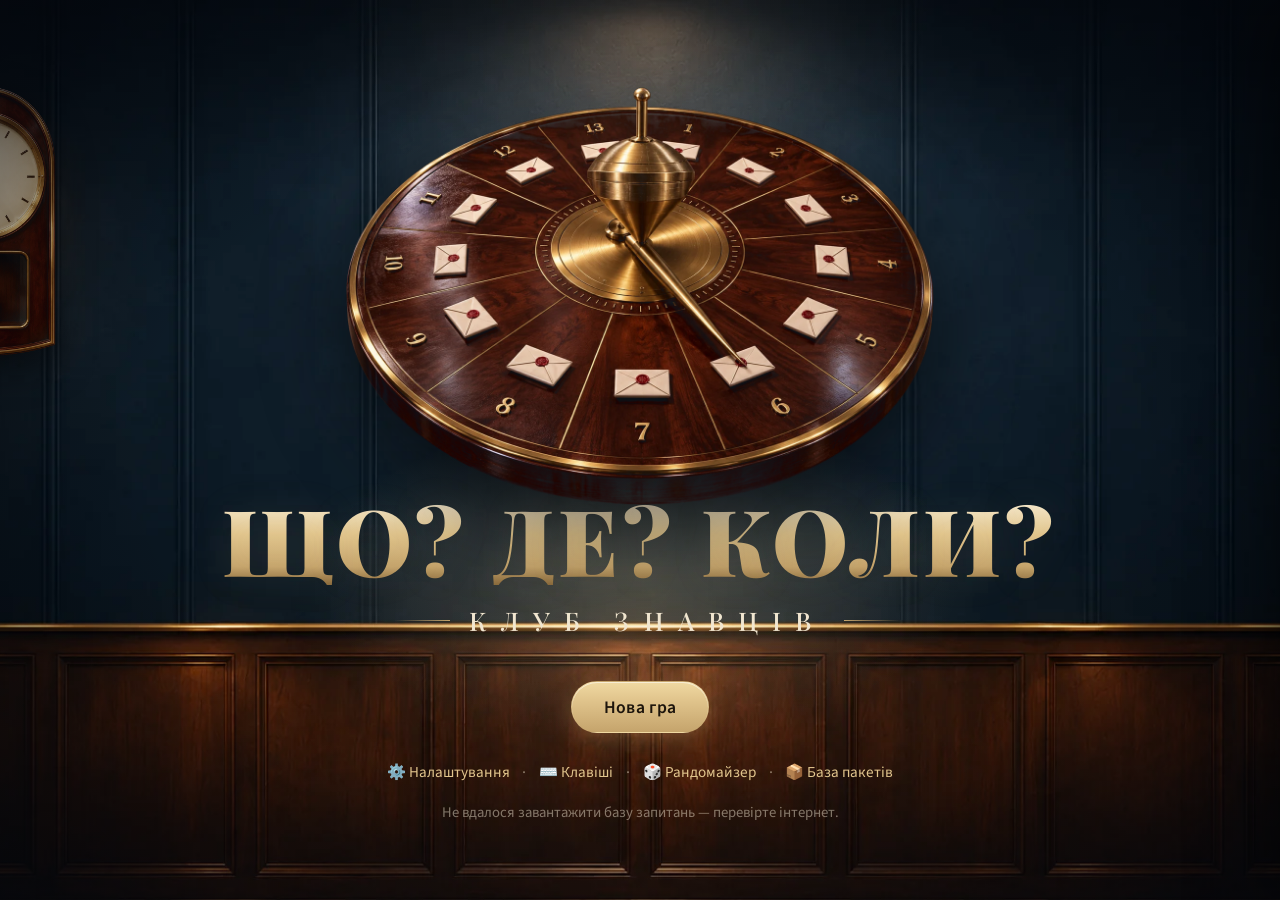
<file: studio.html>
<!DOCTYPE html>
<html lang="uk">
<head>
  <meta charset="UTF-8" />
  <meta name="viewport" content="width=device-width, initial-scale=1.0" />
  <title>Клуб знавців — ЩДК Studio</title>
  <meta name="theme-color" content="#101827" />
  <link rel="preconnect" href="https://fonts.googleapis.com" />
  <link rel="preconnect" href="https://fonts.gstatic.com" crossorigin />
  <link href="https://fonts.googleapis.com/css2?family=Playfair+Display:wght@500;700;900&family=Source+Sans+3:wght@400;600;700&display=swap" rel="stylesheet" />
  <link rel="stylesheet" href="studio.css" />
  <link rel="manifest" href="manifest.json" />
  <link rel="preload" as="image" href="assets/studio/club-bg.webp" />
  <link rel="preload" as="image" href="assets/studio/table.webp" />
  <link rel="preload" as="image" href="assets/studio/top.webp" />
  <script src="supabase.js"></script>
</head>
<body>
<div id="app" data-screen="intro" data-phase="idle">

  <!-- ═══════════ СЦЕНА (фон клубу) ═══════════ -->
  <div class="scene" aria-hidden="true">
    <div class="scene-photo">
      <div class="wall-clock">
        <img class="wc-body" src="assets/studio/clock.webp" alt="" decoding="async" />
        <div class="wc-window">
          <div class="wc-pendulum"><div class="wc-rod"></div><img class="wc-bob" src="assets/studio/clock-bob.webp" alt="" /></div>
          <div class="wc-glass"></div>
        </div>
        <div class="wc-hand wc-hour" id="clockHour"></div>
        <div class="wc-hand wc-min" id="clockMin"></div>
        <div class="wc-cap"></div>
      </div>
    </div>
    <div class="scene-dust" id="sceneDust"></div>
    <div class="scene-spot"></div>
    <div class="scene-glow"></div>
    <div class="scene-vignette"></div>
    <div class="scene-dim"></div>
  </div>

  <!-- ═══════════ ВСТУПНИЙ ЕКРАН ═══════════ -->
  <section class="screen screen-intro" id="screenIntro" aria-labelledby="introTitle">
    <div class="intro-inner">
      <div class="intro-hero" aria-hidden="true">
        <img class="intro-hero-img" src="assets/studio/table-hero.webp" alt="" />
        <span class="intro-hero-shine"></span>
      </div>
      <h1 class="intro-title" id="introTitle">ЩО? ДЕ? КОЛИ?</h1>
      <div class="intro-sub">Клуб знавців</div>
      <div class="intro-actions">
        <button class="btn btn-gold btn-lg" id="btnIntroNew" type="button">Нова гра</button>
        <button class="btn btn-ghost btn-lg" id="btnIntroResume" type="button" hidden>Продовжити гру</button>
      </div>
      <div class="intro-links">
        <button class="link-btn" type="button" data-open="settings">⚙️ Налаштування</button>
        <span class="dot">·</span>
        <button class="link-btn" type="button" data-open="help">⌨️ Клавіші</button>
        <span class="dot">·</span>
        <a class="link-btn" href="randomizer.html">🎲 Рандомайзер</a>
        <span class="dot">·</span>
        <a class="link-btn" href="index.html">📦 База пакетів</a>
      </div>
      <div class="intro-status" id="introStatus">Завантаження бази запитань…</div>
    </div>
  </section>

  <!-- ═══════════ НАЛАШТУВАННЯ ГРИ ═══════════ -->
  <section class="screen screen-setup" id="screenSetup" aria-labelledby="setupTitle">
    <div class="setup-frame">
      <header class="setup-head">
        <div>
          <div class="eyebrow">Клуб знавців</div>
          <h2 id="setupTitle">Підготовка до гри</h2>
        </div>
        <button class="btn btn-ghost" type="button" id="btnSetupBack">← Назад</button>
      </header>

      <div class="setup-grid">
        <!-- Пакети -->
        <div class="panel setup-packages">
          <div class="panel-title">
            <span>Пакети запитань</span>
            <span class="panel-links">
              <button class="link-btn" type="button" id="btnPkgAll">усі</button> /
              <button class="link-btn" type="button" id="btnPkgNone">жодного</button>
            </span>
          </div>
          <input class="field" type="search" id="pkgSearch" placeholder="Пошук пакета…" autocomplete="off" />
          <div class="pkg-list" id="pkgList" role="group" aria-label="Пакети"></div>
          <div class="panel-title small" id="tagTitle" hidden>Теми (необов'язково)</div>
          <div class="tag-list" id="tagList"></div>
        </div>

        <!-- Формат -->
        <div class="panel setup-options">
          <div class="panel-title"><span>Формат гри</span></div>
          <div class="seg" id="segFormat" role="radiogroup" aria-label="Формат гри">
            <button type="button" data-val="classic" role="radio">Класика</button>
            <button type="button" data-val="rounds" role="radio">Фіксовані раунди</button>
            <button type="button" data-val="unlimited" role="radio">Тренування</button>
          </div>
          <div class="opt-row" id="rowTarget">
            <label for="inpTarget">Гра до</label>
            <div class="stepper">
              <button type="button" data-step="target" data-d="-1" aria-label="Менше">−</button>
              <input class="field" id="inpTarget" type="number" min="1" max="30" value="6" />
              <button type="button" data-step="target" data-d="1" aria-label="Більше">+</button>
            </div>
            <span class="opt-hint">балів</span>
          </div>
          <div class="opt-row" id="rowRounds" hidden>
            <label for="inpRounds">Раундів</label>
            <div class="chips" id="chipsRounds">
              <button type="button" data-val="6">6</button>
              <button type="button" data-val="12">12</button>
              <button type="button" data-val="18">18</button>
            </div>
            <input class="field field-sm" id="inpRounds" type="number" min="1" max="200" value="12" aria-label="Інша кількість раундів" />
          </div>
          <p class="opt-note" id="formatNote"></p>

          <div class="panel-title"><span>Час на обговорення</span></div>
          <div class="chips" id="chipsTimer">
            <button type="button" data-val="30">30 с</button>
            <button type="button" data-val="60">60 с</button>
            <button type="button" data-val="90">90 с</button>
            <button type="button" data-val="120">120 с</button>
          </div>
          <div class="opt-row">
            <label for="inpTimer">Свій час</label>
            <input class="field field-sm" id="inpTimer" type="number" min="5" max="900" value="60" />
            <span class="opt-hint">секунд</span>
          </div>

          <div class="panel-title"><span>Запитання</span></div>
          <label class="check"><input type="checkbox" id="optOnlyUnplayed" checked /> <span>Лише незіграні запитання</span></label>
          <label class="check"><input type="checkbox" id="optMarkPlayed" checked /> <span>Позначати зіграними після показу відповіді</span></label>
        </div>

        <!-- Підсумок -->
        <div class="panel setup-summary">
          <div class="summary-photo" aria-hidden="true"><img src="assets/studio/hourglass-photo.webp" alt="" /></div>
          <div class="panel-title"><span>Перед стартом</span></div>
          <dl class="summary" id="summaryList"></dl>
          <div class="summary-warn" id="summaryWarn" hidden></div>
          <button class="btn btn-gold btn-lg btn-block" type="button" id="btnStart">Розпочати гру</button>
          <button class="btn btn-ghost btn-block" type="button" id="btnApplyMid" hidden>Застосувати й повернутися до гри</button>
        </div>
      </div>
    </div>
  </section>

  <!-- ═══════════ СТУДІЯ ═══════════ -->
  <section class="screen screen-studio" id="screenStudio" aria-label="Ігрова студія">
    <header class="st-header">
      <div class="st-brand">
        <div class="st-brand-title">ЩО? ДЕ? КОЛИ?</div>
        <div class="st-brand-sub">Клуб знавців</div>
      </div>

      <div class="st-score" aria-live="polite">
        <div class="st-side">
          <span class="st-side-label">Знавці</span>
          <span class="st-num" id="scoreExperts">0</span>
        </div>
        <span class="st-colon">:</span>
        <div class="st-side st-side-right">
          <span class="st-num" id="scoreQuestions">0</span>
          <span class="st-side-label">Запитання</span>
        </div>
      </div>

      <div class="st-right">
        <div class="st-round">
          <span class="st-round-label">Раунд</span>
          <span class="st-round-num" id="roundLabel">01</span>
        </div>
        <div class="st-icons">
          <button class="icon-btn" type="button" id="btnMute" title="Звук (M)" aria-label="Звук">
            <svg viewBox="0 0 24 24"><path class="ic-speaker" d="M4 9h4l5-4v14l-5-4H4z"/><path class="ic-waves" d="M16 8.5a5 5 0 0 1 0 7M18.5 6a8.5 8.5 0 0 1 0 12"/><path class="ic-mute" d="M16 9l5 6M21 9l-5 6"/></svg>
          </button>
          <button class="icon-btn" type="button" id="btnFullscreen" title="Повний екран (F)" aria-label="Повний екран">
            <svg viewBox="0 0 24 24"><path d="M4 9V4h5M20 9V4h-5M4 15v5h5M20 15v5h-5"/></svg>
          </button>
          <button class="icon-btn" type="button" data-open="help" title="Клавіші (?)" aria-label="Клавіші">
            <svg viewBox="0 0 24 24"><rect x="3" y="6" width="18" height="12" rx="2"/><path d="M7 10h1M11 10h1M15 10h1M7 14h10"/></svg>
          </button>
          <button class="icon-btn" type="button" data-open="settings" title="Налаштування" aria-label="Налаштування">
            <svg viewBox="0 0 24 24"><circle cx="12" cy="12" r="3"/><path d="M12 2v3M12 19v3M2 12h3M19 12h3M4.9 4.9l2.1 2.1M17 17l2.1 2.1M4.9 19.1L7 17M17 7l2.1-2.1"/></svg>
          </button>
        </div>
      </div>
    </header>

    <div class="st-source-bar" id="sourceBar"></div>

    <main class="st-main">
      <div class="stage" id="stage">
        <div class="table-wrap" id="tableWrap">
          <div class="table-plane">
            <svg class="table-svg" id="tableSvg" viewBox="-500 -500 1000 1000" aria-hidden="true"></svg>
          </div>
          <div class="top-figure" id="topFigure" aria-hidden="true">
            <img class="top-img" src="assets/studio/top.webp" alt="" />
            <div class="top-sheen" id="topSheen"></div>
          </div>
        </div>
        <div class="announce" id="announce" aria-live="assertive"></div>

        <div class="q-layer" id="qLayer">
          <article class="q-card" id="qCard" aria-live="polite">
            <span class="q-corner tl"></span><span class="q-corner tr"></span>
            <span class="q-corner bl"></span><span class="q-corner br"></span>
            <header class="q-head">
              <span class="q-num" id="qNum">Запитання № 1</span>
              <span class="q-meta" id="qMeta"></span>
            </header>
            <div class="q-body" id="qBody"><div class="q-text" id="qText"></div></div>
            <div class="q-answer-slot" id="qAnswerSlot"></div>
          </article>
        </div>
      </div>

      <aside class="timer-panel" id="timerPanel" aria-label="Таймер">
        <div class="hourglass" id="hourglass" aria-hidden="true">
          <img class="hg-layer" id="hgEnd" src="assets/studio/hourglass-end.webp" alt="" />
          <img class="hg-layer" id="hgFull" src="assets/studio/hourglass-full.webp" alt="" />
          <div class="hg-stream" id="hgStream"></div>
          <div class="hg-glint"></div>
        </div>
        <div class="timer-digits" id="timerDigits">01:00</div>
        <div class="timer-label" id="timerLabel">Хвилина на обговорення</div>
        <div class="timer-bar" aria-hidden="true"><div class="timer-bar-fill" id="timerBarFill"></div></div>
      </aside>
    </main>

    <footer class="toolbar" id="toolbar">
      <div class="tb-phase" id="phaseLabel">Готові до раунду</div>
      <div class="tb-actions" id="tbActions"></div>
      <button class="icon-btn tb-collapse" type="button" id="btnToolbarToggle" title="Сховати панель (H)" aria-label="Сховати панель ведучого">
        <svg viewBox="0 0 24 24"><path d="M6 9l6 6 6-6"/></svg>
      </button>
    </footer>
    <div class="toolbar-hotzone" id="toolbarHotzone"></div>
    <button class="toolbar-peek" type="button" id="btnToolbarPeek" title="Показати панель (H)" aria-label="Показати панель ведучого">
      <svg viewBox="0 0 24 24"><path d="M6 15l6-6 6 6"/></svg>
    </button>
  </section>

  <!-- ═══════════ ФІНАЛ ═══════════ -->
  <section class="screen screen-final" id="screenFinal" aria-labelledby="finalTitle">
    <div class="final-rays" aria-hidden="true"></div>
    <div class="final-inner">
      <div class="eyebrow">Клуб знавців</div>
      <h2 class="final-title" id="finalTitle">ГРУ ЗАВЕРШЕНО</h2>
      <div class="final-winner" id="finalWinner"></div>
      <div class="final-score" id="finalScore">0 : 0</div>
      <div class="final-score-labels"><span>Знавці</span><span>Запитання</span></div>
      <div class="final-stats" id="finalStats"></div>
      <div class="final-actions">
        <button class="btn btn-gold btn-lg" type="button" id="btnFinalReplay">Зіграти ще раз</button>
        <button class="btn btn-ghost btn-lg" type="button" id="btnFinalNew">Нова гра</button>
        <a class="btn btn-ghost btn-lg" href="index.html">Повернутися до бази</a>
      </div>
      <button class="link-btn final-undo" type="button" id="btnFinalUndo" hidden>↶ Скасувати останній бал і повернутися до гри</button>
    </div>
  </section>

  <!-- ═══════════ НАЛАШТУВАННЯ (шухляда) ═══════════ -->
  <div class="drawer-backdrop" id="drawerBackdrop"></div>
  <aside class="drawer" id="settingsDrawer" aria-label="Налаштування" aria-hidden="true">
    <header class="drawer-head">
      <h3>Налаштування</h3>
      <button class="icon-btn" type="button" data-close="settings" aria-label="Закрити"><svg viewBox="0 0 24 24"><path d="M6 6l12 12M18 6L6 18"/></svg></button>
    </header>
    <div class="drawer-body">
      <section class="dsec" id="dsecScore" hidden>
        <h4>Рахунок (ручне виправлення)</h4>
        <div class="score-fix">
          <span>Знавці</span>
          <div class="stepper"><button type="button" data-fix="experts" data-d="-1">−</button><output id="fixExperts">0</output><button type="button" data-fix="experts" data-d="1">+</button></div>
        </div>
        <div class="score-fix">
          <span>Запитання</span>
          <div class="stepper"><button type="button" data-fix="questions" data-d="-1">−</button><output id="fixQuestions">0</output><button type="button" data-fix="questions" data-d="1">+</button></div>
        </div>
      </section>

      <section class="dsec">
        <h4>Таймер</h4>
        <div class="chips" id="dChipsTimer">
          <button type="button" data-val="30">30 с</button><button type="button" data-val="60">60 с</button>
          <button type="button" data-val="90">90 с</button><button type="button" data-val="120">120 с</button>
        </div>
        <div class="opt-row"><label for="dInpTimer">Свій час</label><input class="field field-sm" id="dInpTimer" type="number" min="5" max="900" /><span class="opt-hint">с</span></div>
        <p class="opt-note">Новий час діє з наступного запуску таймера.</p>
      </section>

      <section class="dsec">
        <h4>Дзиґа</h4>
        <div class="seg" id="segSpin">
          <button type="button" data-val="short">Коротко</button>
          <button type="button" data-val="standard">Стандарт</button>
          <button type="button" data-val="cinematic">Кіно</button>
          <button type="button" data-val="long">10 с</button>
        </div>
        <p class="opt-note">«10 с» — дзиґа крутиться рівно стільки, скільки звучить її звук. Коротший варіант плавно обриває звук.</p>
        <label class="check"><input type="checkbox" id="optSkipSpin" /> <span>Пропускати анімацію дзиґи</span></label>
        <label class="check"><input type="checkbox" id="optAutoReveal" /> <span>Відкривати запитання одразу після зупинки</span></label>
      </section>

      <section class="dsec">
        <h4>Показ</h4>
        <label class="check"><input type="checkbox" id="optShowSource" /> <span>Показувати джерело запитання</span></label>
        <label class="check"><input type="checkbox" id="optReducedMotion" /> <span>Менше анімації</span></label>
        <div class="opt-row"><label>Масштаб</label>
          <div class="seg seg-sm" id="segScale">
            <button type="button" data-val="0.9">90%</button><button type="button" data-val="1">100%</button>
            <button type="button" data-val="1.12">112%</button><button type="button" data-val="1.25">125%</button>
          </div>
        </div>
      </section>

      <section class="dsec">
        <h4>Звук</h4>
        <label class="check"><input type="checkbox" id="optMute" /> <span>Вимкнути весь звук</span></label>
        <div class="slider-row"><label for="volMaster">Загальна гучність</label><input type="range" id="volMaster" min="0" max="1" step="0.05" /></div>
        <div class="slider-row"><label for="volSfx">Ефекти</label><input type="range" id="volSfx" min="0" max="1" step="0.05" /></div>
        <label class="check"><input type="checkbox" id="optAmbient" /> <span>Атмосфера клубу (фоновий звук)</span></label>
        <div class="slider-row"><label for="volAmbient">Гучність атмосфери</label><input type="range" id="volAmbient" min="0" max="1" step="0.05" /></div>
      </section>

      <section class="dsec" id="dsecGame" hidden>
        <h4>Гра</h4>
        <button class="btn btn-ghost btn-block" type="button" id="btnChangePkgs">Змінити пакети</button>
        <button class="btn btn-danger btn-block" type="button" id="btnDrawerEnd">Завершити гру</button>
        <a class="btn btn-ghost btn-block" href="index.html">До бази пакетів (гра збережеться)</a>
      </section>
    </div>
  </aside>

  <!-- ═══════════ ДОВІДКА ═══════════ -->
  <div class="modal-backdrop" id="helpModal" aria-hidden="true">
    <div class="modal" role="dialog" aria-modal="true" aria-labelledby="helpTitle">
      <h3 id="helpTitle">Клавіші ведучого</h3>
      <table class="keys">
        <tr><td><kbd>S</kbd></td><td>Крутити дзиґу</td></tr>
        <tr><td><kbd>Пробіл</kbd></td><td>Старт / пауза / продовжити таймер</td></tr>
        <tr><td><kbd>Enter</kbd></td><td>Показати запитання / відповідь, пропустити анімацію</td></tr>
        <tr><td><kbd>1</kbd></td><td>Бал знавцям</td></tr>
        <tr><td><kbd>2</kbd></td><td>Бал запитанням</td></tr>
        <tr><td><kbd>0</kbd></td><td>Без бала</td></tr>
        <tr><td><kbd>Z</kbd></td><td>Скасувати останній бал</td></tr>
        <tr><td><kbd>R</kbd></td><td>Скинути таймер</td></tr>
        <tr><td><kbd>→</kbd></td><td>Наступний раунд</td></tr>
        <tr><td><kbd>H</kbd></td><td>Сховати / показати панель ведучого</td></tr>
        <tr><td><kbd>F</kbd></td><td>Повний екран</td></tr>
        <tr><td><kbd>M</kbd></td><td>Звук увімк. / вимк.</td></tr>
        <tr><td><kbd>Esc</kbd></td><td>Закрити меню та вікна</td></tr>
      </table>
      <div class="modal-actions"><button class="btn btn-gold" type="button" data-close="help">Зрозуміло</button></div>
    </div>
  </div>

  <!-- ═══════════ ДІАЛОГ ═══════════ -->
  <div class="modal-backdrop" id="dialog" aria-hidden="true">
    <div class="modal" role="dialog" aria-modal="true" aria-labelledby="dialogTitle">
      <h3 id="dialogTitle"></h3>
      <p id="dialogText"></p>
      <div class="modal-actions" id="dialogActions"></div>
    </div>
  </div>

  <div class="toast" id="toast" role="status" aria-live="polite"></div>
</div>

<script src="studio.js"></script>
</body>
</html>
</file>
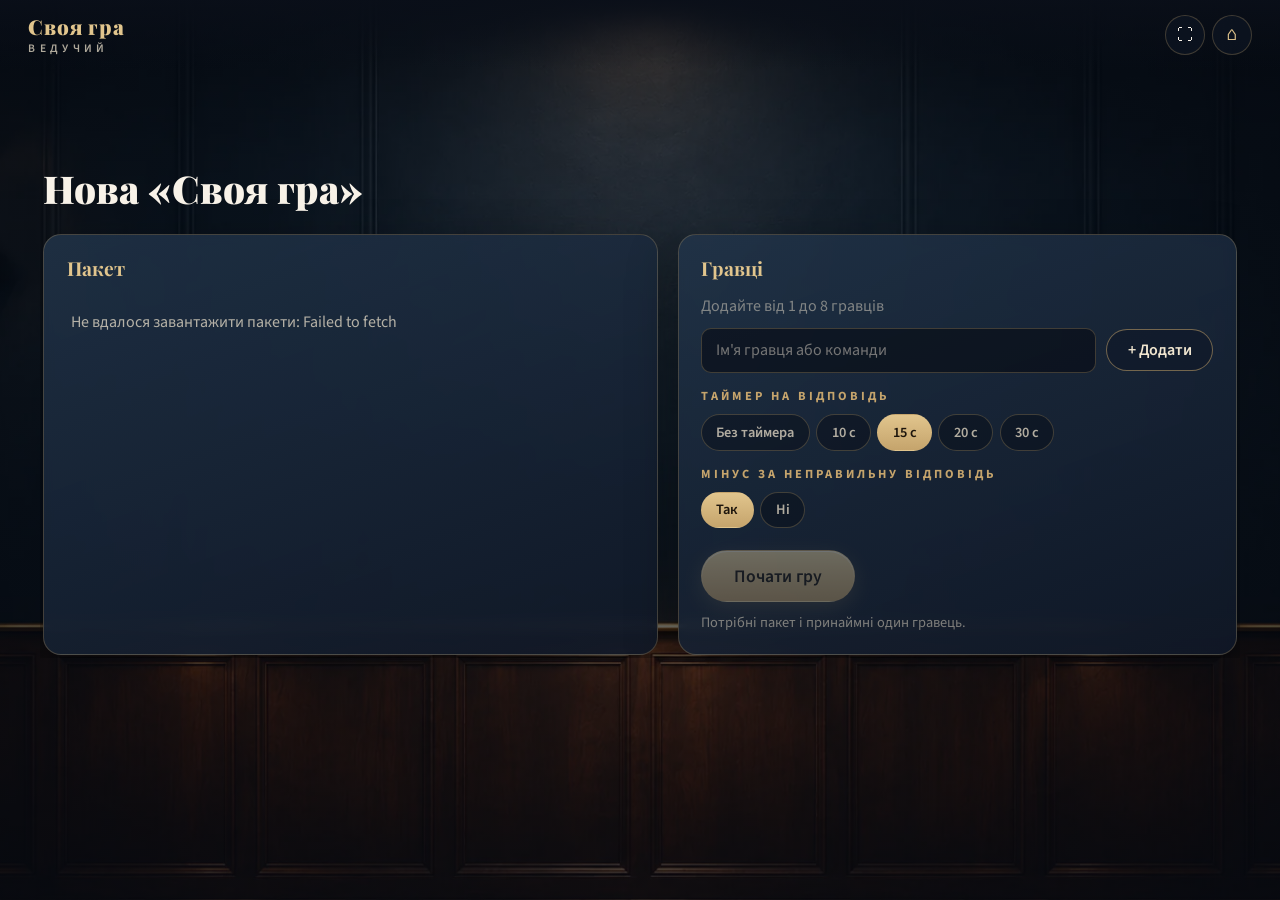
<file: svoya.html>
<!DOCTYPE html>
<html lang="uk">
<head>
  <meta charset="UTF-8" />
  <meta name="viewport" content="width=device-width, initial-scale=1.0" />
  <title>Своя гра</title>
  <link rel="preconnect" href="https://fonts.googleapis.com" />
  <link href="https://fonts.googleapis.com/css2?family=Playfair+Display:wght@700;900&family=Source+Sans+3:wght@400;600;700&display=swap" rel="stylesheet" />
  <link rel="stylesheet" href="play.css" />
  <script src="supabase.js"></script>
  <script src="games.js"></script>
  <style>
    .stage { padding-bottom: 10rem; }
    /* Табло */
    .board { width: min(1500px, 100%); max-height: 100%; display: grid; gap: .5rem; align-content: center; }
    .b-theme { display: flex; align-items: center; padding: .4rem .9rem; border-radius: 12px; background: linear-gradient(160deg, rgba(34, 53, 75, .92), rgba(16, 24, 39, .95)); border: 1px solid var(--line); font: 700 clamp(.85rem, 1.25vw, 1.25rem) var(--font-display); color: var(--ivory); line-height: 1.2; }
    .b-cell { border-radius: 12px; border: 1px solid var(--line-strong); background: radial-gradient(ellipse at 50% 30%, rgba(46, 72, 104, .95), rgba(18, 28, 46, .97)); font: 900 clamp(1.3rem, 2.6vw, 2.6rem) var(--font-display); color: var(--gold-hi); text-shadow: 0 2px 10px rgba(0, 0, 0, .5); transition: transform .15s, box-shadow .2s, border-color .2s; display: grid; place-items: center; }
    .b-cell:hover:not(:disabled) { transform: scale(1.03); border-color: var(--gold-hi); box-shadow: 0 0 24px rgba(225, 197, 141, .35); }
    .b-cell:disabled { background: rgba(16, 24, 39, .35); border-color: rgba(197, 164, 108, .12); color: transparent; text-shadow: none; cursor: default; }
    .b-cell.blank { visibility: hidden; }
    /* Гравці */
    .players { position: fixed; left: 0; right: 0; bottom: 4.6rem; z-index: 4; display: flex; justify-content: center; gap: .6rem; padding: 0 1rem; flex-wrap: wrap; }
    .pl { min-width: 150px; padding: .45rem .9rem; border-radius: 14px; border: 1px solid var(--line); background: rgba(16, 24, 39, .88); text-align: center; position: relative; transition: border-color .3s, box-shadow .3s, transform .3s; }
    .pl.chooser { border-color: var(--gold-hi); box-shadow: 0 0 22px rgba(225, 197, 141, .35); }
    .pl.chooser::before { content: 'обирає'; position: absolute; top: -.7rem; left: 50%; transform: translateX(-50%); font-size: .62rem; letter-spacing: .2em; text-transform: uppercase; background: var(--gold); color: #1d150c; padding: .05rem .5rem; border-radius: 999px; font-weight: 700; }
    .pl .n { font-weight: 700; font-size: 1.02rem; cursor: pointer; }
    .pl .s { font: 900 1.45rem var(--font-display); font-variant-numeric: tabular-nums; cursor: pointer; color: var(--gold-hi); }
    .pl .s.neg { color: #ef8f97; }
    .pl.bump { animation: plBump .7s var(--ease); }
    @keyframes plBump { 30% { transform: scale(1.1); } }
    /* Судді */
    .judge { display: flex; flex-wrap: wrap; gap: .5rem; justify-content: center; }
    .judge .jp { display: flex; gap: .25rem; align-items: center; padding: .25rem .3rem .25rem .8rem; border-radius: 999px; border: 1px solid var(--line); background: rgba(16, 24, 39, .7); }
    .judge .jp.off { opacity: .35; pointer-events: none; }
    .judge .jp b { margin-right: .3rem; }
    .judge .jp .btn { padding: .4rem .7rem; }
    .host-bar { position: fixed; left: 50%; bottom: .9rem; transform: translateX(-50%); z-index: 5; display: flex; gap: .5rem; align-items: center; padding: .5rem .6rem .5rem 1.2rem; border-radius: 999px; border: 1px solid var(--line); background: linear-gradient(180deg, rgba(25, 37, 54, .94), rgba(12, 18, 30, .96)); box-shadow: 0 18px 50px rgba(0, 0, 0, .55); max-width: calc(100vw - 1.6rem); flex-wrap: wrap; justify-content: center; }
    .host-bar .ph { font-size: .75rem; font-weight: 700; letter-spacing: .2em; text-transform: uppercase; color: var(--gold); }
    .special { text-align: center; }
    .special .icon { font-size: clamp(3rem, 8vw, 6rem); animation: wiggle 1.2s ease-in-out infinite; }
    @keyframes wiggle { 0%, 100% { transform: rotate(-6deg); } 50% { transform: rotate(6deg); } }
    .pick-players { display: flex; gap: .6rem; flex-wrap: wrap; justify-content: center; margin-top: 1rem; }
    .pick-players button { min-width: 140px; }
    .pick-players button.sel { background: linear-gradient(180deg, var(--gold-hi), var(--gold)); color: #1d150c; border-color: transparent; }
    .bid-row { display: flex; gap: .6rem; align-items: center; justify-content: center; margin-top: 1rem; flex-wrap: wrap; }
    .bid-row input { width: 9rem; text-align: center; font: 700 1.4rem var(--font-ui); }
    .final-themes { display: flex; flex-direction: column; gap: .6rem; width: min(760px, 100%); }
    .final-themes button { padding: 1rem 1.3rem; border-radius: 14px; border: 1px solid var(--line-strong); background: var(--panel); font: 700 clamp(1.1rem, 2vw, 1.6rem) var(--font-display); color: var(--ivory); transition: opacity .3s, transform .3s; }
    .final-themes button.gone { opacity: .25; text-decoration: line-through; transform: scale(.97); }
    .bets { display: flex; flex-direction: column; gap: .5rem; width: min(640px, 100%); }
    .bets .score-item { display: grid; grid-template-columns: 1fr auto auto; gap: 1rem; align-items: center; padding: .55rem .9rem; border-radius: 12px; background: rgba(25, 37, 54, .85); border: 1px solid var(--line); }
    .bets input { width: 8rem; text-align: center; font-weight: 700; }
    .podium { display: flex; gap: 1rem; align-items: flex-end; justify-content: center; margin: .5rem 0 1rem; }
    .pod { width: clamp(140px, 16vw, 220px); text-align: center; }
    .pod .bar { border-radius: 14px 14px 4px 4px; background: linear-gradient(180deg, rgba(225, 197, 141, .35), rgba(25, 37, 54, .9)); border: 1px solid var(--line-strong); display: grid; place-items: center; font: 900 2.4rem var(--font-display); color: var(--gold-hi); animation: rise 1s var(--ease) both; transform-origin: bottom; }
    .pod.p1 .bar { height: 170px; } .pod.p2 .bar { height: 120px; animation-delay: .3s; } .pod.p3 .bar { height: 90px; animation-delay: .5s; }
    .pod .nm { font: 700 1.2rem var(--font-display); } .pod .pts { color: var(--text-soft); margin-bottom: .4rem; }
    @keyframes rise { from { transform: scaleY(0); opacity: 0; } to { transform: none; opacity: 1; } }
    .qtimer { display: flex; align-items: center; gap: 1rem; width: 100%; }
    .cell-zoom { animation: zoomIn .5s var(--ease); }
    @keyframes zoomIn { from { transform: scale(.6); opacity: 0; } to { transform: none; opacity: 1; } }
  </style>
</head>
<body>
<div class="bg"></div>
<div class="app">
  <header class="top">
    <div class="brand">Своя гра<small>ведучий</small></div>
    <div class="top-mid" id="topMid"></div>
    <div class="top-icons">
      <button class="icon-btn" id="btnUndo" title="Скасувати останню зміну балів (Z)" hidden>↶</button>
      <button class="icon-btn" id="btnFs" title="Повний екран (F)">⛶</button>
      <a class="icon-btn" href="index.html?game=svoya" title="До пакетів">⌂</a>
    </div>
  </header>

  <main class="stage">
    <section class="screen" id="sSetup">
      <div class="setup">
        <h2>Нова «Своя гра»</h2>
        <div class="panel">
          <h3>Пакет</h3>
          <div class="pkg-pick" id="pkgPick"><div class="empty-note">Завантаження…</div></div>
        </div>
        <div class="panel">
          <h3>Гравці</h3>
          <div class="people" id="playerList"></div>
          <div class="row" style="justify-content:flex-start;">
            <input class="field" id="playerName" placeholder="Ім'я гравця або команди" style="flex:1;min-width:180px;" />
            <button class="btn btn-ghost" id="btnAddPlayer">+ Додати</button>
          </div>
          <div class="label">Таймер на відповідь</div>
          <div class="chips" id="chipsTimer"><button data-v="0">Без таймера</button><button data-v="10">10 с</button><button data-v="15">15 с</button><button data-v="20">20 с</button><button data-v="30">30 с</button></div>
          <div class="label">Мінус за неправильну відповідь</div>
          <div class="chips" id="chipsMinus"><button data-v="1">Так</button><button data-v="0">Ні</button></div>
          <div class="row" style="margin-top:1.4rem;justify-content:flex-start;"><button class="btn btn-gold btn-lg" id="btnStart">Почати гру</button></div>
          <p class="dim" id="setupNote" style="margin-top:.6rem;font-size:.9rem;"></p>
        </div>
      </div>
    </section>

    <section class="screen" id="sRoundIntro">
      <div class="big-title"><div class="eyebrow" id="riEyebrow"></div><h1 id="riName"></h1><p id="riInfo"></p></div>
    </section>

    <section class="screen" id="sBoard"><div class="board" id="board"></div></section>

    <section class="screen" id="sSpecial">
      <div class="special">
        <div class="icon" id="spIcon">🐱</div>
        <div class="big-title"><h1 id="spTitle">Кіт у мішку!</h1><p id="spText"></p></div>
        <div id="spBody"></div>
      </div>
    </section>

    <section class="screen" id="sQuestion">
      <article class="qcard cell-zoom">
        <div class="qhead"><span class="t" id="qT"></span><span class="m" id="qM"></span></div>
        <div class="qtext" id="qText"></div>
        <div id="qMedia"></div>
        <div id="qAnswer"></div>
        <div class="qtimer" id="qTimer" hidden><div class="tbar" id="tbar"><i id="tbarFill"></i></div><span class="tnum" id="tnum"></span></div>
      </article>
      <div class="judge" id="judge"></div>
    </section>

    <section class="screen" id="sFinal">
      <div class="big-title" style="margin-bottom:.4rem;"><div class="eyebrow" id="fEyebrow">Фінал</div><h1 id="fTitle" style="font-size:clamp(2rem,5vw,4rem);"></h1><p id="fText"></p></div>
      <div id="fBody" style="width:100%;display:flex;justify-content:center;"></div>
    </section>

    <section class="screen" id="sResults">
      <div class="big-title"><div class="eyebrow">Гру завершено</div><h1 id="resWinner"></h1></div>
      <div id="resPodium"></div>
    </section>
  </main>

  <div class="players" id="players" hidden></div>
  <div class="host-bar" id="hostBar" hidden><span class="ph" id="hostPhase"></span><span id="hostBtns" class="row"></span></div>
</div>

<div class="modal-bg" id="dlg"><div class="modal"><h3 id="dlgT"></h3><p id="dlgP"></p><div id="dlgX"></div><div class="row" id="dlgB"></div></div></div>
<div class="toast" id="toast"></div>

<script>
'use strict';
const $ = (id) => document.getElementById(id);
const esc = gEsc;
const KEY = 'qdkk_svoya_session';
let packages = [], pkg = null, rounds = [];
let S = null;
const setup = { pkgId: new URLSearchParams(location.search).get('id'), players: [], timer: 15, minus: 1 };
try { const p = JSON.parse(localStorage.getItem('qdkk_svoya_prefs') || '{}'); Object.assign(setup, { players: p.players || [], timer: p.timer ?? 15, minus: p.minus ?? 1 }); } catch {}

function toast(t, ms = 2400) { const el = $('toast'); el.textContent = t; el.classList.add('show'); clearTimeout(toast.t); toast.t = setTimeout(() => el.classList.remove('show'), ms); }
function dialog(title, text, buttons, extraHTML = '') {
  $('dlgT').textContent = title; $('dlgP').textContent = text; $('dlgX').innerHTML = extraHTML; $('dlgB').innerHTML = '';
  buttons.forEach((b) => { const el = document.createElement('button'); el.className = 'btn ' + (b.cls || 'btn-ghost'); el.textContent = b.label; el.onclick = () => { if (b.run && b.run() === false) return; $('dlg').classList.remove('open'); }; $('dlgB').appendChild(el); });
  $('dlg').classList.add('open');
}
function save() { if (S) { S.updatedAt = Date.now(); localStorage.setItem(KEY, JSON.stringify(S)); } }
function show(id) { document.querySelectorAll('.screen').forEach((s) => s.classList.toggle('active', s.id === id)); document.body.classList.toggle('bg-dim', id !== 'sSetup'); }
let actx = null;
function beep(f, d, v = .15, delay = 0) {
  try { actx = actx || new (window.AudioContext || window.webkitAudioContext)(); const t = actx.currentTime + delay, o = actx.createOscillator(), g = actx.createGain();
    o.frequency.value = f; g.gain.setValueAtTime(.0001, t); g.gain.exponentialRampToValueAtTime(v, t + .01); g.gain.exponentialRampToValueAtTime(.0001, t + d); o.connect(g).connect(actx.destination); o.start(t); o.stop(t + d + .05); } catch {}
}

// ════════════════════════════════════════════
//  НАЛАШТУВАННЯ
// ════════════════════════════════════════════
async function init() {
  try { packages = await dbLoadPackages('svoya'); } catch (e) { packages = []; $('pkgPick').innerHTML = `<div class="empty-note">Не вдалося завантажити пакети: ${esc(e.message)}</div>`; }
  renderSetup();
  show('sSetup');
  const saved = JSON.parse(localStorage.getItem(KEY) || 'null');
  if (saved && saved.phase !== 'results' && packages.some((p) => p.id === saved.pkgId)) {
    dialog('Продовжити попередню гру?', saved.players.map((p) => `${p.name}: ${p.score}`).join(' · '), [
      { label: 'Почати нову' }, { label: 'Продовжити', cls: 'btn-gold', run: () => resume(saved) },
    ]);
  }
}
function renderSetup() {
  if (packages.length) {
    if (!packages.some((p) => p.id === setup.pkgId)) setup.pkgId = packages[0].id;
    $('pkgPick').innerHTML = packages.map((p) => `<label><input type="radio" name="pkg" value="${esc(p.id)}" ${p.id === setup.pkgId ? 'checked' : ''} />
      <span><b>${esc(p.title)}</b><small>${esc([p.tournament, p.date].filter(Boolean).join(' · '))}</small></span><span class="dim">${esc(Svoya.summary(p))}</span></label>`).join('');
  } else if (!$('pkgPick').textContent.includes('Не вдалося')) {
    $('pkgPick').innerHTML = '<div class="empty-note">Ще немає пакетів «Своєї гри».<br><a href="index.html?game=svoya">Створіть пакет у базі →</a></div>';
  }
  $('playerList').innerHTML = setup.players.map((t, i) => `<div class="person"><input class="field" data-pl="${i}" value="${esc(t)}" /><button data-del-pl="${i}" title="Прибрати">✕</button></div>`).join('') || '<div class="dim">Додайте від 1 до 8 гравців</div>';
  document.querySelectorAll('#chipsTimer button').forEach((b) => b.classList.toggle('active', Number(b.dataset.v) === setup.timer));
  document.querySelectorAll('#chipsMinus button').forEach((b) => b.classList.toggle('active', Number(b.dataset.v) === setup.minus));
  const ok = packages.length && setup.players.some((t) => t.trim());
  $('btnStart').disabled = !ok;
  $('setupNote').textContent = ok ? '' : 'Потрібні пакет і принаймні один гравець.';
}
$('pkgPick').addEventListener('change', (e) => { if (e.target.name === 'pkg') setup.pkgId = e.target.value; });
$('btnAddPlayer').onclick = () => { const v = $('playerName').value.trim(); if (!v) return; if (setup.players.length >= 8) { toast('Максимум 8 гравців'); return; } setup.players.push(v); $('playerName').value = ''; renderSetup(); $('playerName').focus(); };
$('playerName').addEventListener('keydown', (e) => { if (e.key === 'Enter') $('btnAddPlayer').click(); });
$('playerList').addEventListener('input', (e) => { const i = e.target.dataset.pl; if (i != null) setup.players[i] = e.target.value; });
$('playerList').addEventListener('click', (e) => { const i = e.target.dataset.delPl; if (i != null) { setup.players.splice(Number(i), 1); renderSetup(); } });
$('chipsTimer').addEventListener('click', (e) => { const b = e.target.closest('button'); if (b) { setup.timer = Number(b.dataset.v); renderSetup(); } });
$('chipsMinus').addEventListener('click', (e) => { const b = e.target.closest('button'); if (b) { setup.minus = Number(b.dataset.v); renderSetup(); } });
$('btnStart').onclick = () => {
  const players = setup.players.map((t) => t.trim()).filter(Boolean);
  localStorage.setItem('qdkk_svoya_prefs', JSON.stringify({ players, timer: setup.timer, minus: setup.minus }));
  pkg = packages.find((p) => p.id === setup.pkgId);
  rounds = Svoya.rounds(pkg).filter((r) => r.themes.some((t) => t.questions.length));
  if (!rounds.length) { toast('У пакеті немає запитань'); return; }
  S = { v: 1, pkgId: pkg.id, players: players.map((name) => ({ name, score: 0 })), timer: setup.timer, minus: setup.minus,
    roundIdx: 0, played: [], chooser: 0, phase: 'roundIntro', cur: null, history: [], final: null };
  try { actx = actx || new (window.AudioContext || window.webkitAudioContext)(); } catch {}
  go('roundIntro');
};
function resume(saved) {
  S = saved;
  pkg = packages.find((p) => p.id === S.pkgId);
  rounds = Svoya.rounds(pkg).filter((r) => r.themes.some((t) => t.questions.length));
  // безпечне відновлення: незавершене запитання повертається на табло
  if (['question', 'cat', 'auction'].includes(S.phase)) { S.phase = 'board'; S.cur = null; }
  if (S.phase === 'finalQ') S.phase = 'finalBets';
  go(S.phase);
}

// ════════════════════════════════════════════
//  ПЕРЕБІГ
// ════════════════════════════════════════════
const round = () => rounds[S.roundIdx];
const qByNum = (n) => (pkg.questions || []).find((q) => q.number === n);
const isPlayed = (n) => S.played.includes(n);
const roundDone = () => round().themes.every((t) => t.questions.every((q) => isPlayed(q.number)));
let hostActions = {};
function host(phaseText, btns) {
  $('hostBar').hidden = false;
  $('hostPhase').textContent = phaseText;
  hostActions = {};
  $('hostBtns').innerHTML = btns.map(([label, cls, fn, key], i) => { hostActions[i] = fn; if (key) hostActions[key] = fn; return `<button class="btn ${cls}" data-i="${i}">${esc(label)}${key ? ` <kbd>${esc(key)}</kbd>` : ''}</button>`; }).join('');
}
$('hostBtns').addEventListener('click', (e) => { const b = e.target.closest('[data-i]'); if (b) { b.blur(); hostActions[b.dataset.i](); } });

function go(phase) {
  S.phase = phase;
  stopTimer();
  pauseMedia();
  const r = round();
  $('topMid').innerHTML = r ? `${esc(r.name)}<small>${esc(pkg.title)}</small>` : esc(pkg.title);
  $('btnUndo').hidden = false;
  renderPlayers();
  switch (phase) {
    case 'roundIntro':
      $('riEyebrow').textContent = r.isFinal ? 'Останній етап' : `Раунд ${S.roundIdx + 1}`;
      $('riName').textContent = r.name;
      $('riInfo').textContent = r.isFinal ? 'Гравці прибирають теми, роблять ставки й відповідають письмово' : r.themes.map((t) => t.name).join(' · ');
      show('sRoundIntro');
      host('Новий раунд', [[r.isFinal ? 'До фіналу' : 'Відкрити табло', 'btn-gold', () => go(r.isFinal ? 'finalThemes' : 'board'), '→']]);
      if (!r.isFinal) beep(392, .25, .12), beep(523, .4, .12, .15);
      break;
    case 'board': renderBoard(); break;
    case 'finalThemes': case 'finalBets': case 'finalQ': case 'finalJudge': renderFinal(phase); break;
    case 'results': renderResults(); break;
  }
  save();
}

// ---- Табло ----
function renderBoard() {
  const r = round();
  const cols = Math.max(...r.themes.map((t) => t.questions.length));
  const b = $('board');
  b.style.gridTemplateColumns = `minmax(160px, 1.5fr) repeat(${cols}, 1fr)`;
  b.style.gridTemplateRows = `repeat(${r.themes.length}, minmax(48px, 150px))`;
  b.style.height = `min(100%, ${r.themes.length * 158}px)`;
  b.innerHTML = r.themes.map((t) => `<div class="b-theme">${esc(t.name)}</div>` +
    Array.from({ length: cols }, (_, i) => { const q = t.questions[i]; return q ? `<button class="b-cell" data-q="${q.number}" ${isPlayed(q.number) ? 'disabled' : ''}>${q.value}</button>` : '<span class="b-cell blank"></span>'; }).join('')).join('');
  show('sBoard');
  const last = S.roundIdx >= rounds.length - 1;
  const nextLabel = last ? 'Підсумки' : rounds[S.roundIdx + 1].isFinal ? 'До фіналу' : 'Наступний раунд';
  if (roundDone()) host('Раунд завершено', [[nextLabel, 'btn-gold', () => nextRound(), '→']]);
  else host(`Обирає: ${S.players[S.chooser]?.name || '—'}`, [['Завершити раунд', 'btn-ghost', () => dialog('Завершити раунд?', 'Незіграні запитання залишаться невідкритими.', [{ label: 'Скасувати' }, { label: 'Завершити', cls: 'btn-gold', run: () => nextRound() }])]]);
}
$('board').addEventListener('click', (e) => { const b = e.target.closest('[data-q]'); if (b && !b.disabled) openCell(Number(b.dataset.q)); });
function nextRound() {
  if (S.roundIdx >= rounds.length - 1) { go('results'); return; }
  S.roundIdx++;
  if (round().isFinal) S.final = null;
  go('roundIntro');
}

// ---- Клітинка ----
function openCell(num) {
  const q = qByNum(num);
  S.cur = { num, mode: q.type || 'normal', player: null, stake: q.value, tried: [], revealed: false };
  if (q.type === 'cat') { S.phase = 'cat'; renderCat(); }
  else if (q.type === 'auction') { S.phase = 'auction'; renderAuction(); }
  else { S.phase = 'question'; renderQuestion(); }
  renderPlayers();
  save();
}
function renderCat(step) {
  const q = qByNum(S.cur.num);
  $('spIcon').textContent = '🐱';
  $('spTitle').textContent = 'Кіт у мішку!';
  const others = S.players.map((p, i) => i).filter((i) => S.players.length === 1 || i !== S.chooser);
  if (S.cur.player == null) {
    $('spText').textContent = `${S.players[S.chooser]?.name || 'Гравець'} віддає кота іншому гравцеві`;
    $('spBody').innerHTML = `<div class="pick-players">${others.map((i) => `<button class="btn btn-ghost" data-cat="${i}">${esc(S.players[i].name)}</button>`).join('')}</div>`;
    host('Кіт у мішку', [['Скасувати', 'btn-ghost', () => { S.cur = null; go('board'); }]]);
  } else {
    S.cur.stake = q.catValue || q.value;
    $('spText').innerHTML = `Відповідає <b>${esc(S.players[S.cur.player].name)}</b><br>Тема: <b>${esc(q.catTheme || q.theme)}</b> · Ціна: <b>${S.cur.stake}</b>`;
    $('spBody').innerHTML = '';
    host('Кіт у мішку', [['Показати запитання', 'btn-gold', () => { S.phase = 'question'; renderQuestion(); save(); }, '→']]);
  }
  show('sSpecial');
  beep(660, .15, .1); beep(880, .25, .1, .12);
}
$('spBody').addEventListener('click', (e) => {
  const c = e.target.closest('[data-cat]'); if (c) { S.cur.player = Number(c.dataset.cat); renderCat(); save(); return; }
  const a = e.target.closest('[data-auc]'); if (a) { S.cur.player = Number(a.dataset.auc); renderAuction(); return; }
});
function renderAuction() {
  const q = qByNum(S.cur.num);
  $('spIcon').textContent = '🔨';
  $('spTitle').textContent = 'Аукціон!';
  $('spText').textContent = `Тема «${q.theme}» · мінімальна ставка ${q.value}. Хто дав найбільшу ставку?`;
  $('spBody').innerHTML = `<div class="pick-players">${S.players.map((p, i) => `<button class="btn btn-ghost ${S.cur.player === i ? 'sel' : ''}" data-auc="${i}">${esc(p.name)} · ${p.score}</button>`).join('')}</div>
    <div class="bid-row"><span class="muted">Ставка:</span><input class="field" id="bid" type="number" step="50" min="${q.value}" value="${S.cur.stake || q.value}" />
    <button class="btn btn-ghost" id="btnAllIn">Ва-банк</button></div>`;
  $('btnAllIn').onclick = () => { if (S.cur.player == null) { toast('Спершу оберіть гравця'); return; } $('bid').value = Math.max(q.value, S.players[S.cur.player].score); };
  host('Аукціон', [
    ['Усі пас (грає той, хто обирав)', 'btn-ghost', () => { S.cur.player = S.chooser; S.cur.stake = q.value; S.phase = 'question'; renderQuestion(); save(); }],
    ['Показати запитання', 'btn-gold', () => {
      if (S.cur.player == null) { toast('Оберіть, хто виграв аукціон'); return; }
      const bid = Number($('bid').value) || q.value;
      if (bid < q.value) { toast(`Ставка не може бути меншою за ${q.value}`); return; }
      S.cur.stake = bid; S.phase = 'question'; renderQuestion(); save();
    }, '→'],
  ]);
  show('sSpecial');
}

// ---- Запитання ----
function renderQuestion() {
  const q = qByNum(S.cur.num);
  const special = S.cur.mode !== 'normal';
  $('qT').textContent = `${S.cur.mode === 'cat' ? (q.catTheme || q.theme) : q.theme} · ${S.cur.stake}`;
  $('qM').textContent = S.cur.mode === 'cat' ? `🐱 Кіт у мішку → ${S.players[S.cur.player].name}` : S.cur.mode === 'auction' ? `🔨 Аукціон → ${S.players[S.cur.player].name}` : round().name;
  $('qText').textContent = q.question || '';
  $('qText').style.fontSize = q.question && q.question.length > 240 ? 'clamp(1.1rem,2.2vw,2rem)' : '';
  $('qMedia').innerHTML = renderMediaHTML(q.media);
  $('qAnswer').innerHTML = S.cur.revealed ? answerHTML(q) : '';
  const media = $('qMedia').querySelector('audio, video');
  if (media && !S.cur.revealed) media.play().catch(() => {});
  // судді
  const who = special ? [S.cur.player] : S.players.map((_, i) => i);
  $('judge').innerHTML = S.cur.revealed ? '' : who.map((i) => `<span class="jp ${S.cur.tried.includes(i) ? 'off' : ''}"><b>${esc(S.players[i].name)}</b>
      <button class="btn btn-ok" data-ok="${i}" title="Правильно">✓</button><button class="btn btn-bad" data-bad="${i}" title="Неправильно">✗</button></span>`).join('');
  show('sQuestion');
  if (S.cur.revealed) host('Відповідь', [['До табло', 'btn-gold', () => finishCell(), '→']]);
  else {
    const btns = [];
    if (S.timer) btns.push(['Таймер', 'btn-ghost', () => toggleTimer(), 'Пробіл']);
    btns.push(['Показати відповідь', 'btn-gold', () => reveal(), 'Enter']);
    host(special ? 'Відповідає один гравець' : 'Хто відповідає?', btns);
    if (S.timer) startTimer(S.timer);
  }
}
function answerHTML(q) { return `<div class="answer"><div class="l">Відповідь</div><div class="a">${esc(q.answer || '—')}</div>${q.comment ? `<div class="c">${esc(q.comment)}</div>` : ''}</div>`; }
$('judge').addEventListener('click', (e) => {
  const ok = e.target.closest('[data-ok]'), bad = e.target.closest('[data-bad]');
  if (ok) { const i = Number(ok.dataset.ok); change(i, S.cur.stake); S.chooser = i; beep(523, .2); beep(784, .35, .15, .12); reveal(); }
  else if (bad) {
    const i = Number(bad.dataset.bad);
    if (S.minus || S.cur.mode !== 'normal') change(i, -S.cur.stake);
    S.cur.tried.push(i); beep(220, .4, .14);
    const left = (S.cur.mode !== 'normal' ? [S.cur.player] : S.players.map((_, k) => k)).filter((k) => !S.cur.tried.includes(k));
    if (!left.length) reveal(); else { renderQuestion(); save(); }
  }
});
function reveal() { S.cur.revealed = true; stopTimer(); renderQuestion(); save(); }
function finishCell() {
  S.played.push(S.cur.num);
  S.cur = null;
  go('board');
}
function change(i, delta, label) {
  S.players[i].score += delta;
  S.history.push({ i, delta, num: S.cur ? S.cur.num : null, label });
  renderPlayers(i);
  save();
}
$('btnUndo').onclick = undo;
function undo() {
  const h = S && S.history.pop();
  if (!h) { toast('Немає що скасовувати'); return; }
  S.players[h.i].score -= h.delta;
  renderPlayers(h.i);
  toast(`Скасовано: ${S.players[h.i].name} ${h.delta > 0 ? '−' : '+'}${Math.abs(h.delta)}`);
  save();
}

// ---- Гравці ----
function renderPlayers(bumpIdx) {
  const el = $('players');
  el.hidden = !S || ['results'].includes(S.phase);
  el.innerHTML = S.players.map((p, i) => `<div class="pl ${i === S.chooser && ['board', 'roundIntro'].includes(S.phase) ? 'chooser' : ''} ${i === bumpIdx ? 'bump' : ''}">
    <div class="n" data-choose="${i}" title="Зробити тим, хто обирає">${esc(p.name)}</div>
    <div class="s ${p.score < 0 ? 'neg' : ''}" data-edit="${i}" title="Виправити рахунок">${p.score}</div></div>`).join('');
}
$('players').addEventListener('click', (e) => {
  const c = e.target.closest('[data-choose]');
  if (c) { S.chooser = Number(c.dataset.choose); renderPlayers(); if (S.phase === 'board') renderBoard(); save(); return; }
  const ed = e.target.closest('[data-edit]');
  if (ed) {
    const i = Number(ed.dataset.edit);
    dialog(`Рахунок: ${S.players[i].name}`, 'Введіть правильний рахунок', [
      { label: 'Скасувати' },
      { label: 'Зберегти', cls: 'btn-gold', run: () => { const v = Number($('editScore').value); if (Number.isNaN(v)) return false; change(i, v - S.players[i].score, 'manual'); } },
    ], `<input class="field" id="editScore" type="number" step="50" value="${S.players[i].score}" style="margin-top:.6rem;font-size:1.3rem;text-align:center;" />`);
    setTimeout(() => $('editScore').select(), 30);
  }
});

// ---- Фінал ----
function finalists() {
  const pos = S.players.map((p, i) => i).filter((i) => S.players[i].score > 0);
  return pos.length ? pos : S.players.map((p, i) => i);
}
function renderFinal(phase) {
  const r = round();
  S.final = S.final || { removed: [], bets: {}, judged: {} };
  const F = S.final;
  const themes = r.themes.filter((t) => t.questions.length);
  const left = themes.filter((t) => !F.removed.includes(t.name));
  const fin = finalists();
  show('sFinal');
  if (phase === 'finalThemes') {
    if (left.length <= 1) { go('finalBets'); return; }
    $('fTitle').textContent = 'Прибираємо теми';
    $('fText').textContent = 'Гравці по черзі називають тему, яку прибрати. Залишиться одна.';
    $('fBody').innerHTML = `<div class="final-themes">${themes.map((t) => `<button data-rm="${esc(t.name)}" class="${F.removed.includes(t.name) ? 'gone' : ''}" ${F.removed.includes(t.name) ? 'disabled' : ''}>${esc(t.name)}</button>`).join('')}</div>`;
    host('Фінал · теми', [['↶ Повернути тему', 'btn-ghost', () => { F.removed.pop(); go('finalThemes'); }]]);
  } else if (phase === 'finalBets') {
    const t = left[0];
    $('fTitle').textContent = t.name;
    $('fText').textContent = `Ставки роблять: ${fin.map((i) => S.players[i].name).join(', ')}. Ставка — від 1 до свого рахунку.`;
    $('fBody').innerHTML = `<div class="bets">${fin.map((i) => `<div class="score-item"><b>${esc(S.players[i].name)}</b><span class="dim">${S.players[i].score}</span>
      <input class="field" type="number" min="0" max="${Math.max(0, S.players[i].score)}" data-bet="${i}" value="${F.bets[i] ?? ''}" placeholder="ставка" /></div>`).join('')}</div>`;
    host('Фінал · ставки', [['Показати запитання', 'btn-gold', () => {
      for (const i of fin) {
        const b = Number(F.bets[i]);
        if (!(b >= 0)) { toast(`Немає ставки: ${S.players[i].name}`); return; }
        if (S.players[i].score > 0 && b > S.players[i].score) { toast(`Ставка більша за рахунок: ${S.players[i].name}`); return; }
      }
      go('finalQ');
    }, '→']]);
  } else if (phase === 'finalQ' || phase === 'finalJudge') {
    const q = left[0].questions[0];
    $('fTitle').textContent = left[0].name;
    $('fText').textContent = '';
    $('fBody').innerHTML = `<article class="qcard cell-zoom"><div class="qhead"><span class="t">Фінальне запитання</span><span class="m">${esc(left[0].name)}</span></div>
      <div class="qtext">${esc(q.question || '')}</div>${renderMediaHTML(q.media)}${phase === 'finalJudge' ? answerHTML(q) : ''}
      ${phase === 'finalQ' ? '<div class="qtimer"><div class="tbar" id="tbar2"><i id="tbarFill2"></i></div><span class="tnum" id="tnum2"></span></div>' : ''}
      ${phase === 'finalJudge' ? `<div class="judge">${fin.map((i) => `<span class="jp"><b>${esc(S.players[i].name)} · ${F.bets[i]}</b>
        <button class="btn ${F.judged[i] === true ? 'btn-gold' : 'btn-ok'}" data-fok="${i}">✓</button><button class="btn ${F.judged[i] === false ? 'btn-gold' : 'btn-bad'}" data-fbad="${i}">✗</button></span>`).join('')}</div>` : ''}</article>`;
    if (phase === 'finalQ') {
      const m = $('fBody').querySelector('audio, video'); if (m) m.play().catch(() => {});
      startTimer(60, 'tbar2', 'tbarFill2', 'tnum2');
      host('Фінал · запитання', [['Таймер', 'btn-ghost', () => toggleTimer(), 'Пробіл'], ['Показати відповідь', 'btn-gold', () => go('finalJudge'), '→']]);
    } else {
      host('Фінал · перевірка', [['Підсумки', 'btn-gold', () => {
        if (fin.some((i) => F.judged[i] === undefined)) { toast('Позначте відповідь кожного фіналіста'); return; }
        go('results');
      }, '→']]);
    }
  }
}
$('fBody').addEventListener('click', (e) => {
  const rm = e.target.closest('[data-rm]');
  if (rm) { S.final.removed.push(rm.dataset.rm); beep(300, .2, .1); go('finalThemes'); return; }
  const ok = e.target.closest('[data-fok]'), bad = e.target.closest('[data-fbad]');
  if (ok || bad) {
    const i = Number((ok || bad).dataset[ok ? 'fok' : 'fbad']);
    const val = !!ok, F = S.final, bet = Number(F.bets[i]) || 0;
    if (F.judged[i] === val) return;
    if (F.judged[i] !== undefined) change(i, F.judged[i] ? -bet : bet, 'final-undo');
    F.judged[i] = val;
    change(i, val ? bet : -bet, 'final');
    renderFinal('finalJudge'); save();
  }
});
$('fBody').addEventListener('input', (e) => { const i = e.target.dataset.bet; if (i != null) { S.final.bets[i] = e.target.value === '' ? undefined : Number(e.target.value); save(); } });

// ---- Підсумки ----
function renderResults() {
  const rows = S.players.map((p, i) => ({ ...p, i })).sort((a, b) => b.score - a.score);
  const top = rows.filter((r) => r.score === rows[0].score);
  $('resWinner').textContent = top.length > 1 ? 'Нічия!' : `Перемагає ${rows[0].name}!`;
  let place = 0, prev = null; rows.forEach((r, k) => { if (r.score !== prev) place = k + 1; r.place = place; prev = r.score; });
  $('resPodium').innerHTML = `<div class="podium">${[1, 0, 2].filter((k) => rows[k]).map((k) => `<div class="pod p${k + 1}"><div class="nm">${esc(rows[k].name)}</div><div class="pts">${rows[k].score}</div><div class="bar">${rows[k].place}</div></div>`).join('')}</div>
    ${rows.length > 3 ? `<table class="board-table" style="max-width:700px;margin:0 auto;">${rows.slice(3).map((r) => `<tr><td>${r.place}</td><td class="name">${esc(r.name)}</td><td>${r.score}</td></tr>`).join('')}</table>` : ''}`;
  show('sResults');
  $('players').hidden = true;
  beep(523, .3); beep(659, .3, .15, .15); beep(784, .3, .15, .3); beep(1046, .7, .15, .45);
  host('Кінець гри', [['Нова гра', 'btn-gold', () => { localStorage.removeItem(KEY); location.reload(); }]]);
}

// ---- Таймер ----
let tm = { left: 0, total: 0, run: false, last: 0, raf: 0, ids: null };
function startTimer(sec, bar = 'tbar', fill = 'tbarFill', num = 'tnum') {
  stopTimer();
  tm = { left: sec * 1000, total: sec * 1000, run: true, last: performance.now(), raf: 0, ids: [bar, fill, num] };
  if (bar === 'tbar') $('qTimer').hidden = false;
  loop();
}
function loop() {
  const [bar, fill, num] = tm.ids;
  const step = () => {
    const now = performance.now();
    if (tm.run) tm.left -= now - tm.last;
    tm.last = now;
    const left = Math.max(0, tm.left);
    if (!$(fill)) return;
    $(fill).style.transform = `scaleX(${left / tm.total})`;
    $(num).textContent = Math.ceil(left / 1000) + ' с';
    $(bar).className = 'tbar' + (left < tm.total * .2 ? ' crit' : left < tm.total * .45 ? ' warn' : '');
    if (left <= 0 && tm.run) { tm.run = false; $(num).textContent = 'Час!'; beep(220, .8, .2); return; }
    tm.raf = requestAnimationFrame(step);
  };
  cancelAnimationFrame(tm.raf);
  tm.raf = requestAnimationFrame(step);
}
function toggleTimer() { if (!tm.total) return; if (tm.left <= 0) { startTimer(tm.total / 1000, ...tm.ids); return; } tm.run = !tm.run; tm.last = performance.now(); if (tm.run) loop(); toast(tm.run ? 'Таймер іде' : 'Пауза', 900); }
function stopTimer() { cancelAnimationFrame(tm.raf); tm.run = false; if ($('qTimer')) $('qTimer').hidden = true; }
function pauseMedia() { document.querySelectorAll('audio, video').forEach((m) => { try { m.pause(); } catch {} }); }

// ---- Клавіші ----
document.addEventListener('keydown', (e) => {
  // Enter у полі ставки (аукціон, фінал) = «далі»
  if (e.target.tagName === 'INPUT' && e.key === 'Enter' && (e.target.id === 'bid' || e.target.dataset.bet != null) && hostActions['→']) { e.preventDefault(); e.target.blur(); hostActions['→'](); return; }
  if (e.target.tagName === 'INPUT' || e.ctrlKey || e.metaKey || e.altKey || $('dlg').classList.contains('open')) return;
  if (e.code === 'KeyF') { if (document.fullscreenElement) document.exitFullscreen(); else document.documentElement.requestFullscreen?.().catch(() => toast('Повний екран недоступний')); return; }
  if (!S || $('sSetup').classList.contains('active')) return;
  if (e.code === 'ArrowRight' && hostActions['→']) { e.preventDefault(); hostActions['→'](); }
  else if (e.code === 'Enter' && hostActions['Enter']) { e.preventDefault(); hostActions['Enter'](); }
  else if (e.code === 'Space' && hostActions['Пробіл']) { e.preventDefault(); hostActions['Пробіл'](); }
  else if (e.code === 'KeyZ') undo();
});
$('btnFs').onclick = () => { if (document.fullscreenElement) document.exitFullscreen(); else document.documentElement.requestFullscreen?.().catch(() => toast('Повний екран недоступний')); };
init();
</script>
</body>
</html>
</file>
<file: play.css>
/* ============================================================
   play.css — спільні стилі ігрових екранів «ГлуздоГерць» і «Своя гра»
   ============================================================ */
:root {
  --navy-0: #101827; --navy-1: #192536; --navy-2: #22354B;
  --gold: #C5A46C; --gold-hi: #E1C58D; --ivory: #F1E6D0; --white: #F8F2E8;
  --emerald: #4f9a7c; --burgundy: #b4444f; --amber: #e0a54a;
  --text-soft: rgba(241, 230, 208, .72); --text-dim: rgba(241, 230, 208, .48);
  --line: rgba(197, 164, 108, .28); --line-strong: rgba(197, 164, 108, .55);
  --panel: linear-gradient(160deg, rgba(34, 53, 75, .82), rgba(16, 24, 39, .92));
  --font-display: 'Playfair Display', Georgia, serif;
  --font-ui: 'Source Sans 3', 'Segoe UI', Arial, sans-serif;
  --ease: cubic-bezier(.2, .8, .2, 1);
}
*, *::before, *::after { box-sizing: border-box; margin: 0; padding: 0; }
html, body { height: 100%; }
body { background: var(--navy-0); color: var(--white); font-family: var(--font-ui); line-height: 1.5; overflow: hidden; -webkit-font-smoothing: antialiased; }
button, input, select { font: inherit; color: inherit; }
button { cursor: pointer; background: none; border: 0; }
a { color: var(--gold-hi); text-decoration: none; }
[hidden] { display: none !important; }
:focus-visible { outline: 2px solid var(--gold-hi); outline-offset: 3px; border-radius: 6px; }

.bg { position: fixed; inset: 0; z-index: 0; background: url('assets/studio/club-bg.webp') center / cover no-repeat, var(--navy-0); }
.bg::after { content: ''; position: absolute; inset: 0; background: radial-gradient(ellipse 80% 75% at 50% 45%, rgba(6, 10, 18, .35), rgba(6, 10, 18, .82)); }
body.bg-dim .bg::after { background: rgba(6, 10, 18, .78); }
.app { position: fixed; inset: 0; z-index: 1; display: flex; flex-direction: column; }

/* Шапка */
.top { display: flex; justify-content: space-between; align-items: center; gap: 1rem; padding: .8rem clamp(1rem, 2.2vw, 2.2rem); background: linear-gradient(180deg, rgba(10, 15, 25, .9), rgba(10, 15, 25, 0)); }
.brand { font: 900 clamp(1.1rem, 1.6vw, 1.6rem) var(--font-display); color: var(--gold-hi); letter-spacing: .04em; }
.brand small { display: block; font: 600 .72rem var(--font-ui); letter-spacing: .38em; text-transform: uppercase; color: var(--text-soft); }
.top-mid { font: 700 clamp(1rem, 1.4vw, 1.35rem) var(--font-display); color: var(--ivory); text-align: center; }
.top-mid small { display: block; font: 600 .72rem var(--font-ui); letter-spacing: .3em; text-transform: uppercase; color: var(--text-dim); }
.top-icons { display: flex; gap: .4rem; }
.icon-btn { width: 2.5rem; height: 2.5rem; border-radius: 50%; display: inline-grid; place-items: center; border: 1px solid var(--line); background: rgba(16, 24, 39, .55); font-size: 1rem; }
.icon-btn:hover { border-color: var(--gold-hi); }

.stage { flex: 1; min-height: 0; position: relative; display: flex; flex-direction: column; align-items: center; justify-content: center; padding: .5rem clamp(1rem, 2.5vw, 2.5rem) 1rem; }
.screen { width: 100%; height: 100%; display: none; flex-direction: column; align-items: center; justify-content: center; gap: 1rem; animation: fadeIn .45s var(--ease); min-height: 0; }
.screen.active { display: flex; }
@keyframes fadeIn { from { opacity: 0; transform: translateY(8px); } to { opacity: 1; transform: none; } }

/* Кнопки */
.btn { display: inline-flex; align-items: center; justify-content: center; gap: .5rem; padding: .7rem 1.3rem; border-radius: 999px; border: 1px solid var(--line-strong); font-weight: 600; font-size: 1rem; line-height: 1.1; transition: transform .15s, background .2s, border-color .2s, box-shadow .2s; white-space: nowrap; user-select: none; }
.btn:hover { transform: translateY(-1px); }
.btn:disabled { opacity: .4; cursor: not-allowed; transform: none; }
.btn-lg { padding: .95rem 2rem; font-size: 1.1rem; }
.btn-gold { color: #1d150c; border-color: transparent; background: linear-gradient(180deg, #f0d9a2, var(--gold-hi) 35%, var(--gold)); box-shadow: 0 6px 22px rgba(197, 164, 108, .28), inset 0 1px 0 rgba(255, 255, 255, .55); }
.btn-ghost { background: rgba(16, 24, 39, .6); color: var(--ivory); }
.btn-ghost:hover { border-color: var(--gold-hi); }
.btn-ok { background: rgba(79, 154, 124, .25); border-color: rgba(111, 190, 158, .7); color: #e6f6ee; }
.btn-bad { background: rgba(180, 68, 79, .25); border-color: rgba(214, 112, 122, .7); color: #fbe6e8; }
.btn kbd { font: 700 .7em var(--font-ui); border: 1px solid currentColor; border-radius: 5px; padding: .05em .4em; opacity: .55; }
.row { display: flex; gap: .6rem; flex-wrap: wrap; justify-content: center; align-items: center; }

/* Панелі й поля */
.panel { background: var(--panel); border: 1px solid var(--line); border-radius: 18px; padding: 1.3rem 1.4rem; box-shadow: 0 20px 50px rgba(0, 0, 0, .4); backdrop-filter: blur(6px); }
.panel h3 { font: 700 1.2rem var(--font-display); color: var(--gold-hi); margin-bottom: .8rem; }
.field { width: 100%; background: rgba(8, 13, 22, .65); border: 1px solid var(--line); border-radius: 10px; padding: .6rem .85rem; color: var(--white); }
.field:focus { outline: none; border-color: var(--gold-hi); }
.chips { display: flex; flex-wrap: wrap; gap: .4rem; }
.chips button { padding: .4rem .9rem; border-radius: 999px; border: 1px solid var(--line); color: var(--text-soft); font-weight: 600; font-size: .9rem; background: rgba(8, 13, 22, .45); }
.chips button.active { background: linear-gradient(180deg, var(--gold-hi), var(--gold)); color: #1d150c; border-color: transparent; }
.label { font-size: .78rem; letter-spacing: .24em; text-transform: uppercase; color: var(--gold); font-weight: 700; margin: .9rem 0 .5rem; }
.muted { color: var(--text-soft); }
.dim { color: var(--text-dim); }

/* Екран налаштування */
.setup { width: min(1200px, 100%); display: grid; grid-template-columns: 1.1fr 1fr; gap: 1.2rem; max-height: 100%; overflow-y: auto; padding: .2rem; }
.setup h2 { grid-column: 1 / -1; font: 900 clamp(1.8rem, 3vw, 2.6rem) var(--font-display); color: var(--white); }
.pkg-pick { display: flex; flex-direction: column; gap: .35rem; max-height: 46vh; overflow-y: auto; }
.pkg-pick label { display: grid; grid-template-columns: auto 1fr auto; gap: .7rem; align-items: center; padding: .55rem .7rem; border-radius: 10px; border: 1px solid transparent; cursor: pointer; }
.pkg-pick label:hover { background: rgba(225, 197, 141, .06); border-color: var(--line); }
.pkg-pick input { accent-color: var(--gold); width: 1.1rem; height: 1.1rem; }
.pkg-pick b { color: var(--ivory); }
.pkg-pick small { display: block; color: var(--text-dim); }
.people { display: flex; flex-direction: column; gap: .35rem; max-height: 34vh; overflow-y: auto; margin-bottom: .6rem; }
.person { display: flex; gap: .5rem; align-items: center; }
.person .field { padding: .45rem .7rem; }
.person button { color: var(--burgundy); font-size: 1.1rem; padding: 0 .4rem; }
.empty-note { padding: 1rem .3rem; color: var(--text-soft); line-height: 1.6; }

/* Велика картка запитання */
.qcard { position: relative; width: min(1400px, 100%); max-height: 100%; display: flex; flex-direction: column; gap: .8rem; padding: clamp(1.1rem, 2.6vh, 2.2rem) clamp(1.3rem, 3vw, 3rem); border-radius: 20px;
  background: radial-gradient(ellipse 90% 60% at 50% 0%, rgba(225, 197, 141, .07), transparent 70%), linear-gradient(170deg, #1d2b3f, #111a2b);
  border: 1px solid var(--line-strong); box-shadow: 0 30px 80px rgba(0, 0, 0, .6), 0 0 0 6px rgba(16, 24, 39, .6), 0 0 0 7px rgba(197, 164, 108, .18); }
.qhead { display: flex; justify-content: space-between; gap: 1rem; flex-wrap: wrap; align-items: baseline; padding-bottom: .6rem; border-bottom: 1px solid var(--line); }
.qhead .t { font: 700 clamp(1.1rem, 2vw, 1.8rem) var(--font-display); color: var(--gold-hi); }
.qhead .m { color: var(--text-soft); font-size: clamp(.85rem, 1.1vw, 1.05rem); }
.qtext { font-weight: 600; font-size: clamp(1.4rem, 3.1vw, 3rem); line-height: 1.35; white-space: pre-line; overflow-y: auto; min-height: 0; }
.q-media { display: flex; flex-wrap: wrap; gap: .8rem; justify-content: center; align-items: center; min-height: 0; }
.q-media img { max-width: 100%; max-height: 42vh; border-radius: 12px; border: 1px solid var(--line); box-shadow: 0 10px 30px rgba(0, 0, 0, .4); object-fit: contain; }
.q-media video { max-width: 100%; max-height: 42vh; border-radius: 12px; }
.q-media audio { width: min(520px, 100%); }
.media-error { padding: .8rem 1rem; border: 1px dashed var(--line); border-radius: 10px; color: var(--text-soft); }
.answer { padding: clamp(.8rem, 1.6vh, 1.3rem) clamp(1rem, 2vw, 1.6rem); border-radius: 14px; color: #1b2433; background: linear-gradient(180deg, #f8f0dc, var(--ivory)); border: 1px solid var(--gold); animation: answerIn .6s var(--ease) both; }
.answer .l { font-size: .78rem; font-weight: 700; letter-spacing: .3em; text-transform: uppercase; color: #8a6a3c; }
.answer .a { font: 700 clamp(1.3rem, 2.8vw, 2.4rem) var(--font-display); color: #141c29; white-space: pre-line; }
.answer .c { margin-top: .5rem; font-size: clamp(.95rem, 1.3vw, 1.2rem); color: #3a4252; white-space: pre-line; }
@keyframes answerIn { from { opacity: 0; transform: translateY(14px); } to { opacity: 1; transform: none; } }

/* Таймер-смужка */
.tbar { width: 100%; height: 8px; border-radius: 4px; background: rgba(248, 242, 232, .1); overflow: hidden; }
.tbar i { display: block; height: 100%; width: 100%; background: linear-gradient(90deg, var(--gold), var(--gold-hi)); transform-origin: left; }
.tbar.warn i { background: var(--amber); }
.tbar.crit i { background: var(--burgundy); }
.tnum { font: 700 clamp(1.4rem, 2.4vw, 2.2rem) var(--font-ui); font-variant-numeric: tabular-nums; color: var(--white); min-width: 4ch; text-align: right; }

/* Великий заголовок (вступ туру/раунду) */
.big-title { text-align: center; }
.big-title .eyebrow { font-size: .85rem; letter-spacing: .4em; text-transform: uppercase; color: var(--gold); font-weight: 700; }
.big-title h1 { font: 900 clamp(2.6rem, 7vw, 6rem) var(--font-display); line-height: 1.05; background: linear-gradient(180deg, #fbf3df, var(--gold-hi) 50%, var(--gold)); -webkit-background-clip: text; background-clip: text; color: transparent; animation: titleIn 1s var(--ease) both; }
.big-title p { color: var(--text-soft); font-size: clamp(1rem, 1.5vw, 1.3rem); margin-top: .5rem; }
@keyframes titleIn { from { opacity: 0; letter-spacing: .12em; } to { opacity: 1; letter-spacing: 0; } }

/* Таблиця результатів */
.board-table { width: min(1300px, 100%); border-collapse: separate; border-spacing: 0 .35rem; }
.board-table th { font-size: .75rem; letter-spacing: .2em; text-transform: uppercase; color: var(--text-dim); font-weight: 700; padding: .3rem .6rem; text-align: center; }
.board-table th:nth-child(2) { text-align: left; }
.board-table td { background: rgba(25, 37, 54, .85); padding: .55rem .6rem; text-align: center; font-variant-numeric: tabular-nums; border-top: 1px solid var(--line); border-bottom: 1px solid var(--line); }
.board-table td:first-child { border-left: 1px solid var(--line); border-radius: 12px 0 0 12px; font: 700 1.2rem var(--font-display); color: var(--gold-hi); width: 3.5rem; }
.board-table td:last-child { border-right: 1px solid var(--line); border-radius: 0 12px 12px 0; font: 900 1.35rem var(--font-display); color: var(--white); }
.board-table td.name { text-align: left; font-weight: 700; font-size: 1.1rem; }
.board-table tr.lead td { background: rgba(92, 78, 52, .92); border-color: var(--line-strong); }
.board-table tr { transition: transform .6s var(--ease); }

/* Тост */
.toast { position: fixed; left: 50%; top: 5rem; z-index: 60; transform: translate(-50%, -200%); opacity: 0; padding: .7rem 1.3rem; border-radius: 999px; border: 1px solid var(--line-strong); background: rgba(16, 24, 39, .96); color: var(--ivory); font-weight: 600; transition: transform .35s var(--ease), opacity .35s; pointer-events: none; max-width: 90vw; text-align: center; }
.toast.show { transform: translate(-50%, 0); opacity: 1; }

/* Діалог */
.modal-bg { position: fixed; inset: 0; z-index: 50; display: none; place-items: center; padding: 1rem; background: rgba(4, 7, 13, .7); backdrop-filter: blur(3px); }
.modal-bg.open { display: grid; }
.modal { width: min(560px, 100%); max-height: 90vh; overflow-y: auto; padding: 1.5rem 1.7rem; border-radius: 20px; background: linear-gradient(170deg, #1f2e44, #121b2c); border: 1px solid var(--line-strong); box-shadow: 0 40px 90px rgba(0, 0, 0, .6); }
.modal h3 { font: 700 1.5rem var(--font-display); color: var(--gold-hi); margin-bottom: .6rem; }
.modal p { color: var(--ivory); line-height: 1.55; white-space: pre-line; }
.modal .row { justify-content: flex-end; margin-top: 1.2rem; }

@media (max-width: 900px) { .setup { grid-template-columns: 1fr; } body { overflow: auto; } }
</file>
<file: styles.css>
/* ============================================
   ЩО? ДЕ? КОЛИ? — База запитань
   styles.css
   ============================================ */

@import url('https://fonts.googleapis.com/css2?family=Playfair+Display:wght@700;900&family=Source+Sans+3:wght@300;400;600&display=swap');

/* --- CSS Змінні --- */
:root {
  --bg:          #0d1117;
  --bg-card:     #161b22;
  --bg-hover:    #1c2230;
  --border:      #2a3040;
  --accent:      #c9a84c;
  --accent-dim:  #8a6e2f;
  --text:        #e6edf3;
  --text-muted:  #7d8590;
  --text-dim:    #4a5568;
  --spoiler-bg:  #1e2a1e;
  --spoiler-border: #3a6b3a;
  --spoiler-text: #6fcf6f;
  --danger:      #cf6679;
  --radius:      10px;
  --radius-lg:   16px;
  --shadow:      0 4px 24px rgba(0,0,0,0.4);
  --transition:  0.25s ease;
}

/* --- Reset & Base --- */
*, *::before, *::after { box-sizing: border-box; margin: 0; padding: 0; }

html { font-size: 16px; scroll-behavior: smooth; }

body {
  background: var(--bg);
  color: var(--text);
  font-family: 'Source Sans 3', sans-serif;
  font-weight: 400;
  line-height: 1.65;
  min-height: 100vh;
}

/* --- Заголовки --- */
h1, h2, h3 {
  font-family: 'Playfair Display', serif;
  line-height: 1.2;
}

a { color: var(--accent); text-decoration: none; transition: color var(--transition); }
a:hover { color: #e8c46a; }

/* ============================================
   HEADER / NAV
   ============================================ */
.site-header {
  background: rgba(13,17,23,0.92);
  backdrop-filter: blur(12px);
  border-bottom: 1px solid var(--border);
  position: sticky;
  top: 0;
  z-index: 100;
  padding: 0 2rem;
}

.header-inner {
  max-width: 1100px;
  margin: 0 auto;
  display: flex;
  align-items: center;
  justify-content: space-between;
  height: 64px;
  gap: 1rem;
}

.site-logo {
  font-family: 'Playfair Display', serif;
  font-size: 1.35rem;
  font-weight: 900;
  color: var(--accent);
  white-space: nowrap;
}

.site-logo span { color: var(--text-muted); font-weight: 300; font-size: 0.9rem; margin-left: 0.5rem; }

.nav-links { display: flex; gap: 1.5rem; }
.nav-links a { color: var(--text-muted); font-size: 0.9rem; font-weight: 600; letter-spacing: 0.05em; text-transform: uppercase; }
.nav-links a:hover, .nav-links a.active { color: var(--accent); }

/* ============================================
   MAIN LAYOUT
   ============================================ */
.main-content {
  max-width: 1100px;
  margin: 0 auto;
  padding: 3rem 2rem 6rem;
}

.page-title {
  font-size: 2.5rem;
  font-weight: 900;
  color: var(--text);
  margin-bottom: 0.4rem;
}

.page-title .highlight { color: var(--accent); }

.page-subtitle {
  color: var(--text-muted);
  font-size: 1rem;
  margin-bottom: 2.5rem;
}

/* ============================================
   СТАТИСТИКА
   ============================================ */
.stats-bar {
  display: flex;
  gap: 1.5rem;
  margin-bottom: 2.5rem;
  flex-wrap: wrap;
}

.stat-pill {
  background: var(--bg-card);
  border: 1px solid var(--border);
  border-radius: 50px;
  padding: 0.45rem 1.1rem;
  font-size: 0.85rem;
  display: flex;
  align-items: center;
  gap: 0.5rem;
}

.stat-pill .stat-num {
  color: var(--accent);
  font-weight: 700;
  font-family: 'Playfair Display', serif;
}

/* ============================================
   КНОПКИ
   ============================================ */
.btn {
  display: inline-flex;
  align-items: center;
  gap: 0.5rem;
  padding: 0.65rem 1.4rem;
  border-radius: var(--radius);
  font-family: 'Source Sans 3', sans-serif;
  font-size: 0.9rem;
  font-weight: 600;
  cursor: pointer;
  border: none;
  transition: all var(--transition);
  white-space: nowrap;
}

.btn-primary {
  background: var(--accent);
  color: #0d1117;
}
.btn-primary:hover { background: #e8c46a; transform: translateY(-1px); box-shadow: 0 4px 16px rgba(201,168,76,0.3); }

.btn-secondary {
  background: transparent;
  color: var(--text-muted);
  border: 1px solid var(--border);
}
.btn-secondary:hover { border-color: var(--accent); color: var(--accent); }

.btn-ghost {
  background: transparent;
  color: var(--text-muted);
  padding: 0.4rem 0.8rem;
}
.btn-ghost:hover { color: var(--text); background: var(--bg-hover); }

.btn-danger {
  background: transparent;
  color: var(--danger);
  border: 1px solid transparent;
}
.btn-danger:hover { border-color: var(--danger); background: rgba(207,102,121,0.08); }

/* ============================================
   ТУЛБАР (пошук + дії)
   ============================================ */
.toolbar {
  display: flex;
  gap: 1rem;
  margin-bottom: 2rem;
  flex-wrap: wrap;
  align-items: center;
}

.search-box {
  flex: 1;
  min-width: 220px;
  position: relative;
}

.search-box input {
  width: 100%;
  background: var(--bg-card);
  border: 1px solid var(--border);
  border-radius: var(--radius);
  padding: 0.65rem 1rem 0.65rem 2.6rem;
  color: var(--text);
  font-family: 'Source Sans 3', sans-serif;
  font-size: 0.95rem;
  transition: border-color var(--transition);
  outline: none;
}

.search-box input:focus { border-color: var(--accent); }
.search-box input::placeholder { color: var(--text-dim); }

.search-icon {
  position: absolute;
  left: 0.85rem;
  top: 50%;
  transform: translateY(-50%);
  color: var(--text-dim);
  pointer-events: none;
}

/* ============================================
   КАРТКИ ПАКЕТІВ (index.html)
   ============================================ */
.packages-grid {
  display: grid;
  grid-template-columns: repeat(auto-fill, minmax(320px, 1fr));
  gap: 1.25rem;
}

.package-card {
  background: var(--bg-card);
  border: 1px solid var(--border);
  border-radius: var(--radius-lg);
  padding: 1.5rem;
  cursor: pointer;
  transition: all var(--transition);
  position: relative;
  overflow: hidden;
}

.package-card::before {
  content: '';
  position: absolute;
  top: 0; left: 0; right: 0;
  height: 3px;
  background: linear-gradient(90deg, var(--accent), transparent);
  opacity: 0;
  transition: opacity var(--transition);
}

.package-card:hover {
  border-color: var(--accent-dim);
  background: var(--bg-hover);
  transform: translateY(-2px);
  box-shadow: var(--shadow);
}

.package-card:hover::before { opacity: 1; }

.package-card-header {
  display: flex;
  justify-content: space-between;
  align-items: flex-start;
  margin-bottom: 0.75rem;
}

.package-title {
  font-family: 'Playfair Display', serif;
  font-size: 1.15rem;
  font-weight: 700;
  color: var(--text);
  line-height: 1.3;
  flex: 1;
}

.package-actions {
  display: flex;
  gap: 0.25rem;
  opacity: 0;
  transition: opacity var(--transition);
}

.package-card:hover .package-actions { opacity: 1; }

.package-meta {
  display: flex;
  gap: 1rem;
  flex-wrap: wrap;
  margin-bottom: 1rem;
}

.meta-item {
  font-size: 0.82rem;
  color: var(--text-muted);
  display: flex;
  align-items: center;
  gap: 0.3rem;
}

.package-tag {
  display: inline-block;
  background: rgba(201,168,76,0.12);
  color: var(--accent);
  border: 1px solid rgba(201,168,76,0.2);
  border-radius: 4px;
  padding: 0.15rem 0.5rem;
  font-size: 0.75rem;
  font-weight: 600;
  letter-spacing: 0.03em;
}

.package-count {
  font-size: 0.85rem;
  color: var(--text-muted);
  margin-top: 0.5rem;
}

.package-count strong { color: var(--accent); }

/* Порожній стан */
.empty-state {
  text-align: center;
  padding: 5rem 2rem;
  color: var(--text-muted);
}

.empty-state .empty-icon {
  font-size: 3.5rem;
  margin-bottom: 1rem;
  opacity: 0.4;
}

.empty-state h3 {
  font-size: 1.4rem;
  color: var(--text-dim);
  margin-bottom: 0.5rem;
}

/* ============================================
   СТОРІНКА ЗАПИТАНЬ (questions.html)
   ============================================ */
.questions-header {
  display: flex;
  align-items: flex-start;
  gap: 1rem;
  margin-bottom: 2rem;
  flex-wrap: wrap;
}

.package-info { flex: 1; }

.breadcrumb {
  font-size: 0.85rem;
  color: var(--text-muted);
  margin-bottom: 0.5rem;
}

.breadcrumb a { color: var(--text-muted); }
.breadcrumb a:hover { color: var(--accent); }

.question-item {
  background: var(--bg-card);
  border: 1px solid var(--border);
  border-radius: var(--radius-lg);
  margin-bottom: 1rem;
  overflow: hidden;
  transition: border-color var(--transition);
}

.question-item:hover { border-color: var(--border); }

.question-header {
  display: flex;
  align-items: flex-start;
  gap: 1rem;
  padding: 1.25rem 1.5rem;
}

.q-number {
  font-family: 'Playfair Display', serif;
  font-size: 1.5rem;
  font-weight: 900;
  color: var(--accent);
  min-width: 2rem;
  line-height: 1;
  padding-top: 0.15rem;
}

.q-body { flex: 1; }

.q-topic {
  font-size: 0.78rem;
  color: var(--accent-dim);
  text-transform: uppercase;
  letter-spacing: 0.08em;
  font-weight: 600;
  margin-bottom: 0.35rem;
}

.q-text {
  font-size: 1rem;
  line-height: 1.6;
  color: var(--text);
}

/* Спойлер */
.spoiler-toggle {
  display: flex;
  align-items: center;
  gap: 0.5rem;
  background: none;
  border: 1px solid var(--spoiler-border);
  border-radius: 6px;
  color: var(--spoiler-text);
  font-family: 'Source Sans 3', sans-serif;
  font-size: 0.82rem;
  font-weight: 600;
  cursor: pointer;
  padding: 0.4rem 0.9rem;
  margin: 0 1.5rem 1.25rem;
  transition: all var(--transition);
  letter-spacing: 0.03em;
}

.spoiler-toggle:hover {
  background: rgba(111,207,111,0.08);
}

.spoiler-toggle .arrow {
  transition: transform var(--transition);
  display: inline-block;
}

.spoiler-toggle.open .arrow { transform: rotate(90deg); }

.spoiler-content {
  max-height: 0;
  overflow: hidden;
  transition: max-height 0.35s ease;
}

.spoiler-content.visible { max-height: 500px; }

.answer-block {
  border-top: 1px solid var(--spoiler-border);
  background: var(--spoiler-bg);
  padding: 1.25rem 1.5rem;
}

.answer-label {
  font-size: 0.75rem;
  text-transform: uppercase;
  letter-spacing: 0.1em;
  color: var(--spoiler-text);
  font-weight: 700;
  margin-bottom: 0.4rem;
}

.answer-text {
  font-size: 1.05rem;
  font-weight: 600;
  color: #9be39b;
  margin-bottom: 0.75rem;
}

.comment-label {
  font-size: 0.75rem;
  text-transform: uppercase;
  letter-spacing: 0.1em;
  color: var(--text-dim);
  font-weight: 600;
  margin-bottom: 0.3rem;
}

.comment-text {
  font-size: 0.9rem;
  color: var(--text-muted);
  font-style: italic;
  line-height: 1.55;
}

/* Кнопка "показати всі" */
.reveal-all-bar {
  display: flex;
  justify-content: flex-end;
  margin-bottom: 1.25rem;
  gap: 0.75rem;
}

/* ============================================
   МОДАЛЬНЕ ВІКНО (імпорт PDF)
   ============================================ */
.modal-overlay {
  display: none;
  position: fixed;
  inset: 0;
  background: rgba(0,0,0,0.75);
  z-index: 200;
  align-items: center;
  justify-content: center;
  padding: 1rem;
}

.modal-overlay.active { display: flex; }

.modal {
  background: var(--bg-card);
  border: 1px solid var(--border);
  border-radius: var(--radius-lg);
  width: 100%;
  max-width: 560px;
  max-height: 90vh;
  overflow-y: auto;
  box-shadow: 0 20px 60px rgba(0,0,0,0.6);
  animation: modalIn 0.2s ease;
}

@keyframes modalIn {
  from { transform: translateY(20px); opacity: 0; }
  to   { transform: translateY(0);    opacity: 1; }
}

.modal-header {
  display: flex;
  align-items: center;
  justify-content: space-between;
  padding: 1.5rem 1.5rem 1rem;
  border-bottom: 1px solid var(--border);
}

.modal-title {
  font-family: 'Playfair Display', serif;
  font-size: 1.25rem;
  font-weight: 700;
}

.modal-close {
  background: none;
  border: none;
  color: var(--text-muted);
  font-size: 1.4rem;
  cursor: pointer;
  padding: 0.2rem 0.4rem;
  border-radius: 4px;
  line-height: 1;
  transition: color var(--transition);
}
.modal-close:hover { color: var(--text); }

.modal-body { padding: 1.5rem; }

/* Drop zone */
.drop-zone {
  border: 2px dashed var(--border);
  border-radius: var(--radius-lg);
  padding: 2.5rem 1.5rem;
  text-align: center;
  cursor: pointer;
  transition: all var(--transition);
  margin-bottom: 1.5rem;
}

.drop-zone:hover, .drop-zone.drag-over {
  border-color: var(--accent);
  background: rgba(201,168,76,0.05);
}

.drop-zone input[type="file"] { display: none; }

.drop-icon { font-size: 2.5rem; margin-bottom: 0.75rem; }
.drop-text { color: var(--text-muted); font-size: 0.95rem; line-height: 1.5; }
.drop-text strong { color: var(--accent); }

/* Форма пакету */
.form-group { margin-bottom: 1.1rem; }
.form-label { display: block; font-size: 0.85rem; font-weight: 600; color: var(--text-muted); margin-bottom: 0.4rem; letter-spacing: 0.02em; }
.form-input {
  width: 100%;
  background: var(--bg);
  border: 1px solid var(--border);
  border-radius: var(--radius);
  padding: 0.65rem 1rem;
  color: var(--text);
  font-family: 'Source Sans 3', sans-serif;
  font-size: 0.95rem;
  outline: none;
  transition: border-color var(--transition);
}
.form-input:focus { border-color: var(--accent); }

.form-row { display: grid; grid-template-columns: 1fr 1fr; gap: 1rem; }

/* Лог розпізнавання */
.parse-log {
  background: var(--bg);
  border: 1px solid var(--border);
  border-radius: var(--radius);
  padding: 1rem;
  font-size: 0.82rem;
  color: var(--text-muted);
  max-height: 160px;
  overflow-y: auto;
  font-family: monospace;
  line-height: 1.7;
  display: none;
}

.parse-log.visible { display: block; }
.parse-log .log-ok  { color: var(--spoiler-text); }
.parse-log .log-err { color: var(--danger); }
.parse-log .log-info { color: var(--accent); }

.modal-footer {
  display: flex;
  justify-content: flex-end;
  gap: 0.75rem;
  padding: 1rem 1.5rem 1.5rem;
  border-top: 1px solid var(--border);
}

/* ============================================
   ПРОГРЕС-БАР
   ============================================ */
.progress-bar {
  height: 3px;
  background: var(--border);
  border-radius: 2px;
  overflow: hidden;
  margin-bottom: 1rem;
  display: none;
}
.progress-bar.visible { display: block; }
.progress-fill {
  height: 100%;
  background: var(--accent);
  border-radius: 2px;
  transition: width 0.3s ease;
  width: 0%;
}

/* ============================================
   NOTIFICATIONS (toast)
   ============================================ */
.toast-container {
  position: fixed;
  bottom: 2rem;
  right: 2rem;
  z-index: 300;
  display: flex;
  flex-direction: column;
  gap: 0.75rem;
}

.toast {
  background: var(--bg-card);
  border: 1px solid var(--border);
  border-radius: var(--radius);
  padding: 0.85rem 1.2rem;
  font-size: 0.9rem;
  min-width: 240px;
  max-width: 360px;
  display: flex;
  align-items: center;
  gap: 0.65rem;
  box-shadow: var(--shadow);
  animation: toastIn 0.25s ease;
}

@keyframes toastIn {
  from { transform: translateX(20px); opacity: 0; }
  to   { transform: translateX(0);    opacity: 1; }
}

.toast.success { border-left: 3px solid var(--spoiler-text); }
.toast.error   { border-left: 3px solid var(--danger); }
.toast.info    { border-left: 3px solid var(--accent); }

/* ============================================
   RESPONSIVE
   ============================================ */

/* ============================================
   ГАМБУРГЕР МЕНЮ
   ============================================ */
.hamburger {
  display: none;
  flex-direction: column;
  justify-content: center;
  gap: 5px;
  width: 36px;
  height: 36px;
  cursor: pointer;
  background: none;
  border: none;
  padding: 4px;
  border-radius: 6px;
  transition: background 0.2s;
  flex-shrink: 0;
}
.hamburger:hover { background: var(--bg-card); }
.hamburger span {
  display: block;
  height: 2px;
  background: var(--text-muted);
  border-radius: 2px;
  transition: all 0.3s ease;
  transform-origin: center;
}
.hamburger.open span:nth-child(1) { transform: translateY(7px) rotate(45deg); }
.hamburger.open span:nth-child(2) { opacity: 0; transform: scaleX(0); }
.hamburger.open span:nth-child(3) { transform: translateY(-7px) rotate(-45deg); }

/* Мобільне меню дропдаун */
.mobile-menu {
  display: none;
  position: absolute;
  top: 100%;
  left: 0;
  right: 0;
  background: var(--bg-card);
  border-bottom: 1px solid var(--border);
  box-shadow: 0 8px 24px rgba(0,0,0,0.4);
  z-index: 200;
  animation: slideDown 0.2s ease;
}
@keyframes slideDown {
  from { opacity: 0; transform: translateY(-8px); }
  to   { opacity: 1; transform: translateY(0); }
}
.mobile-menu.open { display: block; }

.mobile-menu-item {
  display: flex;
  align-items: center;
  gap: 0.75rem;
  padding: 0.9rem 1.25rem;
  color: var(--text-muted);
  font-size: 0.95rem;
  font-weight: 600;
  border-bottom: 1px solid var(--border);
  cursor: pointer;
  transition: all 0.15s;
  text-decoration: none;
}
.mobile-menu-item:last-child { border-bottom: none; }
.mobile-menu-item:hover { color: var(--accent); background: rgba(201,168,76,0.05); }
.mobile-menu-item.active { color: var(--accent); }
.mobile-menu-item .item-icon { font-size: 1.1rem; min-width: 1.5rem; }
.mobile-menu-item .item-label { flex: 1; }
.mobile-menu-item .item-arrow { color: var(--text-dim); font-size: 0.8rem; }

.site-header { position: relative; }

@media (max-width: 640px) {
  .main-content { padding: 2rem 1rem 5rem; }
  .header-inner { padding: 0; }
  .nav-links { display: none; }
  .hamburger { display: flex; }
  .page-title { font-size: 1.8rem; }
  .packages-grid { grid-template-columns: 1fr; }
  .toolbar { flex-direction: column; }
  .form-row { grid-template-columns: 1fr; }
  .nav-links { gap: 1rem; }
  .stats-bar { gap: 0.75rem; }
  .question-header { gap: 0.75rem; }
  .q-number { font-size: 1.2rem; }
}

/* ============================================
   ГРУПИ ПО РОКАХ
   ============================================ */
.year-group {
  margin-bottom: 2.75rem;
}

.year-header {
  display: flex;
  align-items: center;
  gap: 1rem;
  margin-bottom: 1.25rem;
}

.year-badge {
  font-family: 'Playfair Display', serif;
  font-size: 1.45rem;
  font-weight: 900;
  color: var(--accent);
  border: 2px solid var(--accent-dim);
  border-radius: 8px;
  padding: 0.05rem 0.7rem 0.1rem;
  line-height: 1.5;
  flex-shrink: 0;
  letter-spacing: 0.02em;
  background: rgba(201,168,76,0.05);
}

.year-meta {
  display: flex;
  align-items: center;
  gap: 0.5rem;
  font-size: 0.83rem;
  color: var(--text-muted);
  flex-shrink: 0;
  white-space: nowrap;
}

.year-dot { color: var(--text-dim); }

.year-line {
  flex: 1;
  height: 1px;
  background: linear-gradient(90deg, var(--border), transparent);
}

/* ============================================
   ПОШУК ПО ВСІЙ БАЗІ
   ============================================ */
.search-results-header {
  display: flex;
  align-items: center;
  justify-content: space-between;
  margin-bottom: 1.5rem;
  padding-bottom: 0.75rem;
  border-bottom: 1px solid var(--border);
  font-size: 0.95rem;
  color: var(--text-muted);
}

.search-pkg-group {
  margin-bottom: 2rem;
}

.search-pkg-title {
  display: flex;
  align-items: center;
  gap: 0.75rem;
  font-family: 'Playfair Display', serif;
  font-size: 1.05rem;
  font-weight: 700;
  color: var(--text);
  cursor: pointer;
  padding: 0.5rem 0;
  border-bottom: 1px solid var(--border);
  margin-bottom: 0.75rem;
  transition: color var(--transition);
}
.search-pkg-title:hover { color: var(--accent); }

.search-pkg-count {
  font-family: 'Source Sans 3', sans-serif;
  font-size: 0.78rem;
  font-weight: 400;
  color: var(--accent-dim);
  background: rgba(201,168,76,0.1);
  border-radius: 20px;
  padding: 0.1rem 0.6rem;
}

.search-result-card {
  background: var(--bg-card);
  border: 1px solid var(--border);
  border-radius: var(--radius-lg);
  margin-bottom: 0.65rem;
  overflow: hidden;
  transition: border-color var(--transition);
}
.search-result-card:hover { border-color: var(--accent-dim); }

.search-result-header {
  display: flex;
  align-items: flex-start;
  gap: 1rem;
  padding: 1rem 1.25rem;
}

/* ============================================
   ПОПАП ШВИДКОГО ПЕРЕГЛЯДУ
   ============================================ */
.package-card {
  position: relative;
}

.preview-popup {
  display: none;
  position: absolute;
  z-index: 150;
  width: 360px;
  background: var(--bg-card);
  border: 1px solid var(--accent-dim);
  border-radius: var(--radius-lg);
  box-shadow: 0 16px 48px rgba(0,0,0,0.6);
  padding: 1.1rem 1.25rem 0.75rem;
  pointer-events: none;
  animation: popupIn 0.15s ease;
}

@keyframes popupIn {
  from { opacity: 0; transform: translateY(6px); }
  to   { opacity: 1; transform: translateY(0); }
}

.preview-popup.visible { display: block; }

/* Позиціонування — знизу або зверху залежно від місця */
.preview-popup.pos-bottom {
  top: calc(100% + 8px);
  left: 0;
}
.preview-popup.pos-top {
  bottom: calc(100% + 8px);
  left: 0;
}
.preview-popup.pos-right {
  top: 0;
  left: calc(100% + 8px);
}

.preview-popup::before {
  content: '';
  position: absolute;
  width: 10px; height: 10px;
  background: var(--bg-card);
  border: 1px solid var(--accent-dim);
  transform: rotate(45deg);
}
.preview-popup.pos-bottom::before {
  top: -6px; left: 20px;
  border-bottom: none; border-right: none;
}
.preview-popup.pos-top::before {
  bottom: -6px; left: 20px;
  border-top: none; border-left: none;
}

.preview-title {
  font-family: 'Playfair Display', serif;
  font-size: 0.95rem;
  font-weight: 700;
  color: var(--accent);
  margin-bottom: 0.75rem;
  display: flex;
  justify-content: space-between;
  align-items: center;
}

.preview-q {
  padding: 0.6rem 0;
  border-top: 1px solid var(--border);
  display: flex;
  gap: 0.65rem;
  align-items: flex-start;
}

.preview-q:first-of-type { border-top: none; }

.preview-num {
  font-family: 'Playfair Display', serif;
  font-size: 0.95rem;
  font-weight: 900;
  color: var(--accent);
  min-width: 1.5rem;
  flex-shrink: 0;
}

.preview-text {
  font-size: 0.82rem;
  color: var(--text-muted);
  line-height: 1.45;
  display: -webkit-box;
  -webkit-line-clamp: 2;
  -webkit-box-orient: vertical;
  overflow: hidden;
}

.preview-footer {
  margin-top: 0.6rem;
  padding-top: 0.6rem;
  border-top: 1px solid var(--border);
  font-size: 0.75rem;
  color: var(--text-dim);
  text-align: center;
}

/* ============================================
   ДОДАТКОВІ МОБІЛЬНІ СТИЛІ (≤ 600px)
   ============================================ */
@media (max-width: 600px) {
  .main-content { padding: 1rem 0.85rem; }

  /* Тулбар — вертикально */
  .toolbar {
    flex-direction: column;
    gap: 0.6rem;
  }
  .toolbar .search-box { width: 100%; }
  .toolbar > div { width: 100%; justify-content: stretch; }
  .toolbar > div > button,
  .toolbar > div > select { flex: 1; }

  /* Сітка пакетів — 1 колонка */
  .packages-grid { grid-template-columns: 1fr !important; }

  /* Картка пакету */
  .package-card { padding: 1rem; }
  .package-title { font-size: 1rem; }
  .preview-popup { display: none !important; } /* попап на мобільному не потрібен */

  /* Заголовок пакету */
  .questions-header { padding: 0.85rem; }
  .breadcrumb { font-size: 0.75rem; }
  .page-title { font-size: 1.5rem !important; }

  /* Запитання */
  .question-item { padding: 0.85rem; }
  .q-text { font-size: 0.95rem; }
  .q-labels { gap: 0.15rem; }
  .label-btn { font-size: 0.9rem; padding: 0.15rem 0.25rem; }
  .q-actions { gap: 0.2rem; }
  .q-actions .btn { padding: 0.25rem 0.45rem !important; font-size: 0.75rem !important; }

  /* Тулбар на сторінці запитань */
  .toolbar > div { flex-wrap: wrap; }

  /* Статистика */
  .stats-bar { flex-wrap: wrap; gap: 0.4rem; }
  .stat-pill { font-size: 0.8rem; padding: 0.3rem 0.65rem; }

  /* Рандомайзер */
  .rand-layout { grid-template-columns: 1fr; }
  .rand-results-grid { grid-template-columns: 1fr; }

  /* Модальні вікна */
  .modal { margin: 0.5rem; max-height: 95vh; }
  .modal-body { padding: 1rem; }

  /* Форма */
  .form-row { grid-template-columns: 1fr; }

  /* Рік-заголовки */
  .year-badge { font-size: 1.1rem; padding: 0.05rem 0.5rem; }

  /* Таймер у грі */
  .game-question-text { font-size: 1.3rem !important; }
  .game-body { padding: 1rem !important; }

  /* Кнопки режимів — 2 колонки */
  .game-actions { flex-wrap: wrap; }
  .game-actions .btn { min-width: calc(50% - 0.5rem); justify-content: center; }
}
</file>
<file: studio.css>
/* ============================================================
   ЩДК Studio — Клуб знавців
   studio.css (стилі лише для studio.html)
   ============================================================ */

:root {
  --navy-0: #101827;
  --navy-1: #192536;
  --navy-2: #22354B;
  --mahogany: #60432E;
  --mahogany-dark: #3b2819;
  --gold: #C5A46C;
  --gold-hi: #E1C58D;
  --ivory: #F1E6D0;
  --white: #F8F2E8;
  --emerald: #4f9a7c;
  --amber: #e0a54a;
  --burgundy: #b4444f;
  --slate: #5d6878;
  --text: var(--white);
  --text-soft: rgba(241, 230, 208, 0.72);
  --text-dim: rgba(241, 230, 208, 0.48);
  --line: rgba(197, 164, 108, 0.28);
  --line-strong: rgba(197, 164, 108, 0.55);
  --panel: linear-gradient(160deg, rgba(34, 53, 75, 0.78), rgba(16, 24, 39, 0.9));
  --font-display: 'Playfair Display', 'Times New Roman', serif;
  --font-ui: 'Source Sans 3', 'Segoe UI', Arial, sans-serif;
  --ease-out: cubic-bezier(.2, .8, .2, 1);
  --ui-scale: 1;
}

*, *::before, *::after { box-sizing: border-box; margin: 0; padding: 0; }
html { font-size: calc(16px * var(--ui-scale)); }
html, body { height: 100%; }
body {
  background: var(--navy-0);
  color: var(--text);
  font-family: var(--font-ui);
  line-height: 1.5;
  overflow: hidden;
  -webkit-font-smoothing: antialiased;
}
button, input { font: inherit; color: inherit; }
button { cursor: pointer; background: none; border: 0; }
a { color: var(--gold-hi); text-decoration: none; }
[hidden] { display: none !important; }
:focus-visible { outline: 2px solid var(--gold-hi); outline-offset: 3px; border-radius: 6px; }

#app { position: fixed; inset: 0; overflow: hidden; isolation: isolate; }

/* ============================================================
   СЦЕНА
   ============================================================ */
.scene { position: absolute; inset: 0; z-index: 0; pointer-events: none; }
.scene > * { position: absolute; }
/* Фото-фон клубу: масштабується як cover, годинник прив'язаний до нього у відсотках */
.scene-photo {
  left: 50%; top: 50%;
  width: max(100%, 100vh * 1672 / 941); height: max(100%, 100vw * 941 / 1672);
  transform: translate(-50%, -50%);
  background: url('assets/studio/club-bg.webp') center / 100% 100% no-repeat, var(--navy-0);
}
.wall-clock {
  position: absolute; left: 4.45%; top: 9.5%; width: 9%; aspect-ratio: 520 / 978;
  filter: drop-shadow(0 14px 18px rgba(0, 0, 0, 0.6));
  transition: opacity 0.6s ease;
}
.wc-body { position: absolute; inset: 0; width: 100%; height: 100%; }
.wc-window { position: absolute; left: 20.4%; top: 62.2%; width: 59.2%; height: 26.1%; overflow: hidden; border-radius: 6%; }
.wc-pendulum {
  position: absolute; left: 50.6%; top: -3%; width: 28.3%; height: 88%; margin-left: -14.15%;
  transform-origin: 50% 0; animation: pendulum 1.6s ease-in-out infinite alternate;
}
.wc-rod {
  position: absolute; left: 44.8%; width: 10.4%; top: 0; height: 78%;
  background: linear-gradient(90deg, #6e5230, #f1e0b4 45%, #c5a46c 60%, #5a4127);
  border-radius: 2px;
}
.wc-bob { position: absolute; left: 0; bottom: 0; width: 100%; height: auto; border-radius: 50%; box-shadow: 0 4px 10px rgba(0, 0, 0, 0.45); }
.wc-glass { position: absolute; inset: 0; background: linear-gradient(115deg, rgba(255, 255, 255, 0.10) 0%, rgba(255, 255, 255, 0.02) 22%, transparent 40%, transparent 75%, rgba(255, 255, 255, 0.05) 100%); }
@keyframes pendulum { from { transform: rotate(-6deg); } to { transform: rotate(6deg); } }
.wc-hand {
  position: absolute; left: 50%; transform-origin: 50% 100%;
  background: linear-gradient(90deg, #4a2e1a, #1d120b 55%, #3b2414);
  border-radius: 45% 45% 30% 30%;
  box-shadow: 1px 2px 2px rgba(0, 0, 0, 0.35);
}
.wc-hour { width: 3.4%; height: 12%; margin-left: -1.7%; top: 21%; }
.wc-min { width: 2.1%; height: 18.6%; margin-left: -1.05%; top: 14.4%; }
.wc-cap {
  position: absolute; left: 50%; top: 33%; width: 7%; aspect-ratio: 1; transform: translate(-50%, -50%);
  border-radius: 50%; background: radial-gradient(circle at 35% 35%, #8a6a4a, #2a1a10 70%);
  box-shadow: 0 1px 2px rgba(0, 0, 0, 0.5);
}
.scene-dust {
  inset: 0; overflow: hidden;
  -webkit-mask: radial-gradient(ellipse 26% 70% at 50% 0%, #000 0%, rgba(0, 0, 0, 0.6) 45%, transparent 75%);
  mask: radial-gradient(ellipse 26% 70% at 50% 0%, #000 0%, rgba(0, 0, 0, 0.6) 45%, transparent 75%);
}
.dust {
  position: absolute; border-radius: 50%; background: #f3dca5; opacity: 0;
  box-shadow: 0 0 6px rgba(243, 220, 165, 0.7);
  animation: dustDrift linear infinite;
}
@keyframes dustDrift {
  0% { transform: translate(0, 0); opacity: 0; }
  15% { opacity: var(--o, 0.5); }
  85% { opacity: var(--o, 0.5); }
  100% { transform: translate(var(--dx, 20px), var(--dy, -120px)); opacity: 0; }
}
.scene-spot {
  inset: 0;
  background:
    radial-gradient(ellipse 34% 62% at 50% -8%, rgba(241, 214, 160, 0.10), transparent 72%),
    radial-gradient(ellipse 42% 30% at 50% 66%, rgba(241, 214, 160, 0.08), transparent 70%);
  opacity: 0.85;
  transition: opacity 0.9s ease;
  animation: spotBreath 9s ease-in-out infinite;
}
@keyframes spotBreath { 0%, 100% { filter: brightness(1); } 50% { filter: brightness(1.18); } }
.scene-glow {
  inset: 0;
  background: radial-gradient(ellipse 36% 26% at 50% 64%, rgba(225, 197, 141, 0.20), transparent 70%);
  opacity: 0;
  transition: opacity 0.8s ease;
}
.scene-vignette {
  inset: 0;
  background: radial-gradient(ellipse 75% 70% at 50% 50%, transparent 52%, rgba(4, 7, 13, 0.82) 100%);
  transition: background 1s ease;
}
.scene-dim { inset: 0; background: rgba(5, 9, 16, 0.6); opacity: 0; transition: opacity 0.7s ease; }

/* Атмосфера за фазами */
#app[data-phase="spinning"] .scene-spot { opacity: 1; }
#app[data-phase="spinning"] .scene-glow,
#app[data-phase="selected"] @keyframes spotBreath { 0%, 100% { filter: brightness(1); } 50% { filter: brightness(1.18); } }
.scene-glow { opacity: 1; }
#app[data-phase="question"] .scene-dim,
#app[data-phase="discussion"] .scene-dim,
#app[data-phase="answer"] .scene-dim { opacity: 0.62; }
#app[data-phase="discussion"] .scene-spot { opacity: 0.7; }
#app[data-tstate="critical"] .scene-vignette {
  background: radial-gradient(ellipse 75% 70% at 50% 50%, transparent 48%, rgba(60, 10, 18, 0.55) 88%, rgba(10, 4, 8, 0.9) 100%);
}
#app[data-phase="final"] .scene-spot { opacity: 1; }
#app[data-screen="setup"] .scene-dim { opacity: 0.5; }
#app[data-screen="setup"] .wall-clock { opacity: 0.25; }

/* ============================================================
   ЕКРАНИ
   ============================================================ */
.screen { position: absolute; inset: 0; z-index: 1; display: none; }
#app[data-screen="intro"] .screen-intro,
#app[data-screen="setup"] .screen-setup,
#app[data-screen="studio"] .screen-studio,
#app[data-screen="final"] .screen-final { display: flex; animation: screenIn 0.6s var(--ease-out); }
@keyframes screenIn { from { opacity: 0; } to { opacity: 1; } }

.eyebrow {
  font-size: 0.8rem; letter-spacing: 0.32em; text-transform: uppercase;
  color: var(--gold); font-weight: 600;
}

/* ---------- Кнопки ---------- */
.btn {
  display: inline-flex; align-items: center; justify-content: center; gap: 0.55rem;
  padding: 0.7rem 1.3rem; border-radius: 999px;
  font-weight: 600; font-size: 1rem; letter-spacing: 0.02em; line-height: 1.1;
  border: 1px solid var(--line-strong);
  transition: transform 0.15s ease, background 0.2s ease, border-color 0.2s ease, box-shadow 0.2s ease, opacity 0.2s;
  white-space: nowrap;
  user-select: none;
}
.btn:hover { transform: translateY(-1px); }
.btn:active { transform: translateY(1px); }
.btn:disabled { opacity: 0.4; cursor: not-allowed; transform: none; filter: saturate(0.3); }
.btn-lg { padding: 0.95rem 2rem; font-size: 1.1rem; }
.btn-block { width: 100%; }
.btn-gold {
  color: #1d150c; border-color: transparent;
  background: linear-gradient(180deg, #f0d9a2 0%, var(--gold-hi) 35%, var(--gold) 100%);
  box-shadow: 0 6px 22px rgba(197, 164, 108, 0.28), inset 0 1px 0 rgba(255, 255, 255, 0.55);
}
.btn-gold:hover { box-shadow: 0 8px 30px rgba(225, 197, 141, 0.42), inset 0 1px 0 rgba(255, 255, 255, 0.6); }
.btn-ghost { background: rgba(16, 24, 39, 0.55); color: var(--ivory); }
.btn-ghost:hover { border-color: var(--gold-hi); background: rgba(34, 53, 75, 0.7); }
.btn-danger { background: rgba(180, 68, 79, 0.12); border-color: rgba(180, 68, 79, 0.55); color: #f1c9cd; }
.btn-danger:hover { background: rgba(180, 68, 79, 0.25); }
.btn-experts { background: linear-gradient(180deg, rgba(79, 154, 124, 0.32), rgba(79, 154, 124, 0.16)); border-color: rgba(111, 190, 158, 0.7); color: #e6f6ee; }
.btn-experts:hover { background: rgba(79, 154, 124, 0.42); }
.btn-questions { background: linear-gradient(180deg, rgba(180, 68, 79, 0.32), rgba(180, 68, 79, 0.15)); border-color: rgba(214, 112, 122, 0.7); color: #fbe6e8; }
.btn-questions:hover { background: rgba(180, 68, 79, 0.42); }
.btn kbd {
  font-family: var(--font-ui); font-size: 0.72em; font-weight: 700;
  padding: 0.1em 0.45em; border-radius: 5px;
  border: 1px solid currentColor; opacity: 0.55;
}
.link-btn { color: var(--gold-hi); font-size: 0.95rem; padding: 0.15rem 0.2rem; }
.link-btn:hover { color: var(--white); text-decoration: underline; text-underline-offset: 3px; }

.icon-btn {
  width: 2.6rem; height: 2.6rem; border-radius: 50%;
  display: inline-grid; place-items: center;
  border: 1px solid var(--line); background: rgba(16, 24, 39, 0.5);
  transition: border-color 0.2s, background 0.2s;
}
.icon-btn:hover { border-color: var(--gold-hi); background: rgba(34, 53, 75, 0.8); }
.icon-btn svg { width: 1.2rem; height: 1.2rem; fill: none; stroke: var(--ivory); stroke-width: 1.7; stroke-linecap: round; stroke-linejoin: round; }
.icon-btn .ic-mute { display: none; }
#app.is-muted #btnMute .ic-mute { display: inline; }
#app.is-muted #btnMute .ic-waves { display: none; }

/* ---------- Поля ---------- */
.field {
  width: 100%;
  background: rgba(8, 13, 22, 0.6); border: 1px solid var(--line); border-radius: 10px;
  padding: 0.6rem 0.85rem; color: var(--white); font-size: 1rem;
}
.field:focus { outline: none; border-color: var(--gold-hi); box-shadow: 0 0 0 3px rgba(225, 197, 141, 0.15); }
.field-sm { width: 6.5rem; }
.check { display: flex; align-items: flex-start; gap: 0.6rem; font-size: 0.98rem; color: var(--ivory); padding: 0.35rem 0; cursor: pointer; }
.check input { width: 1.1rem; height: 1.1rem; margin-top: 0.18rem; accent-color: var(--gold); flex-shrink: 0; }

.chips { display: flex; flex-wrap: wrap; gap: 0.45rem; }
.chips button, .seg button {
  padding: 0.45rem 0.95rem; border-radius: 999px; border: 1px solid var(--line);
  font-weight: 600; font-size: 0.92rem; color: var(--text-soft);
  background: rgba(8, 13, 22, 0.45); transition: all 0.15s;
}
.chips button:hover, .seg button:hover { border-color: var(--gold-hi); color: var(--white); }
.chips button.active, .seg button.active {
  background: linear-gradient(180deg, var(--gold-hi), var(--gold)); color: #1d150c; border-color: transparent;
}
.seg { display: inline-flex; flex-wrap: wrap; gap: 0.35rem; padding: 0.3rem; border-radius: 999px; border: 1px solid var(--line); background: rgba(8, 13, 22, 0.4); }
.seg button { border-color: transparent; background: transparent; }
.seg-sm button { padding: 0.3rem 0.7rem; font-size: 0.85rem; }

.stepper { display: inline-flex; align-items: center; border: 1px solid var(--line); border-radius: 999px; overflow: hidden; }
.stepper button { width: 2.2rem; height: 2.3rem; font-size: 1.2rem; color: var(--gold-hi); }
.stepper button:hover { background: rgba(225, 197, 141, 0.12); }
.stepper input, .stepper output {
  width: 3.2rem; text-align: center; border: 0; border-radius: 0; background: transparent; padding: 0.3rem 0;
  font-variant-numeric: tabular-nums; font-weight: 700; font-size: 1.05rem;
}
.stepper input::-webkit-inner-spin-button { -webkit-appearance: none; }
.stepper input { -moz-appearance: textfield; }

/* ============================================================
   ВСТУП
   ============================================================ */
.screen-intro { align-items: center; justify-content: center; text-align: center; }
.intro-inner { display: flex; flex-direction: column; align-items: center; gap: 1rem; padding: 1.5rem 2rem; }
.intro-hero { position: relative; width: min(46vw, 58vh * 1.333, 760px); aspect-ratio: 1200 / 900; margin-bottom: -2.5rem; animation: heroIn 1.6s var(--ease-out) both; }
.intro-hero-img { width: 100%; height: 100%; object-fit: contain; filter: drop-shadow(0 30px 40px rgba(0, 0, 0, 0.6)); animation: heroFloat 9s ease-in-out infinite; }
.intro-hero-shine {
  position: absolute; inset: 0; pointer-events: none;
  background: linear-gradient(105deg, transparent 35%, rgba(255, 240, 200, 0.28) 48%, transparent 60%) no-repeat;
  background-size: 250% 100%; background-position: 130% 0;
  -webkit-mask: url('assets/studio/table-hero.webp') center / contain no-repeat;
  mask: url('assets/studio/table-hero.webp') center / contain no-repeat;
  mix-blend-mode: screen; animation: heroShine 7s ease-in-out 1.4s infinite;
}
@keyframes heroIn { from { opacity: 0; transform: translateY(24px) scale(0.96); } to { opacity: 1; transform: none; } }
@keyframes heroFloat { 0%, 100% { transform: translateY(0); } 50% { transform: translateY(-6px); } }
@keyframes heroShine { 0% { background-position: 130% 0; } 45%, 100% { background-position: -30% 0; } }
.intro-title {
  font-family: var(--font-display); font-weight: 900;
  font-size: clamp(2.8rem, 7.2vw, 6.6rem); letter-spacing: 0.04em; line-height: 1;
  background: linear-gradient(180deg, #fbf3df 0%, var(--gold-hi) 45%, var(--gold) 80%, #8a6a3c 100%);
  -webkit-background-clip: text; background-clip: text; color: transparent;
  text-shadow: 0 0 40px rgba(225, 197, 141, 0.12);
  animation: titleIn 1.4s var(--ease-out) both;
}
@keyframes titleIn { from { opacity: 0; letter-spacing: 0.18em; } to { opacity: 1; letter-spacing: 0.04em; } }
.intro-sub {
  font-family: var(--font-display); font-weight: 500; font-size: clamp(1.1rem, 2vw, 1.7rem);
  letter-spacing: 0.55em; text-transform: uppercase; color: var(--ivory); margin-right: -0.55em;
  display: flex; align-items: center; gap: 1.2rem;
}
.intro-sub::before, .intro-sub::after { content: ''; width: 3.5rem; height: 1px; background: linear-gradient(90deg, transparent, var(--gold)); }
.intro-sub::after { transform: scaleX(-1); }
.intro-actions { display: flex; gap: 1rem; margin-top: 1.6rem; flex-wrap: wrap; justify-content: center; }
.intro-links { display: flex; gap: 0.6rem; align-items: center; flex-wrap: wrap; justify-content: center; margin-top: 0.6rem; }
.intro-links .dot { color: var(--text-dim); }
.intro-status { color: var(--text-dim); font-size: 0.92rem; min-height: 1.4em; }

/* ============================================================
   ПІДГОТОВКА
   ============================================================ */
.screen-setup { align-items: stretch; justify-content: center; overflow-y: auto; padding: clamp(1rem, 3vh, 2.4rem) clamp(1rem, 3vw, 3rem); }
.setup-frame { width: 100%; max-width: 1500px; display: flex; flex-direction: column; gap: 1.2rem; margin: auto 0; }
.setup-head { display: flex; justify-content: space-between; align-items: flex-end; gap: 1rem; }
.setup-head h2 { font-family: var(--font-display); font-size: clamp(1.8rem, 3vw, 2.6rem); font-weight: 700; color: var(--white); }
.setup-grid { display: grid; grid-template-columns: 1.35fr 1fr 0.85fr; gap: 1.1rem; align-items: start; }
.panel {
  background: var(--panel); border: 1px solid var(--line); border-radius: 18px;
  padding: 1.25rem 1.35rem; box-shadow: 0 20px 50px rgba(0, 0, 0, 0.35), inset 0 1px 0 rgba(248, 242, 232, 0.04);
  display: flex; flex-direction: column; gap: 0.8rem;
  backdrop-filter: blur(6px);
}
.panel-title {
  display: flex; justify-content: space-between; align-items: baseline; gap: 0.6rem;
  font-family: var(--font-display); font-size: 1.2rem; font-weight: 700; color: var(--gold-hi);
  margin-top: 0.3rem;
}
.panel-title.small { font-size: 1rem; }
.panel-links { font-family: var(--font-ui); font-size: 0.9rem; font-weight: 400; color: var(--text-dim); }
.pkg-list { max-height: min(46vh, 520px); overflow-y: auto; display: flex; flex-direction: column; gap: 0.25rem; padding-right: 0.3rem; }
.pkg-list::-webkit-scrollbar, .q-body::-webkit-scrollbar, .drawer-body::-webkit-scrollbar { width: 8px; }
.pkg-list::-webkit-scrollbar-thumb, .q-body::-webkit-scrollbar-thumb, .drawer-body::-webkit-scrollbar-thumb { background: rgba(197, 164, 108, 0.3); border-radius: 4px; }
.pkg-item {
  display: grid; grid-template-columns: auto 1fr auto; gap: 0.75rem; align-items: center;
  padding: 0.55rem 0.7rem; border-radius: 10px; cursor: pointer; border: 1px solid transparent;
  transition: background 0.15s, border-color 0.15s;
}
.pkg-item:hover { background: rgba(225, 197, 141, 0.06); border-color: var(--line); }
.pkg-item input { width: 1.1rem; height: 1.1rem; accent-color: var(--gold); }
.pkg-name { font-weight: 600; color: var(--ivory); overflow: hidden; text-overflow: ellipsis; white-space: nowrap; }
.pkg-sub { display: block; font-size: 0.82rem; color: var(--text-dim); font-weight: 400; }
.pkg-count { font-variant-numeric: tabular-nums; font-size: 0.85rem; color: var(--text-soft); text-align: right; white-space: nowrap; }
.pkg-count b { color: var(--gold-hi); }
.pkg-empty { color: var(--text-soft); padding: 1rem 0.4rem; line-height: 1.6; }
.tag-list { display: flex; flex-wrap: wrap; gap: 0.4rem; }
.tag-list button {
  padding: 0.25rem 0.75rem; border-radius: 999px; border: 1px solid var(--line);
  font-size: 0.85rem; color: var(--text-soft); background: rgba(8, 13, 22, 0.45);
}
.tag-list button.active { background: var(--gold); color: #1d150c; border-color: transparent; font-weight: 600; }
.opt-row { display: flex; align-items: center; gap: 0.8rem; flex-wrap: wrap; }
.opt-row > label { min-width: 5.5rem; color: var(--text-soft); font-size: 0.95rem; }
.opt-hint { color: var(--text-dim); font-size: 0.9rem; }
.opt-note { color: var(--text-dim); font-size: 0.88rem; line-height: 1.45; }
.summary-photo { margin: -1.25rem -1.35rem 0; height: clamp(150px, 24vh, 260px); border-radius: 18px 18px 0 0; overflow: hidden; }
.summary-photo img { width: 100%; height: 100%; object-fit: cover; object-position: 50% 42%; -webkit-mask: linear-gradient(180deg, #000 55%, transparent); mask: linear-gradient(180deg, #000 55%, transparent); animation: photoDrift 14s ease-in-out infinite alternate; }
@keyframes photoDrift { from { transform: scale(1.04); } to { transform: scale(1.1) translateY(-2%); } }
@media (max-width: 1500px) { .summary-photo { display: none; } }
.summary { display: grid; grid-template-columns: auto 1fr; gap: 0.5rem 1rem; font-size: 0.98rem; }
.summary dt { color: var(--text-dim); }
.summary dd { color: var(--ivory); font-weight: 600; text-align: right; font-variant-numeric: tabular-nums; }
.summary dd.big { font-family: var(--font-display); font-size: 1.6rem; color: var(--gold-hi); line-height: 1.1; }
.summary-warn {
  border: 1px solid rgba(224, 165, 74, 0.5); background: rgba(224, 165, 74, 0.1); color: #f6dcb0;
  border-radius: 10px; padding: 0.7rem 0.85rem; font-size: 0.92rem; line-height: 1.45;
}
.summary-warn.error { border-color: rgba(180, 68, 79, 0.6); background: rgba(180, 68, 79, 0.12); color: #f6cfd3; }
.summary-warn .btn { margin-top: 0.6rem; }

/* ============================================================
   СТУДІЯ
   ============================================================ */
.screen-studio {
  --tb-h: 5.4rem;
  flex-direction: column;
}
#app.toolbar-collapsed .screen-studio { --tb-h: 0.6rem; }

.st-header {
  position: relative; z-index: 3;
  display: grid; grid-template-columns: 1fr auto 1fr; align-items: center;
  padding: 0.9rem clamp(1rem, 2.2vw, 2.4rem) 0.6rem;
  background: linear-gradient(180deg, rgba(10, 15, 25, 0.85), rgba(10, 15, 25, 0));
}
.st-brand-title { font-family: var(--font-display); font-weight: 900; font-size: clamp(1.15rem, 1.7vw, 1.7rem); letter-spacing: 0.06em; color: var(--gold-hi); line-height: 1.05; }
.st-brand-sub { font-size: 0.78rem; letter-spacing: 0.42em; text-transform: uppercase; color: var(--text-soft); margin-top: 0.2rem; }
.st-score {
  display: flex; align-items: center; gap: clamp(0.8rem, 1.4vw, 1.6rem);
  padding: 0.45rem clamp(1.2rem, 2vw, 2.2rem);
  border: 1px solid var(--line); border-radius: 999px;
  background: linear-gradient(180deg, rgba(25, 37, 54, 0.85), rgba(16, 24, 39, 0.85));
  box-shadow: 0 10px 30px rgba(0, 0, 0, 0.35), inset 0 1px 0 rgba(248, 242, 232, 0.05);
}
.st-side { display: flex; align-items: center; gap: 0.9rem; }
.st-side-label { font-size: clamp(0.78rem, 0.95vw, 1rem); font-weight: 700; letter-spacing: 0.28em; text-transform: uppercase; color: var(--text-soft); }
.st-num {
  font-family: var(--font-display); font-weight: 900; font-size: clamp(2rem, 3.1vw, 3.2rem); line-height: 1;
  font-variant-numeric: lining-nums tabular-nums; color: var(--white); min-width: 1.3em; text-align: center;
  display: inline-block;
}
.st-colon { font-family: var(--font-display); font-size: clamp(1.6rem, 2.4vw, 2.6rem); color: var(--gold); line-height: 1; transform: translateY(-0.06em); }
.st-num.bump { animation: bump 0.9s var(--ease-out); }
@keyframes bump {
  0% { transform: scale(1); }
  30% { transform: scale(1.32); color: var(--gold-hi); text-shadow: 0 0 24px rgba(225, 197, 141, 0.8); }
  100% { transform: scale(1); }
}
.st-right { display: flex; justify-content: flex-end; align-items: center; gap: clamp(0.8rem, 1.5vw, 1.6rem); }
.st-round { display: flex; flex-direction: column; align-items: flex-end; line-height: 1.05; }
.st-round-label { font-size: 0.75rem; letter-spacing: 0.35em; text-transform: uppercase; color: var(--text-dim); }
.st-round-num { font-family: var(--font-display); font-weight: 700; font-size: clamp(1.3rem, 1.8vw, 1.9rem); color: var(--ivory); font-variant-numeric: lining-nums tabular-nums; }
.st-icons { display: flex; gap: 0.45rem; }

.st-source-bar {
  position: relative; z-index: 3; text-align: center; min-height: 1.4rem;
  font-size: 0.9rem; color: var(--text-dim); letter-spacing: 0.04em; padding: 0 1rem;
  white-space: nowrap; overflow: hidden; text-overflow: ellipsis;
}

.st-main {
  position: relative; z-index: 2; flex: 1; min-height: 0;
  display: grid; grid-template-columns: minmax(0, 1fr) clamp(220px, 19vw, 360px);
  gap: clamp(0.5rem, 1.2vw, 1.5rem);
  padding: 0 clamp(0.8rem, 2vw, 2.2rem) var(--tb-h);
  transition: padding-bottom 0.35s var(--ease-out);
}

/* ---------- Сцена зі столом ---------- */
.stage { position: relative; min-height: 0; container-type: size; }
.table-wrap {
  --tsize: min(84cqw, 126cqh);
  position: absolute; left: 50%; top: 56%; width: 0; height: 0;
  perspective: calc(var(--tsize) * 1.55);
  transition: transform 0.9s var(--ease-out), opacity 0.9s ease, filter 0.9s ease;
}
.table-plane {
  position: absolute;
  width: var(--tsize); height: var(--tsize);
  left: calc(var(--tsize) / -2); top: calc(var(--tsize) / -2);
  transform: rotateX(57deg);
  transform-style: preserve-3d;
}
.table-svg { width: 100%; height: 100%; overflow: visible; display: block; }
.top-figure {
  --fw: calc(var(--tsize) * 0.19);
  position: absolute; width: var(--fw); height: calc(var(--fw) * 1.341);
  left: calc(var(--fw) / -2); bottom: calc(var(--fw) * -0.02);
  transform-origin: 50% 99%;
  will-change: transform;
  pointer-events: none;
}
.top-img { position: absolute; inset: 0; width: 100%; height: 100%; display: block; }
.top-sheen {
  position: absolute; inset: 0; opacity: 0;
  background: repeating-linear-gradient(90deg, rgba(255, 243, 210, 0) 0 6%, rgba(255, 243, 210, 0.55) 9%, rgba(40, 24, 10, 0.35) 13%, rgba(255, 243, 210, 0) 17% 26%);
  background-size: 52% 100%;
  -webkit-mask: url('assets/studio/top.webp') center / 100% 100% no-repeat;
  mask: url('assets/studio/top.webp') center / 100% 100% no-repeat;
  mix-blend-mode: overlay;
}

.pointer-layer { position: absolute; inset: 0; will-change: transform; pointer-events: none; }
.pointer-img { position: absolute; left: 15.3%; top: 15.3%; width: 69.4%; height: 69.4%; }
.pointer-shadow-wrap { position: absolute; inset: 0; transform: translate(0.9%, 1.4%); opacity: 0.55; }
.pointer-shadow-wrap .pointer-img { filter: brightness(0) blur(3px); }
.pointer-ghost { opacity: 0; }
#app[data-phase="question"] .table-wrap,
#app[data-phase="discussion"] .table-wrap,
#app[data-phase="answer"] .table-wrap { transform: translateY(6%) scale(0.88); opacity: 0.35; }

/* сектори */
.sector-hl { opacity: 0; transition: opacity 0.4s ease; }
.sector-hl.on { opacity: 1; animation: sectorPulse 1.4s ease-in-out infinite; }
@keyframes sectorPulse { 0%, 100% { opacity: 0.75; } 50% { opacity: 1; } }
.env-shade { opacity: 0; transition: opacity 0.6s ease; }
.env-shade.used { opacity: 1; }
.env-glow { opacity: 0; }
.env-glow.on { animation: envGlow 1.2s ease-in-out infinite; }
@keyframes envGlow { 0%, 100% { opacity: 0.55; } 50% { opacity: 1; } }

.announce {
  position: absolute; left: 0; right: 0; top: 6%; z-index: 4;
  text-align: center; pointer-events: none;
  font-family: var(--font-display); font-weight: 700; font-size: clamp(1.8rem, 3.6vw, 3.6rem);
  color: var(--gold-hi); letter-spacing: 0.04em;
  text-shadow: 0 4px 30px rgba(0, 0, 0, 0.7), 0 0 40px rgba(225, 197, 141, 0.25);
  opacity: 0; transform: translateY(10px);
  transition: opacity 0.45s ease, transform 0.45s var(--ease-out);
}
.announce small { display: block; font-family: var(--font-ui); font-size: 0.42em; letter-spacing: 0.36em; text-transform: uppercase; color: var(--ivory); font-weight: 600; margin-top: 0.4rem; }
.announce.show { opacity: 1; transform: none; }

/* ---------- Картка запитання ---------- */
.q-layer {
  position: absolute; inset: 0.5rem 0 0.8rem; z-index: 5;
  display: flex; align-items: center; justify-content: center;
  pointer-events: none; opacity: 0; visibility: hidden;
}
.q-layer.is-open { opacity: 1; visibility: visible; pointer-events: auto; }
.q-card {
  position: relative; width: min(100%, 1420px); max-height: 100%;
  display: flex; flex-direction: column;
  padding: clamp(1.1rem, 2.6cqh, 2.4rem) clamp(1.4rem, 3.2cqw, 3.4rem);
  border-radius: 20px;
  background:
    radial-gradient(ellipse 90% 60% at 50% 0%, rgba(225, 197, 141, 0.07), transparent 70%),
    linear-gradient(170deg, #1d2b3f 0%, #172235 45%, #111a2b 100%);
  border: 1px solid rgba(197, 164, 108, 0.55);
  box-shadow: 0 30px 80px rgba(0, 0, 0, 0.6), 0 0 0 6px rgba(16, 24, 39, 0.6), 0 0 0 7px rgba(197, 164, 108, 0.18), inset 0 1px 0 rgba(248, 242, 232, 0.06);
  transform-origin: 50% 50%;
  transition: box-shadow 0.8s ease;
}
.q-layer.is-open .q-card { animation: cardUnfold 0.85s var(--ease-out) both; }
.q-layer.instant .q-card, .q-layer.instant .q-text { animation: none !important; }
@keyframes cardUnfold {
  0% { opacity: 0; transform: perspective(1200px) rotateX(-28deg) translateY(16%) scaleY(0.2); }
  55% { opacity: 1; }
  100% { opacity: 1; transform: none; }
}
#app[data-phase="answer"] .q-card { box-shadow: 0 30px 80px rgba(0, 0, 0, 0.6), 0 0 0 6px rgba(16, 24, 39, 0.6), 0 0 0 7px rgba(225, 197, 141, 0.45), 0 0 70px rgba(225, 197, 141, 0.22); }
.q-corner { position: absolute; width: 26px; height: 26px; border: 2px solid var(--gold); opacity: 0.85; }
.q-corner.tl { top: 10px; left: 10px; border-right: 0; border-bottom: 0; border-top-left-radius: 8px; }
.q-corner.tr { top: 10px; right: 10px; border-left: 0; border-bottom: 0; border-top-right-radius: 8px; }
.q-corner.bl { bottom: 10px; left: 10px; border-right: 0; border-top: 0; border-bottom-left-radius: 8px; }
.q-corner.br { bottom: 10px; right: 10px; border-left: 0; border-top: 0; border-bottom-right-radius: 8px; }
.q-head {
  display: flex; justify-content: space-between; align-items: baseline; gap: 1rem; flex-wrap: wrap;
  padding-bottom: 0.8rem; margin-bottom: 1rem; border-bottom: 1px solid var(--line);
  flex-shrink: 0;
}
.q-num { font-family: var(--font-display); font-weight: 700; font-size: clamp(1.2rem, 2.2cqw, 2rem); color: var(--gold-hi); letter-spacing: 0.03em; }
.q-meta { color: var(--text-soft); font-size: clamp(0.85rem, 1.2cqw, 1.05rem); text-align: right; }
.q-meta .tag { display: inline-block; margin-left: 0.4rem; padding: 0.05rem 0.55rem; border-radius: 999px; border: 1px solid var(--line); color: var(--gold-hi); font-size: 0.85em; }
.q-body { flex: 1 1 auto; min-height: 3em; overflow: hidden; position: relative; }
.q-body.scrollable { overflow-y: auto; padding-right: 0.6rem; }
.q-text {
  font-family: var(--font-ui); font-weight: 600; color: var(--white);
  font-size: 40px; line-height: 1.38; letter-spacing: 0.005em;
  white-space: pre-line; overflow-wrap: break-word; hyphens: manual;
  text-wrap: pretty;
}
.q-layer.is-open .q-text { animation: textIn 0.6s ease 0.45s both; }
@keyframes textIn { from { opacity: 0; transform: translateY(8px); } to { opacity: 1; transform: none; } }
.q-text.missing { color: var(--text-soft); font-style: italic; }

.q-answer-slot { flex-shrink: 0; }
.q-answer {
  margin-top: 1.1rem; padding: clamp(0.9rem, 1.8cqh, 1.4rem) clamp(1.1rem, 2cqw, 1.8rem);
  border-radius: 14px; color: #1b2433;
  background: linear-gradient(180deg, #f8f0dc 0%, var(--ivory) 100%);
  border: 1px solid var(--gold); box-shadow: 0 10px 40px rgba(225, 197, 141, 0.25), inset 0 1px 0 #fff;
  animation: answerIn 0.7s var(--ease-out) both;
  max-height: 46cqh; overflow-y: auto;
}
@keyframes answerIn {
  from { opacity: 0; transform: translateY(18px); clip-path: inset(0 0 100% 0 round 14px); }
  to { opacity: 1; transform: none; clip-path: inset(0 0 0 0 round 14px); }
}
.q-answer-label { font-size: 0.8rem; font-weight: 700; letter-spacing: 0.3em; text-transform: uppercase; color: #8a6a3c; }
.q-answer-text { font-family: var(--font-display); font-weight: 700; font-size: clamp(1.4rem, 3cqw, 2.6rem); line-height: 1.2; margin-top: 0.15rem; color: #141c29; white-space: pre-line; }
.q-answer-comment { margin-top: 0.7rem; font-size: clamp(0.95rem, 1.45cqw, 1.25rem); line-height: 1.45; color: #3a4252; white-space: pre-line; }
.q-answer-comment b { color: #8a6a3c; font-weight: 700; letter-spacing: 0.08em; text-transform: uppercase; font-size: 0.78em; margin-right: 0.4rem; }
.q-answer.hidden-after-restore { background: rgba(16, 24, 39, 0.7); color: var(--text-soft); border-style: dashed; box-shadow: none; font-size: 1rem; }

/* ---------- Таймер ---------- */
.timer-panel {
  align-self: center;
  display: flex; flex-direction: column; align-items: center; gap: 0.5rem;
  padding: clamp(0.8rem, 2vh, 1.6rem) 0.8rem;
  border-radius: 22px; border: 1px solid var(--line);
  background: linear-gradient(180deg, rgba(25, 37, 54, 0.6), rgba(16, 24, 39, 0.75));
  box-shadow: 0 24px 60px rgba(0, 0, 0, 0.4), inset 0 1px 0 rgba(248, 242, 232, 0.04);
  max-height: 100%;
  transition: border-color 0.5s, box-shadow 0.5s, opacity 0.6s;
}
#app[data-phase="idle"] .timer-panel,
#app[data-phase="spinning"] .timer-panel,
#app[data-phase="selected"] .timer-panel { opacity: 0.55; }
.hourglass { position: relative; height: min(44vh, 420px); aspect-ratio: 1024 / 1536; max-width: 100%; isolation: isolate; }
.hourglass::after { content: ''; position: absolute; left: 8%; right: 8%; bottom: -3%; height: 7%; border-radius: 50%; background: radial-gradient(closest-side, rgba(0, 0, 0, 0.6), transparent); z-index: -1; }
.hg-layer { position: absolute; inset: 0; width: 100%; height: 100%; display: block; }
.hg-stream {
  position: absolute; left: calc(50% - 1px); width: 2px; top: 47.4%; height: 0; opacity: 0;
  background: repeating-linear-gradient(180deg, rgba(246, 222, 160, 0.95) 0 3px, rgba(246, 222, 160, 0.25) 3px 6px);
  box-shadow: 0 0 4px rgba(246, 222, 160, 0.6);
  transition: opacity 0.25s;
}
.timer-panel.running .hg-stream { opacity: 0.9; animation: streamFlow 0.3s linear infinite; }
@keyframes streamFlow { from { background-position: 0 0; } to { background-position: 0 12px; } }
.hg-glint {
  position: absolute; left: 22%; right: 22%; top: 9%; bottom: 10%; pointer-events: none; opacity: 0;
  background: linear-gradient(100deg, transparent 35%, rgba(255, 248, 225, 0.32) 50%, transparent 65%) no-repeat;
  background-size: 300% 100%; background-position: 150% 0;
  border-radius: 40% 40% 40% 40% / 20%;
  mix-blend-mode: screen;
}
.timer-panel.glint .hg-glint { animation: glint 1.3s ease-out; }
@keyframes glint { 0% { opacity: 1; background-position: 150% 0; } 100% { opacity: 1; background-position: -50% 0; } }
.timer-digits {
  font-family: var(--font-ui); font-weight: 700;
  font-size: clamp(2.8rem, 5.2vw, 6rem); line-height: 1;
  font-variant-numeric: tabular-nums lining-nums; letter-spacing: 0.02em;
  color: var(--white);
  text-shadow: 0 0 30px rgba(225, 197, 141, 0.15);
  transition: color 0.4s ease, text-shadow 0.4s ease;
}
.timer-label { font-size: clamp(0.78rem, 0.95vw, 0.95rem); letter-spacing: 0.22em; text-transform: uppercase; color: var(--text-soft); text-align: center; min-height: 1.3em; font-weight: 600; }
.timer-bar { width: 78%; height: 4px; border-radius: 2px; background: rgba(248, 242, 232, 0.1); overflow: hidden; }
.timer-bar-fill { height: 100%; width: 100%; background: linear-gradient(90deg, var(--gold), var(--gold-hi)); transform-origin: left center; }
.timer-panel[data-tstate="warning"] .timer-digits { color: #f2c479; }
.timer-panel[data-tstate="warning"] .timer-bar-fill { background: var(--amber); }
.timer-panel[data-tstate="warning"] { border-color: rgba(224, 165, 74, 0.45); }
.timer-panel[data-tstate="critical"] .timer-digits { color: #ef8f97; text-shadow: 0 0 26px rgba(180, 68, 79, 0.55); }
.timer-panel[data-tstate="critical"] .timer-bar-fill { background: var(--burgundy); }
.timer-panel[data-tstate="critical"] { border-color: rgba(180, 68, 79, 0.55); }
.timer-panel.running[data-tstate="critical"] .timer-digits { animation: critPulse 1s ease-in-out infinite; }
@keyframes critPulse { 0%, 100% { transform: scale(1); } 15% { transform: scale(1.06); } }
.timer-panel[data-tstate="expired"] { border-color: rgba(180, 68, 79, 0.7); box-shadow: 0 0 50px rgba(180, 68, 79, 0.25); }
.timer-panel[data-tstate="expired"] .timer-digits { color: #e16b76; }
.timer-panel[data-tstate="expired"] .timer-label { color: #f1a5ac; font-size: clamp(1rem, 1.3vw, 1.3rem); letter-spacing: 0.08em; }
.timer-panel.paused .timer-digits { opacity: 0.65; }

/* ---------- Панель ведучого ---------- */
.toolbar {
  position: absolute; left: 50%; bottom: 0.9rem; z-index: 10;
  transform: translateX(-50%);
  display: flex; align-items: center; gap: 1rem;
  width: max-content; max-width: calc(100vw - 1.6rem);
  padding: 0.55rem 0.6rem 0.55rem 1.3rem;
  border-radius: 999px; border: 1px solid var(--line);
  background: linear-gradient(180deg, rgba(25, 37, 54, 0.92), rgba(12, 18, 30, 0.95));
  box-shadow: 0 18px 50px rgba(0, 0, 0, 0.55), inset 0 1px 0 rgba(248, 242, 232, 0.06);
  backdrop-filter: blur(10px);
  transition: transform 0.35s var(--ease-out), opacity 0.35s;
}
#app.toolbar-collapsed .toolbar { transform: translate(-50%, calc(100% + 1.5rem)); opacity: 0; pointer-events: none; }
#app.toolbar-collapsed.toolbar-peeking .toolbar { transform: translateX(-50%); opacity: 1; pointer-events: auto; }
.tb-phase { font-size: 0.78rem; font-weight: 700; letter-spacing: 0.22em; text-transform: uppercase; color: var(--gold); white-space: nowrap; }
.tb-actions { display: flex; gap: 0.5rem; flex-wrap: wrap; justify-content: center; }
.tb-actions .btn { padding: 0.65rem 1.15rem; font-size: 0.98rem; }
.tb-actions .btn-gold { padding: 0.75rem 1.5rem; font-size: 1.05rem; }
.tb-actions .btn.anim-in { animation: btnIn 0.35s var(--ease-out) both; }
@keyframes btnIn { from { opacity: 0; transform: translateY(6px); } to { opacity: 1; transform: none; } }
.toolbar-hotzone { position: absolute; left: 0; right: 0; bottom: 0; height: 16px; z-index: 9; display: none; }
#app.toolbar-collapsed .toolbar-hotzone { display: block; }
.toolbar-peek {
  position: absolute; right: 1rem; bottom: 0.8rem; z-index: 11;
  width: 2.2rem; height: 2.2rem; border-radius: 50%; display: none; place-items: center;
  border: 1px solid var(--line); background: rgba(16, 24, 39, 0.6); opacity: 0.45;
}
.toolbar-peek:hover { opacity: 1; }
.toolbar-peek svg, .tb-collapse svg { width: 1.1rem; height: 1.1rem; fill: none; stroke: var(--ivory); stroke-width: 2; stroke-linecap: round; stroke-linejoin: round; }
#app.toolbar-collapsed .toolbar-peek { display: grid; }

/* ============================================================
   ФІНАЛ
   ============================================================ */
.screen-final { align-items: center; justify-content: center; text-align: center; overflow: hidden; }
.final-rays {
  position: absolute; left: 50%; top: 42%; width: 170vmax; height: 170vmax; margin: -85vmax 0 0 -85vmax;
  background: repeating-conic-gradient(from 0deg, rgba(225, 197, 141, 0.055) 0deg 4deg, transparent 4deg 15deg);
  -webkit-mask: radial-gradient(circle, #000 0%, rgba(0, 0, 0, 0.6) 22%, transparent 48%);
  mask: radial-gradient(circle, #000 0%, rgba(0, 0, 0, 0.6) 22%, transparent 48%);
  animation: raysSpin 60s linear infinite, raysIn 2.2s ease both;
  pointer-events: none;
}
@keyframes raysSpin { to { transform: rotate(360deg); } }
@keyframes raysIn { from { opacity: 0; } to { opacity: 1; } }
.final-inner { position: relative; display: flex; flex-direction: column; align-items: center; gap: 0.6rem; padding: 2rem; }
.final-title { font-family: var(--font-display); font-weight: 700; letter-spacing: 0.2em; font-size: clamp(1.2rem, 2vw, 1.8rem); color: var(--ivory); margin-right: -0.2em; animation: fadeUp 0.8s var(--ease-out) 0.2s both; }
.final-winner {
  font-family: var(--font-display); font-weight: 900; font-size: clamp(2.4rem, 5.6vw, 5.4rem); line-height: 1.05;
  background: linear-gradient(180deg, #fbf3df, var(--gold-hi) 50%, var(--gold));
  -webkit-background-clip: text; background-clip: text; color: transparent;
  animation: fadeUp 1s var(--ease-out) 0.6s both;
}
.final-score { font-family: var(--font-display); font-weight: 900; font-size: clamp(4rem, 11vw, 10rem); line-height: 1; color: var(--white); font-variant-numeric: lining-nums tabular-nums; text-shadow: 0 0 60px rgba(225, 197, 141, 0.3); animation: fadeUp 1s var(--ease-out) 1s both; }
.final-score-labels { display: flex; gap: clamp(3rem, 9vw, 8rem); font-size: 0.85rem; letter-spacing: 0.32em; text-transform: uppercase; color: var(--text-soft); animation: fadeUp 1s var(--ease-out) 1.1s both; }
.final-stats { display: flex; gap: 1rem; margin-top: 1.4rem; flex-wrap: wrap; justify-content: center; animation: fadeUp 1s var(--ease-out) 1.4s both; }
.final-stat { min-width: 9rem; padding: 0.8rem 1.2rem; border: 1px solid var(--line); border-radius: 14px; background: rgba(16, 24, 39, 0.6); }
.final-stat b { display: block; font-family: var(--font-display); font-size: 2rem; color: var(--gold-hi); font-variant-numeric: lining-nums; }
.final-stat span { font-size: 0.85rem; color: var(--text-soft); }
.final-actions { display: flex; gap: 0.8rem; margin-top: 1.8rem; flex-wrap: wrap; justify-content: center; animation: fadeUp 1s var(--ease-out) 1.7s both; }
.final-undo { margin-top: 0.6rem; font-size: 0.9rem; opacity: 0.75; }
@keyframes fadeUp { from { opacity: 0; transform: translateY(16px); } to { opacity: 1; transform: none; } }

/* ============================================================
   ШУХЛЯДА, МОДАЛКИ, ТОСТ
   ============================================================ */
.drawer-backdrop { position: absolute; inset: 0; z-index: 40; background: rgba(4, 7, 13, 0.5); opacity: 0; pointer-events: none; transition: opacity 0.3s; }
.drawer {
  position: absolute; top: 0; right: 0; bottom: 0; z-index: 41; width: min(400px, 92vw);
  display: flex; flex-direction: column;
  background: linear-gradient(180deg, #1a273a, #0f1726); border-left: 1px solid var(--line);
  box-shadow: -30px 0 60px rgba(0, 0, 0, 0.5);
  transform: translateX(105%); transition: transform 0.35s var(--ease-out);
}
#app.drawer-open .drawer { transform: none; }
#app.drawer-open .drawer-backdrop { opacity: 1; pointer-events: auto; }
.drawer-head { display: flex; justify-content: space-between; align-items: center; padding: 1.1rem 1.3rem; border-bottom: 1px solid var(--line); }
.drawer-head h3 { font-family: var(--font-display); font-size: 1.4rem; color: var(--gold-hi); }
.drawer-body { flex: 1; overflow-y: auto; padding: 0.6rem 1.3rem 2rem; }
.dsec { padding: 1rem 0; border-bottom: 1px solid rgba(197, 164, 108, 0.14); display: flex; flex-direction: column; gap: 0.65rem; }
.dsec h4 { font-size: 0.78rem; letter-spacing: 0.26em; text-transform: uppercase; color: var(--gold); font-weight: 700; }
.score-fix { display: flex; justify-content: space-between; align-items: center; }
.slider-row { display: flex; flex-direction: column; gap: 0.3rem; font-size: 0.92rem; color: var(--text-soft); }
.slider-row input { width: 100%; accent-color: var(--gold); }

.modal-backdrop {
  position: absolute; inset: 0; z-index: 50; display: grid; place-items: center; padding: 1rem;
  background: rgba(4, 7, 13, 0.66); backdrop-filter: blur(3px);
  opacity: 0; pointer-events: none; transition: opacity 0.25s;
}
.modal-backdrop.open { opacity: 1; pointer-events: auto; }
.modal {
  width: min(560px, 100%); max-height: 90vh; overflow-y: auto;
  padding: 1.6rem 1.8rem; border-radius: 20px;
  background: linear-gradient(170deg, #1f2e44, #121b2c); border: 1px solid var(--line-strong);
  box-shadow: 0 40px 90px rgba(0, 0, 0, 0.6);
  transform: translateY(10px) scale(0.98); transition: transform 0.3s var(--ease-out);
}
.modal-backdrop.open .modal { transform: none; }
.modal h3 { font-family: var(--font-display); font-size: 1.6rem; color: var(--gold-hi); margin-bottom: 0.6rem; }
.modal p { color: var(--ivory); line-height: 1.55; white-space: pre-line; }
.modal-actions { display: flex; gap: 0.6rem; justify-content: flex-end; flex-wrap: wrap; margin-top: 1.4rem; }
.keys { width: 100%; border-collapse: collapse; }
.keys td { padding: 0.42rem 0.3rem; border-bottom: 1px solid rgba(197, 164, 108, 0.12); color: var(--ivory); }
.keys td:first-child { width: 7rem; }
kbd {
  display: inline-block; min-width: 1.8em; text-align: center; padding: 0.1em 0.5em;
  border-radius: 6px; border: 1px solid var(--line-strong); background: rgba(8, 13, 22, 0.6);
  font-family: var(--font-ui); font-weight: 700; font-size: 0.85rem; color: var(--gold-hi);
}

.toast {
  position: absolute; left: 50%; top: 6.8rem; z-index: 60; transform: translate(-50%, -220%); opacity: 0;
  padding: 0.7rem 1.3rem; border-radius: 999px; border: 1px solid var(--line-strong);
  background: rgba(16, 24, 39, 0.95); color: var(--ivory); font-weight: 600;
  box-shadow: 0 12px 30px rgba(0, 0, 0, 0.45);
  transition: transform 0.35s var(--ease-out), opacity 0.35s; pointer-events: none; max-width: 90vw; text-align: center;
}
.toast.show { transform: translate(-50%, 0); opacity: 1; }

/* ============================================================
   МЕНШЕ АНІМАЦІЇ
   ============================================================ */
#app.reduced-motion *, #app.reduced-motion *::before, #app.reduced-motion *::after {
  animation-duration: 0.01ms !important; animation-iteration-count: 1 !important;
  transition-duration: 0.01ms !important;
}
#app.reduced-motion .wc-pendulum, #app.reduced-motion .final-rays, #app.reduced-motion .intro-hero-shine, #app.reduced-motion .dust, #app.reduced-motion .scene-spot { animation: none !important; }

/* ============================================================
   АДАПТИВНІСТЬ
   ============================================================ */
@media (max-width: 1500px) {
  .setup-grid { grid-template-columns: 1.2fr 1fr; }
  .setup-summary { grid-column: 1 / -1; }
  .setup-summary .summary { grid-template-columns: repeat(4, auto 1fr); }
}
@media (max-height: 820px) {
  .screen-studio { --tb-h: 4.8rem; }
  .st-header { padding-top: 0.55rem; padding-bottom: 0.35rem; }
  .icon-btn { width: 2.3rem; height: 2.3rem; }
  .tb-actions .btn { padding: 0.55rem 1rem; font-size: 0.92rem; }
  .tb-actions .btn-gold { padding: 0.62rem 1.25rem; }
  .q-head { margin-bottom: 0.6rem; padding-bottom: 0.5rem; }
}
@media (max-width: 1100px) {
  .st-brand-sub { display: none; }
  .wall-clock { display: none; }
  .tb-phase { display: none; }
  .setup-grid { grid-template-columns: 1fr; }
  .setup-summary .summary { grid-template-columns: auto 1fr; }
}
@media (max-width: 820px) {
  body { overflow: auto; }
  .st-header { grid-template-columns: 1fr auto; row-gap: 0.5rem; }
  .st-brand { display: none; }
  .st-score { grid-column: 1; justify-self: start; padding: 0.3rem 1rem; }
  .st-side-label { letter-spacing: 0.1em; }
  .st-main { grid-template-columns: 1fr; grid-template-rows: minmax(0, 1fr) auto; }
  .timer-panel { flex-direction: row; justify-content: center; padding: 0.5rem 1rem; gap: 1rem; }
  .hourglass { height: 110px; }
  .timer-bar { display: none; }
  .toolbar { border-radius: 18px; padding: 0.5rem; }
  .tb-actions .btn kbd { display: none; }
}
</file>
